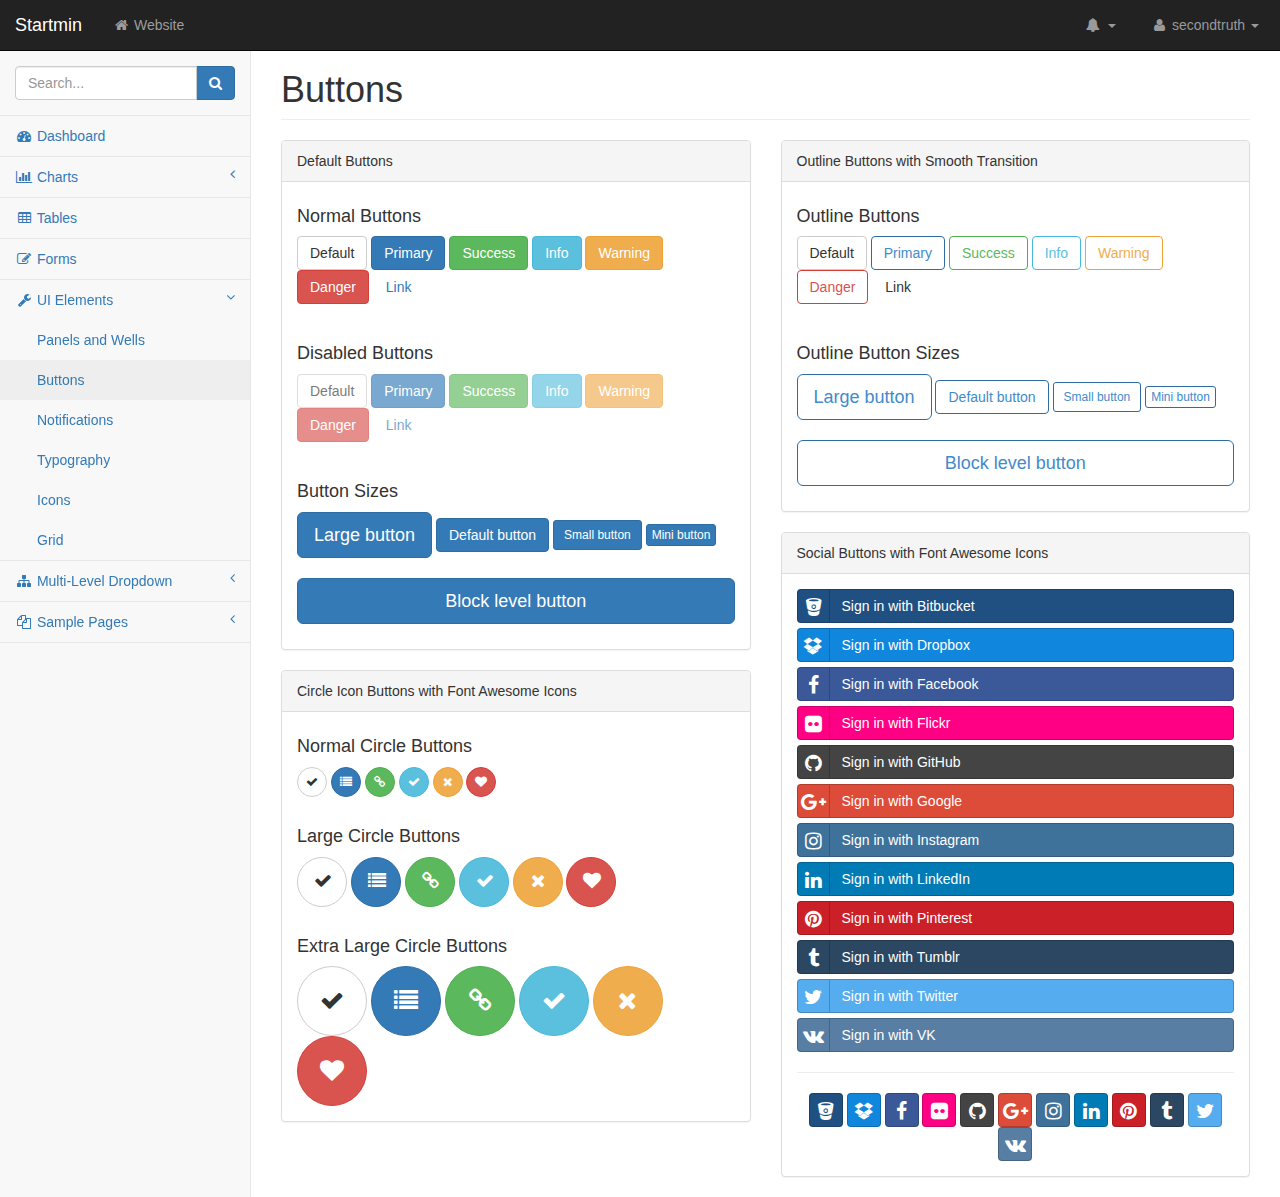
<file: amministrazione/pages/buttons.html>
<!DOCTYPE html>
<html lang="en">
    <head>
        <meta charset="utf-8">
        <meta http-equiv="X-UA-Compatible" content="IE=edge">
        <meta name="viewport" content="width=device-width, initial-scale=1">
        <meta name="description" content="">
        <meta name="author" content="">

        <title>Startmin - Bootstrap Admin Theme</title>

        <!-- Bootstrap Core CSS -->
        <link href="../css/bootstrap.min.css" rel="stylesheet">

        <!-- MetisMenu CSS -->
        <link href="../css/metisMenu.min.css" rel="stylesheet">

        <!-- Social Buttons CSS -->
        <link href="../css/bootstrap-social.css" rel="stylesheet">

        <!-- Custom CSS -->
        <link href="../css/startmin.css" rel="stylesheet">

        <!-- Custom Fonts -->
        <link href="../css/font-awesome.min.css" rel="stylesheet" type="text/css">

        <!-- HTML5 Shim and Respond.js IE8 support of HTML5 elements and media queries -->
        <!-- WARNING: Respond.js doesn't work if you view the page via file:// -->
        <!--[if lt IE 9]>
        <script src="https://oss.maxcdn.com/libs/html5shiv/3.7.0/html5shiv.js"></script>
        <script src="https://oss.maxcdn.com/libs/respond.js/1.4.2/respond.min.js"></script>
        <![endif]-->
    </head>
    <body>

        <div id="wrapper">

            <!-- Navigation -->
            <nav class="navbar navbar-inverse navbar-fixed-top" role="navigation">
                <div class="navbar-header">
                    <a class="navbar-brand" href="index.html">Startmin</a>
                </div>

                <button type="button" class="navbar-toggle" data-toggle="collapse" data-target=".navbar-collapse">
                    <span class="sr-only">Toggle navigation</span>
                    <span class="icon-bar"></span>
                    <span class="icon-bar"></span>
                    <span class="icon-bar"></span>
                </button>

                <ul class="nav navbar-nav navbar-left navbar-top-links">
                    <li><a href="#"><i class="fa fa-home fa-fw"></i> Website</a></li>
                </ul>

                <ul class="nav navbar-right navbar-top-links">
                    <li class="dropdown navbar-inverse">
                        <a class="dropdown-toggle" data-toggle="dropdown" href="#">
                            <i class="fa fa-bell fa-fw"></i> <b class="caret"></b>
                        </a>
                        <ul class="dropdown-menu dropdown-alerts">
                            <li>
                                <a href="#">
                                    <div>
                                        <i class="fa fa-comment fa-fw"></i> New Comment
                                        <span class="pull-right text-muted small">4 minutes ago</span>
                                    </div>
                                </a>
                            </li>
                            <li>
                                <a href="#">
                                    <div>
                                        <i class="fa fa-twitter fa-fw"></i> 3 New Followers
                                        <span class="pull-right text-muted small">12 minutes ago</span>
                                    </div>
                                </a>
                            </li>
                            <li>
                                <a href="#">
                                    <div>
                                        <i class="fa fa-envelope fa-fw"></i> Message Sent
                                        <span class="pull-right text-muted small">4 minutes ago</span>
                                    </div>
                                </a>
                            </li>
                            <li>
                                <a href="#">
                                    <div>
                                        <i class="fa fa-tasks fa-fw"></i> New Task
                                        <span class="pull-right text-muted small">4 minutes ago</span>
                                    </div>
                                </a>
                            </li>
                            <li>
                                <a href="#">
                                    <div>
                                        <i class="fa fa-upload fa-fw"></i> Server Rebooted
                                        <span class="pull-right text-muted small">4 minutes ago</span>
                                    </div>
                                </a>
                            </li>
                            <li class="divider"></li>
                            <li>
                                <a class="text-center" href="#">
                                    <strong>See All Alerts</strong>
                                    <i class="fa fa-angle-right"></i>
                                </a>
                            </li>
                        </ul>
                    </li>
                    <li class="dropdown">
                        <a class="dropdown-toggle" data-toggle="dropdown" href="#">
                            <i class="fa fa-user fa-fw"></i> secondtruth <b class="caret"></b>
                        </a>
                        <ul class="dropdown-menu dropdown-user">
                            <li><a href="#"><i class="fa fa-user fa-fw"></i> User Profile</a>
                            </li>
                            <li><a href="#"><i class="fa fa-gear fa-fw"></i> Settings</a>
                            </li>
                            <li class="divider"></li>
                            <li><a href="login.html"><i class="fa fa-sign-out fa-fw"></i> Logout</a>
                            </li>
                        </ul>
                    </li>
                </ul>
                <!-- /.navbar-top-links -->

                <div class="navbar-default sidebar" role="navigation">
                    <div class="sidebar-nav navbar-collapse">
                        <ul class="nav" id="side-menu">
                            <li class="sidebar-search">
                                <div class="input-group custom-search-form">
                                    <input type="text" class="form-control" placeholder="Search...">
                                    <span class="input-group-btn">
                                        <button class="btn btn-primary" type="button">
                                            <i class="fa fa-search"></i>
                                        </button>
                                </span>
                                </div>
                                <!-- /input-group -->
                            </li>
                            <li>
                                <a href="index.html"><i class="fa fa-dashboard fa-fw"></i> Dashboard</a>
                            </li>
                            <li>
                                <a href="#"><i class="fa fa-bar-chart-o fa-fw"></i> Charts<span class="fa arrow"></span></a>
                                <ul class="nav nav-second-level">
                                    <li>
                                        <a href="flot.html">Flot Charts</a>
                                    </li>
                                    <li>
                                        <a href="morris.html">Morris.js Charts</a>
                                    </li>
                                </ul>
                                <!-- /.nav-second-level -->
                            </li>
                            <li>
                                <a href="tables.html"><i class="fa fa-table fa-fw"></i> Tables</a>
                            </li>
                            <li>
                                <a href="forms.html"><i class="fa fa-edit fa-fw"></i> Forms</a>
                            </li>
                            <li>
                                <a href="#"><i class="fa fa-wrench fa-fw"></i> UI Elements<span class="fa arrow"></span></a>
                                <ul class="nav nav-second-level">
                                    <li>
                                        <a href="panels-wells.html">Panels and Wells</a>
                                    </li>
                                    <li>
                                        <a href="buttons.html">Buttons</a>
                                    </li>
                                    <li>
                                        <a href="notifications.html">Notifications</a>
                                    </li>
                                    <li>
                                        <a href="typography.html">Typography</a>
                                    </li>
                                    <li>
                                        <a href="icons.html"> Icons</a>
                                    </li>
                                    <li>
                                        <a href="grid.html">Grid</a>
                                    </li>
                                </ul>
                                <!-- /.nav-second-level -->
                            </li>
                            <li>
                                <a href="#"><i class="fa fa-sitemap fa-fw"></i> Multi-Level Dropdown<span class="fa arrow"></span></a>
                                <ul class="nav nav-second-level">
                                    <li>
                                        <a href="#">Second Level Item</a>
                                    </li>
                                    <li>
                                        <a href="#">Second Level Item</a>
                                    </li>
                                    <li>
                                        <a href="#">Third Level <span class="fa arrow"></span></a>
                                        <ul class="nav nav-third-level">
                                            <li>
                                                <a href="#">Third Level Item</a>
                                            </li>
                                            <li>
                                                <a href="#">Third Level Item</a>
                                            </li>
                                            <li>
                                                <a href="#">Third Level Item</a>
                                            </li>
                                            <li>
                                                <a href="#">Third Level Item</a>
                                            </li>
                                        </ul>
                                        <!-- /.nav-third-level -->
                                    </li>
                                </ul>
                                <!-- /.nav-second-level -->
                            </li>
                            <li>
                                <a href="#"><i class="fa fa-files-o fa-fw"></i> Sample Pages<span class="fa arrow"></span></a>
                                <ul class="nav nav-second-level">
                                    <li>
                                        <a href="blank.html">Blank Page</a>
                                    </li>
                                    <li>
                                        <a href="login.html">Login Page</a>
                                    </li>
                                </ul>
                                <!-- /.nav-second-level -->
                            </li>
                        </ul>
                    </div>
                    <!-- /.sidebar-collapse -->
                </div>
                <!-- /.navbar-static-side -->
            </nav>

            <!-- Page Content -->
            <div id="page-wrapper">
                <div class="row">
                    <div class="col-lg-12">
                        <h1 class="page-header">Buttons</h1>
                    </div>
                    <!-- /.col-lg-12 -->
                </div>
                <!-- /.row -->
                <div class="row">
                    <div class="col-lg-6">
                        <div class="panel panel-default">
                            <div class="panel-heading">
                                Default Buttons
                            </div>
                            <!-- /.panel-heading -->
                            <div class="panel-body">
                                <h4>Normal Buttons</h4>
                                <p>
                                    <button type="button" class="btn btn-default">Default</button>
                                    <button type="button" class="btn btn-primary">Primary</button>
                                    <button type="button" class="btn btn-success">Success</button>
                                    <button type="button" class="btn btn-info">Info</button>
                                    <button type="button" class="btn btn-warning">Warning</button>
                                    <button type="button" class="btn btn-danger">Danger</button>
                                    <button type="button" class="btn btn-link">Link</button>
                                </p>
                                <br>
                                <h4>Disabled Buttons</h4>
                                <p>
                                    <button type="button" class="btn btn-default disabled">Default</button>
                                    <button type="button" class="btn btn-primary disabled">Primary</button>
                                    <button type="button" class="btn btn-success disabled">Success</button>
                                    <button type="button" class="btn btn-info disabled">Info</button>
                                    <button type="button" class="btn btn-warning disabled">Warning</button>
                                    <button type="button" class="btn btn-danger disabled">Danger</button>
                                    <button type="button" class="btn btn-link disabled">Link</button>
                                </p>
                                <br>
                                <h4>Button Sizes</h4>
                                <p>
                                    <button type="button" class="btn btn-primary btn-lg">Large button</button>
                                    <button type="button" class="btn btn-primary">Default button</button>
                                    <button type="button" class="btn btn-primary btn-sm">Small button</button>
                                    <button type="button" class="btn btn-primary btn-xs">Mini button</button>
                                    <br>
                                    <br>
                                    <button type="button" class="btn btn-primary btn-lg btn-block">Block level button</button>
                                </p>
                            </div>
                            <!-- /.panel-body -->
                        </div>
                        <!-- /.panel -->
                        <div class="panel panel-default">
                            <div class="panel-heading">
                                Circle Icon Buttons with Font Awesome Icons
                            </div>
                            <!-- /.panel-heading -->
                            <div class="panel-body">
                                <h4>Normal Circle Buttons</h4>
                                <button type="button" class="btn btn-default btn-circle"><i class="fa fa-check"></i></button>
                                <button type="button" class="btn btn-primary btn-circle"><i class="fa fa-list"></i></button>
                                <button type="button" class="btn btn-success btn-circle"><i class="fa fa-link"></i></button>
                                <button type="button" class="btn btn-info btn-circle"><i class="fa fa-check"></i></button>
                                <button type="button" class="btn btn-warning btn-circle"><i class="fa fa-times"></i></button>
                                <button type="button" class="btn btn-danger btn-circle"><i class="fa fa-heart"></i></button>
                                <br><br>
                                <h4>Large Circle Buttons</h4>
                                <button type="button" class="btn btn-default btn-circle btn-lg"><i class="fa fa-check"></i></button>
                                <button type="button" class="btn btn-primary btn-circle btn-lg"><i class="fa fa-list"></i></button>
                                <button type="button" class="btn btn-success btn-circle btn-lg"><i class="fa fa-link"></i></button>
                                <button type="button" class="btn btn-info btn-circle btn-lg"><i class="fa fa-check"></i></button>
                                <button type="button" class="btn btn-warning btn-circle btn-lg"><i class="fa fa-times"></i></button>
                                <button type="button" class="btn btn-danger btn-circle btn-lg"><i class="fa fa-heart"></i></button>
                                <br><br>
                                <h4>Extra Large Circle Buttons</h4>
                                <button type="button" class="btn btn-default btn-circle btn-xl"><i class="fa fa-check"></i></button>
                                <button type="button" class="btn btn-primary btn-circle btn-xl"><i class="fa fa-list"></i></button>
                                <button type="button" class="btn btn-success btn-circle btn-xl"><i class="fa fa-link"></i></button>
                                <button type="button" class="btn btn-info btn-circle btn-xl"><i class="fa fa-check"></i></button>
                                <button type="button" class="btn btn-warning btn-circle btn-xl"><i class="fa fa-times"></i></button>
                                <button type="button" class="btn btn-danger btn-circle btn-xl"><i class="fa fa-heart"></i></button>
                            </div>
                            <!-- /.panel-body -->
                        </div>
                        <!-- /.panel -->
                    </div>
                    <!-- /.col-lg-6 -->
                    <div class="col-lg-6">
                        <div class="panel panel-default">
                            <div class="panel-heading">
                                Outline Buttons with Smooth Transition
                            </div>
                            <!-- /.panel-heading -->
                            <div class="panel-body">
                                <h4>Outline Buttons</h4>
                                <p>
                                    <button type="button" class="btn btn-outline btn-default">Default</button>
                                    <button type="button" class="btn btn-outline btn-primary">Primary</button>
                                    <button type="button" class="btn btn-outline btn-success">Success</button>
                                    <button type="button" class="btn btn-outline btn-info">Info</button>
                                    <button type="button" class="btn btn-outline btn-warning">Warning</button>
                                    <button type="button" class="btn btn-outline btn-danger">Danger</button>
                                    <button type="button" class="btn btn-outline btn-link">Link</button>
                                </p>
                                <br>
                                <h4>Outline Button Sizes</h4>
                                <p>
                                    <button type="button" class="btn btn-outline btn-primary btn-lg">Large button</button>
                                    <button type="button" class="btn btn-outline btn-primary">Default button</button>
                                    <button type="button" class="btn btn-outline btn-primary btn-sm">Small button</button>
                                    <button type="button" class="btn btn-outline btn-primary btn-xs">Mini button</button>
                                    <br>
                                    <br>
                                    <button type="button" class="btn btn-outline btn-primary btn-lg btn-block">Block level button</button>
                                </p>
                            </div>
                            <!-- /.panel-body -->
                        </div>
                        <!-- /.panel -->
                        <div class="panel panel-default">
                            <div class="panel-heading">
                                Social Buttons with Font Awesome Icons
                            </div>
                            <!-- /.panel-heading -->
                            <div class="panel-body">
                                <a class="btn btn-block btn-social btn-bitbucket">
                                    <i class="fa fa-bitbucket"></i> Sign in with Bitbucket
                                </a>
                                <a class="btn btn-block btn-social btn-dropbox">
                                    <i class="fa fa-dropbox"></i> Sign in with Dropbox
                                </a>
                                <a class="btn btn-block btn-social btn-facebook">
                                    <i class="fa fa-facebook"></i> Sign in with Facebook
                                </a>
                                <a class="btn btn-block btn-social btn-flickr">
                                    <i class="fa fa-flickr"></i> Sign in with Flickr
                                </a>
                                <a class="btn btn-block btn-social btn-github">
                                    <i class="fa fa-github"></i> Sign in with GitHub
                                </a>
                                <a class="btn btn-block btn-social btn-google-plus">
                                    <i class="fa fa-google-plus"></i> Sign in with Google
                                </a>
                                <a class="btn btn-block btn-social btn-instagram">
                                    <i class="fa fa-instagram"></i> Sign in with Instagram
                                </a>
                                <a class="btn btn-block btn-social btn-linkedin">
                                    <i class="fa fa-linkedin"></i> Sign in with LinkedIn
                                </a>
                                <a class="btn btn-block btn-social btn-pinterest">
                                    <i class="fa fa-pinterest"></i> Sign in with Pinterest
                                </a>
                                <a class="btn btn-block btn-social btn-tumblr">
                                    <i class="fa fa-tumblr"></i> Sign in with Tumblr
                                </a>
                                <a class="btn btn-block btn-social btn-twitter">
                                    <i class="fa fa-twitter"></i> Sign in with Twitter
                                </a>
                                <a class="btn btn-block btn-social btn-vk">
                                    <i class="fa fa-vk"></i> Sign in with VK
                                </a>

                                <hr>

                                <div class="text-center">
                                    <a class="btn btn-social-icon btn-bitbucket"><i class="fa fa-bitbucket"></i></a>
                                    <a class="btn btn-social-icon btn-dropbox"><i class="fa fa-dropbox"></i></a>
                                    <a class="btn btn-social-icon btn-facebook"><i class="fa fa-facebook"></i></a>
                                    <a class="btn btn-social-icon btn-flickr"><i class="fa fa-flickr"></i></a>
                                    <a class="btn btn-social-icon btn-github"><i class="fa fa-github"></i></a>
                                    <a class="btn btn-social-icon btn-google-plus"><i class="fa fa-google-plus"></i></a>
                                    <a class="btn btn-social-icon btn-instagram"><i class="fa fa-instagram"></i></a>
                                    <a class="btn btn-social-icon btn-linkedin"><i class="fa fa-linkedin"></i></a>
                                    <a class="btn btn-social-icon btn-pinterest"><i class="fa fa-pinterest"></i></a>
                                    <a class="btn btn-social-icon btn-tumblr"><i class="fa fa-tumblr"></i></a>
                                    <a class="btn btn-social-icon btn-twitter"><i class="fa fa-twitter"></i></a>
                                    <a class="btn btn-social-icon btn-vk"><i class="fa fa-vk"></i></a>
                                </div>
                            </div>
                            <!-- /.panel-body -->
                        </div>
                        <!-- /.panel -->
                    </div>
                    <!-- /.col-lg-6 -->
                </div>
                <!-- /.row -->
            </div>
            <!-- /#page-wrapper -->

        </div>
        <!-- /#wrapper -->

        <!-- jQuery -->
        <script src="../js/jquery.min.js"></script>

        <!-- Bootstrap Core JavaScript -->
        <script src="../js/bootstrap.min.js"></script>

        <!-- Metis Menu Plugin JavaScript -->
        <script src="../js/metisMenu.min.js"></script>

        <!-- Custom Theme JavaScript -->
        <script src="../js/startmin.js"></script>

    </body>
</html>
</file>
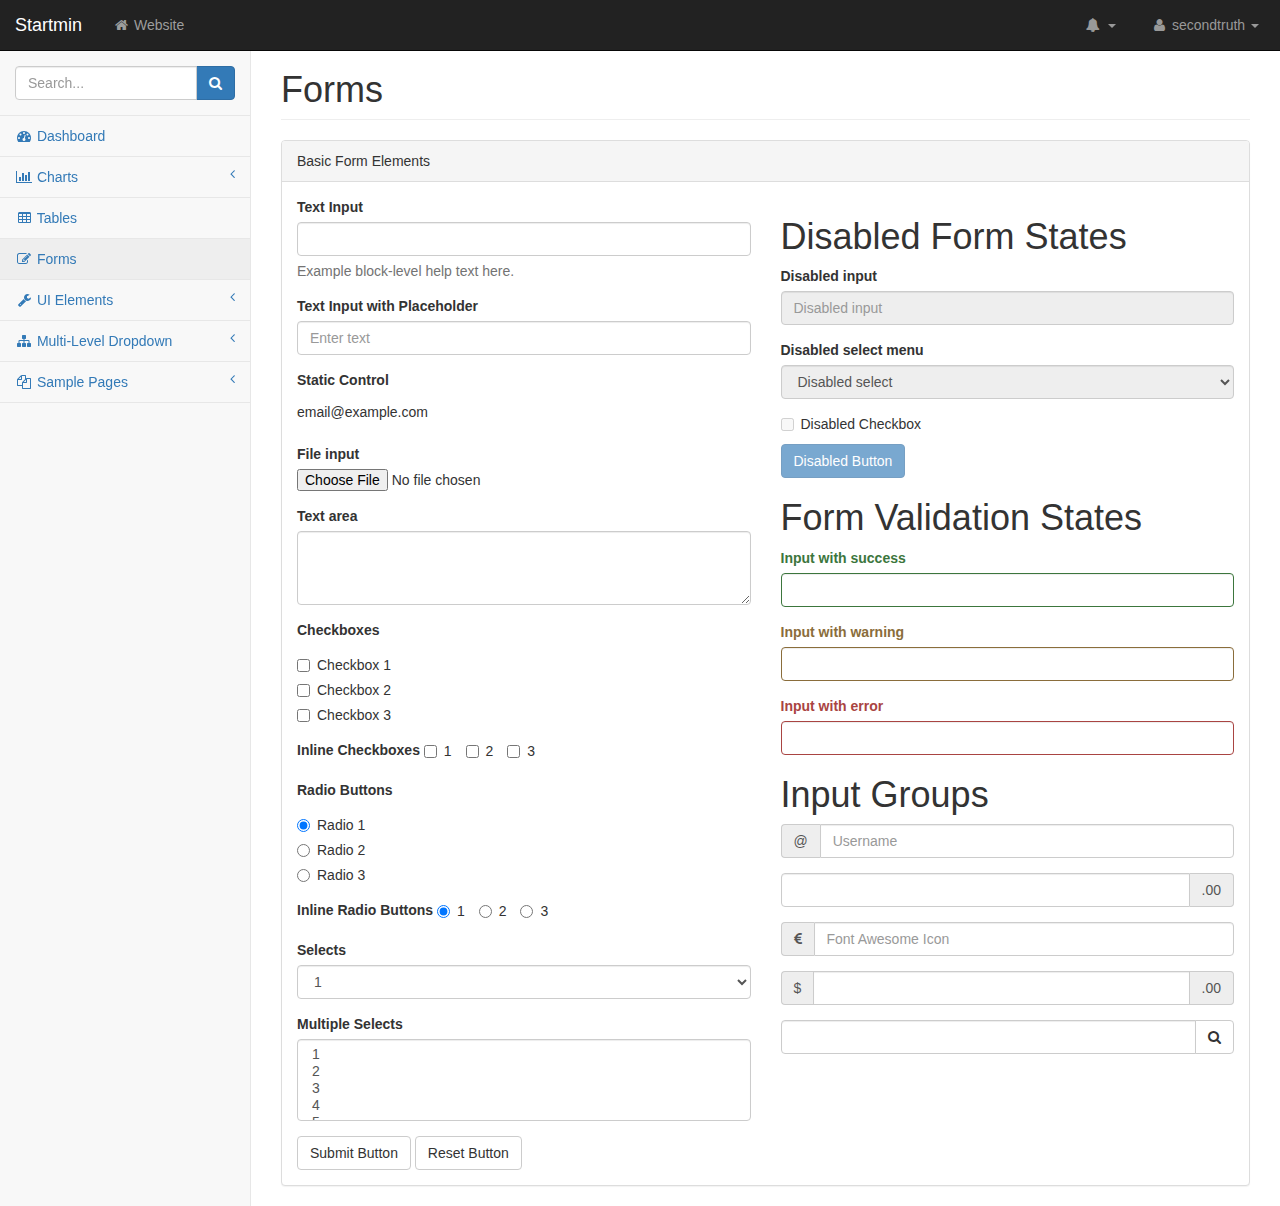
<file: amministrazione/pages/forms.html>
<!DOCTYPE html>
<html lang="en">
    <head>
        <meta charset="utf-8">
        <meta http-equiv="X-UA-Compatible" content="IE=edge">
        <meta name="viewport" content="width=device-width, initial-scale=1">
        <meta name="description" content="">
        <meta name="author" content="">

        <title>Startmin - Bootstrap Admin Theme</title>

        <!-- Bootstrap Core CSS -->
        <link href="../css/bootstrap.min.css" rel="stylesheet">

        <!-- MetisMenu CSS -->
        <link href="../css/metisMenu.min.css" rel="stylesheet">

        <!-- Custom CSS -->
        <link href="../css/startmin.css" rel="stylesheet">

        <!-- Custom Fonts -->
        <link href="../css/font-awesome.min.css" rel="stylesheet" type="text/css">

        <!-- HTML5 Shim and Respond.js IE8 support of HTML5 elements and media queries -->
        <!-- WARNING: Respond.js doesn't work if you view the page via file:// -->
        <!--[if lt IE 9]>
        <script src="https://oss.maxcdn.com/libs/html5shiv/3.7.0/html5shiv.js"></script>
        <script src="https://oss.maxcdn.com/libs/respond.js/1.4.2/respond.min.js"></script>
        <![endif]-->
    </head>
    <body>

        <div id="wrapper">

            <!-- Navigation -->
            <nav class="navbar navbar-inverse navbar-fixed-top" role="navigation">
                <div class="navbar-header">
                    <a class="navbar-brand" href="index.html">Startmin</a>
                </div>

                <button type="button" class="navbar-toggle" data-toggle="collapse" data-target=".navbar-collapse">
                    <span class="sr-only">Toggle navigation</span>
                    <span class="icon-bar"></span>
                    <span class="icon-bar"></span>
                    <span class="icon-bar"></span>
                </button>

                <ul class="nav navbar-nav navbar-left navbar-top-links">
                    <li><a href="#"><i class="fa fa-home fa-fw"></i> Website</a></li>
                </ul>

                <ul class="nav navbar-right navbar-top-links">
                    <li class="dropdown navbar-inverse">
                        <a class="dropdown-toggle" data-toggle="dropdown" href="#">
                            <i class="fa fa-bell fa-fw"></i> <b class="caret"></b>
                        </a>
                        <ul class="dropdown-menu dropdown-alerts">
                            <li>
                                <a href="#">
                                    <div>
                                        <i class="fa fa-comment fa-fw"></i> New Comment
                                        <span class="pull-right text-muted small">4 minutes ago</span>
                                    </div>
                                </a>
                            </li>
                            <li>
                                <a href="#">
                                    <div>
                                        <i class="fa fa-twitter fa-fw"></i> 3 New Followers
                                        <span class="pull-right text-muted small">12 minutes ago</span>
                                    </div>
                                </a>
                            </li>
                            <li>
                                <a href="#">
                                    <div>
                                        <i class="fa fa-envelope fa-fw"></i> Message Sent
                                        <span class="pull-right text-muted small">4 minutes ago</span>
                                    </div>
                                </a>
                            </li>
                            <li>
                                <a href="#">
                                    <div>
                                        <i class="fa fa-tasks fa-fw"></i> New Task
                                        <span class="pull-right text-muted small">4 minutes ago</span>
                                    </div>
                                </a>
                            </li>
                            <li>
                                <a href="#">
                                    <div>
                                        <i class="fa fa-upload fa-fw"></i> Server Rebooted
                                        <span class="pull-right text-muted small">4 minutes ago</span>
                                    </div>
                                </a>
                            </li>
                            <li class="divider"></li>
                            <li>
                                <a class="text-center" href="#">
                                    <strong>See All Alerts</strong>
                                    <i class="fa fa-angle-right"></i>
                                </a>
                            </li>
                        </ul>
                    </li>
                    <li class="dropdown">
                        <a class="dropdown-toggle" data-toggle="dropdown" href="#">
                            <i class="fa fa-user fa-fw"></i> secondtruth <b class="caret"></b>
                        </a>
                        <ul class="dropdown-menu dropdown-user">
                            <li><a href="#"><i class="fa fa-user fa-fw"></i> User Profile</a>
                            </li>
                            <li><a href="#"><i class="fa fa-gear fa-fw"></i> Settings</a>
                            </li>
                            <li class="divider"></li>
                            <li><a href="login.html"><i class="fa fa-sign-out fa-fw"></i> Logout</a>
                            </li>
                        </ul>
                    </li>
                </ul>
                <!-- /.navbar-top-links -->

                <div class="navbar-default sidebar" role="navigation">
                    <div class="sidebar-nav navbar-collapse">
                        <ul class="nav" id="side-menu">
                            <li class="sidebar-search">
                                <div class="input-group custom-search-form">
                                    <input type="text" class="form-control" placeholder="Search...">
                                    <span class="input-group-btn">
                                        <button class="btn btn-primary" type="button">
                                            <i class="fa fa-search"></i>
                                        </button>
                                </span>
                                </div>
                                <!-- /input-group -->
                            </li>
                            <li>
                                <a href="index.html"><i class="fa fa-dashboard fa-fw"></i> Dashboard</a>
                            </li>
                            <li>
                                <a href="#"><i class="fa fa-bar-chart-o fa-fw"></i> Charts<span class="fa arrow"></span></a>
                                <ul class="nav nav-second-level">
                                    <li>
                                        <a href="flot.html">Flot Charts</a>
                                    </li>
                                    <li>
                                        <a href="morris.html">Morris.js Charts</a>
                                    </li>
                                </ul>
                                <!-- /.nav-second-level -->
                            </li>
                            <li>
                                <a href="tables.html"><i class="fa fa-table fa-fw"></i> Tables</a>
                            </li>
                            <li>
                                <a href="forms.html"><i class="fa fa-edit fa-fw"></i> Forms</a>
                            </li>
                            <li>
                                <a href="#"><i class="fa fa-wrench fa-fw"></i> UI Elements<span class="fa arrow"></span></a>
                                <ul class="nav nav-second-level">
                                    <li>
                                        <a href="panels-wells.html">Panels and Wells</a>
                                    </li>
                                    <li>
                                        <a href="buttons.html">Buttons</a>
                                    </li>
                                    <li>
                                        <a href="notifications.html">Notifications</a>
                                    </li>
                                    <li>
                                        <a href="typography.html">Typography</a>
                                    </li>
                                    <li>
                                        <a href="icons.html"> Icons</a>
                                    </li>
                                    <li>
                                        <a href="grid.html">Grid</a>
                                    </li>
                                </ul>
                                <!-- /.nav-second-level -->
                            </li>
                            <li>
                                <a href="#"><i class="fa fa-sitemap fa-fw"></i> Multi-Level Dropdown<span class="fa arrow"></span></a>
                                <ul class="nav nav-second-level">
                                    <li>
                                        <a href="#">Second Level Item</a>
                                    </li>
                                    <li>
                                        <a href="#">Second Level Item</a>
                                    </li>
                                    <li>
                                        <a href="#">Third Level <span class="fa arrow"></span></a>
                                        <ul class="nav nav-third-level">
                                            <li>
                                                <a href="#">Third Level Item</a>
                                            </li>
                                            <li>
                                                <a href="#">Third Level Item</a>
                                            </li>
                                            <li>
                                                <a href="#">Third Level Item</a>
                                            </li>
                                            <li>
                                                <a href="#">Third Level Item</a>
                                            </li>
                                        </ul>
                                        <!-- /.nav-third-level -->
                                    </li>
                                </ul>
                                <!-- /.nav-second-level -->
                            </li>
                            <li>
                                <a href="#"><i class="fa fa-files-o fa-fw"></i> Sample Pages<span class="fa arrow"></span></a>
                                <ul class="nav nav-second-level">
                                    <li>
                                        <a href="blank.html">Blank Page</a>
                                    </li>
                                    <li>
                                        <a href="login.html">Login Page</a>
                                    </li>
                                </ul>
                                <!-- /.nav-second-level -->
                            </li>
                        </ul>
                    </div>
                    <!-- /.sidebar-collapse -->
                </div>
                <!-- /.navbar-static-side -->
            </nav>

            <div id="page-wrapper">
                <div class="row">
                    <div class="col-lg-12">
                        <h1 class="page-header">Forms</h1>
                    </div>
                    <!-- /.col-lg-12 -->
                </div>
                <!-- /.row -->
                <div class="row">
                    <div class="col-lg-12">
                        <div class="panel panel-default">
                            <div class="panel-heading">
                                Basic Form Elements
                            </div>
                            <div class="panel-body">
                                <div class="row">
                                    <div class="col-lg-6">
                                        <form role="form">
                                            <div class="form-group">
                                                <label>Text Input</label>
                                                <input class="form-control">
                                                <p class="help-block">Example block-level help text here.</p>
                                            </div>
                                            <div class="form-group">
                                                <label>Text Input with Placeholder</label>
                                                <input class="form-control" placeholder="Enter text">
                                            </div>
                                            <div class="form-group">
                                                <label>Static Control</label>
                                                <p class="form-control-static">email@example.com</p>
                                            </div>
                                            <div class="form-group">
                                                <label>File input</label>
                                                <input type="file">
                                            </div>
                                            <div class="form-group">
                                                <label>Text area</label>
                                                <textarea class="form-control" rows="3"></textarea>
                                            </div>
                                            <div class="form-group">
                                                <label>Checkboxes</label>
                                                <div class="checkbox">
                                                    <label>
                                                        <input type="checkbox" value="">Checkbox 1
                                                    </label>
                                                </div>
                                                <div class="checkbox">
                                                    <label>
                                                        <input type="checkbox" value="">Checkbox 2
                                                    </label>
                                                </div>
                                                <div class="checkbox">
                                                    <label>
                                                        <input type="checkbox" value="">Checkbox 3
                                                    </label>
                                                </div>
                                            </div>
                                            <div class="form-group">
                                                <label>Inline Checkboxes</label>
                                                <label class="checkbox-inline">
                                                    <input type="checkbox">1
                                                </label>
                                                <label class="checkbox-inline">
                                                    <input type="checkbox">2
                                                </label>
                                                <label class="checkbox-inline">
                                                    <input type="checkbox">3
                                                </label>
                                            </div>
                                            <div class="form-group">
                                                <label>Radio Buttons</label>
                                                <div class="radio">
                                                    <label>
                                                        <input type="radio" name="optionsRadios" id="optionsRadios1" value="option1" checked>Radio 1
                                                    </label>
                                                </div>
                                                <div class="radio">
                                                    <label>
                                                        <input type="radio" name="optionsRadios" id="optionsRadios2" value="option2">Radio 2
                                                    </label>
                                                </div>
                                                <div class="radio">
                                                    <label>
                                                        <input type="radio" name="optionsRadios" id="optionsRadios3" value="option3">Radio 3
                                                    </label>
                                                </div>
                                            </div>
                                            <div class="form-group">
                                                <label>Inline Radio Buttons</label>
                                                <label class="radio-inline">
                                                    <input type="radio" name="optionsRadiosInline" id="optionsRadiosInline1" value="option1" checked>1
                                                </label>
                                                <label class="radio-inline">
                                                    <input type="radio" name="optionsRadiosInline" id="optionsRadiosInline2" value="option2">2
                                                </label>
                                                <label class="radio-inline">
                                                    <input type="radio" name="optionsRadiosInline" id="optionsRadiosInline3" value="option3">3
                                                </label>
                                            </div>
                                            <div class="form-group">
                                                <label>Selects</label>
                                                <select class="form-control">
                                                    <option>1</option>
                                                    <option>2</option>
                                                    <option>3</option>
                                                    <option>4</option>
                                                    <option>5</option>
                                                </select>
                                            </div>
                                            <div class="form-group">
                                                <label>Multiple Selects</label>
                                                <select multiple class="form-control">
                                                    <option>1</option>
                                                    <option>2</option>
                                                    <option>3</option>
                                                    <option>4</option>
                                                    <option>5</option>
                                                </select>
                                            </div>
                                            <button type="submit" class="btn btn-default">Submit Button</button>
                                            <button type="reset" class="btn btn-default">Reset Button</button>
                                        </form>
                                    </div>
                                    <!-- /.col-lg-6 (nested) -->
                                    <div class="col-lg-6">
                                        <h1>Disabled Form States</h1>
                                        <form role="form">
                                            <fieldset disabled>
                                                <div class="form-group">
                                                    <label for="disabledSelect">Disabled input</label>
                                                    <input class="form-control" id="disabledInput" type="text" placeholder="Disabled input" disabled>
                                                </div>
                                                <div class="form-group">
                                                    <label for="disabledSelect">Disabled select menu</label>
                                                    <select id="disabledSelect" class="form-control">
                                                        <option>Disabled select</option>
                                                    </select>
                                                </div>
                                                <div class="checkbox">
                                                    <label>
                                                        <input type="checkbox">Disabled Checkbox
                                                    </label>
                                                </div>
                                                <button type="submit" class="btn btn-primary">Disabled Button</button>
                                            </fieldset>
                                        </form>
                                        <h1>Form Validation States</h1>
                                        <form role="form">
                                            <div class="form-group has-success">
                                                <label class="control-label" for="inputSuccess">Input with success</label>
                                                <input type="text" class="form-control" id="inputSuccess">
                                            </div>
                                            <div class="form-group has-warning">
                                                <label class="control-label" for="inputWarning">Input with warning</label>
                                                <input type="text" class="form-control" id="inputWarning">
                                            </div>
                                            <div class="form-group has-error">
                                                <label class="control-label" for="inputError">Input with error</label>
                                                <input type="text" class="form-control" id="inputError">
                                            </div>
                                        </form>
                                        <h1>Input Groups</h1>
                                        <form role="form">
                                            <div class="form-group input-group">
                                                <span class="input-group-addon">@</span>
                                                <input type="text" class="form-control" placeholder="Username">
                                            </div>
                                            <div class="form-group input-group">
                                                <input type="text" class="form-control">
                                                <span class="input-group-addon">.00</span>
                                            </div>
                                            <div class="form-group input-group">
                                                <span class="input-group-addon"><i class="fa fa-eur"></i>
                                                </span>
                                                <input type="text" class="form-control" placeholder="Font Awesome Icon">
                                            </div>
                                            <div class="form-group input-group">
                                                <span class="input-group-addon">$</span>
                                                <input type="text" class="form-control">
                                                <span class="input-group-addon">.00</span>
                                            </div>
                                            <div class="form-group input-group">
                                                <input type="text" class="form-control">
                                                <span class="input-group-btn">
                                                    <button class="btn btn-default" type="button"><i class="fa fa-search"></i>
                                                    </button>
                                                </span>
                                            </div>
                                        </form>
                                    </div>
                                    <!-- /.col-lg-6 (nested) -->
                                </div>
                                <!-- /.row (nested) -->
                            </div>
                            <!-- /.panel-body -->
                        </div>
                        <!-- /.panel -->
                    </div>
                    <!-- /.col-lg-12 -->
                </div>
                <!-- /.row -->
            </div>
            <!-- /#page-wrapper -->

        </div>
        <!-- /#wrapper -->

        <!-- jQuery -->
        <script src="../js/jquery.min.js"></script>

        <!-- Bootstrap Core JavaScript -->
        <script src="../js/bootstrap.min.js"></script>

        <!-- Metis Menu Plugin JavaScript -->
        <script src="../js/metisMenu.min.js"></script>

        <!-- Custom Theme JavaScript -->
        <script src="../js/startmin.js"></script>

    </body>
</html>
</file>
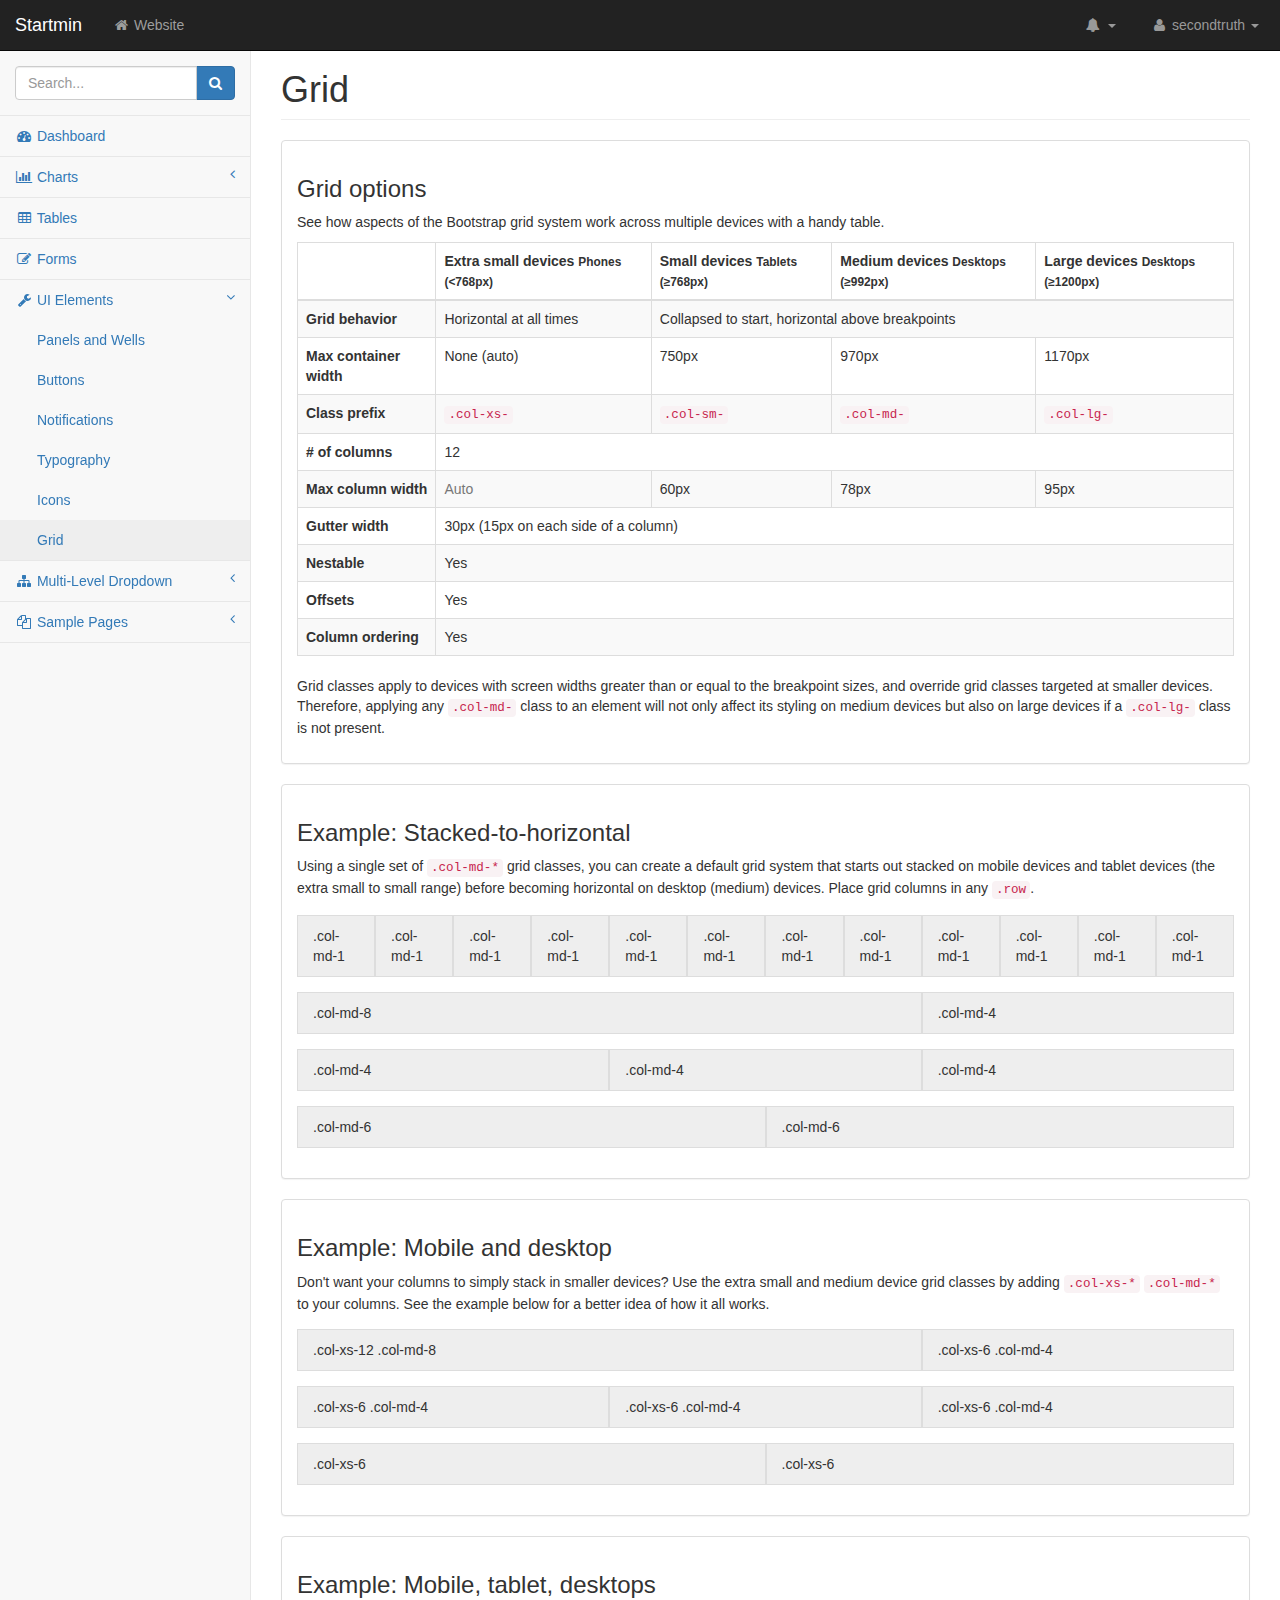
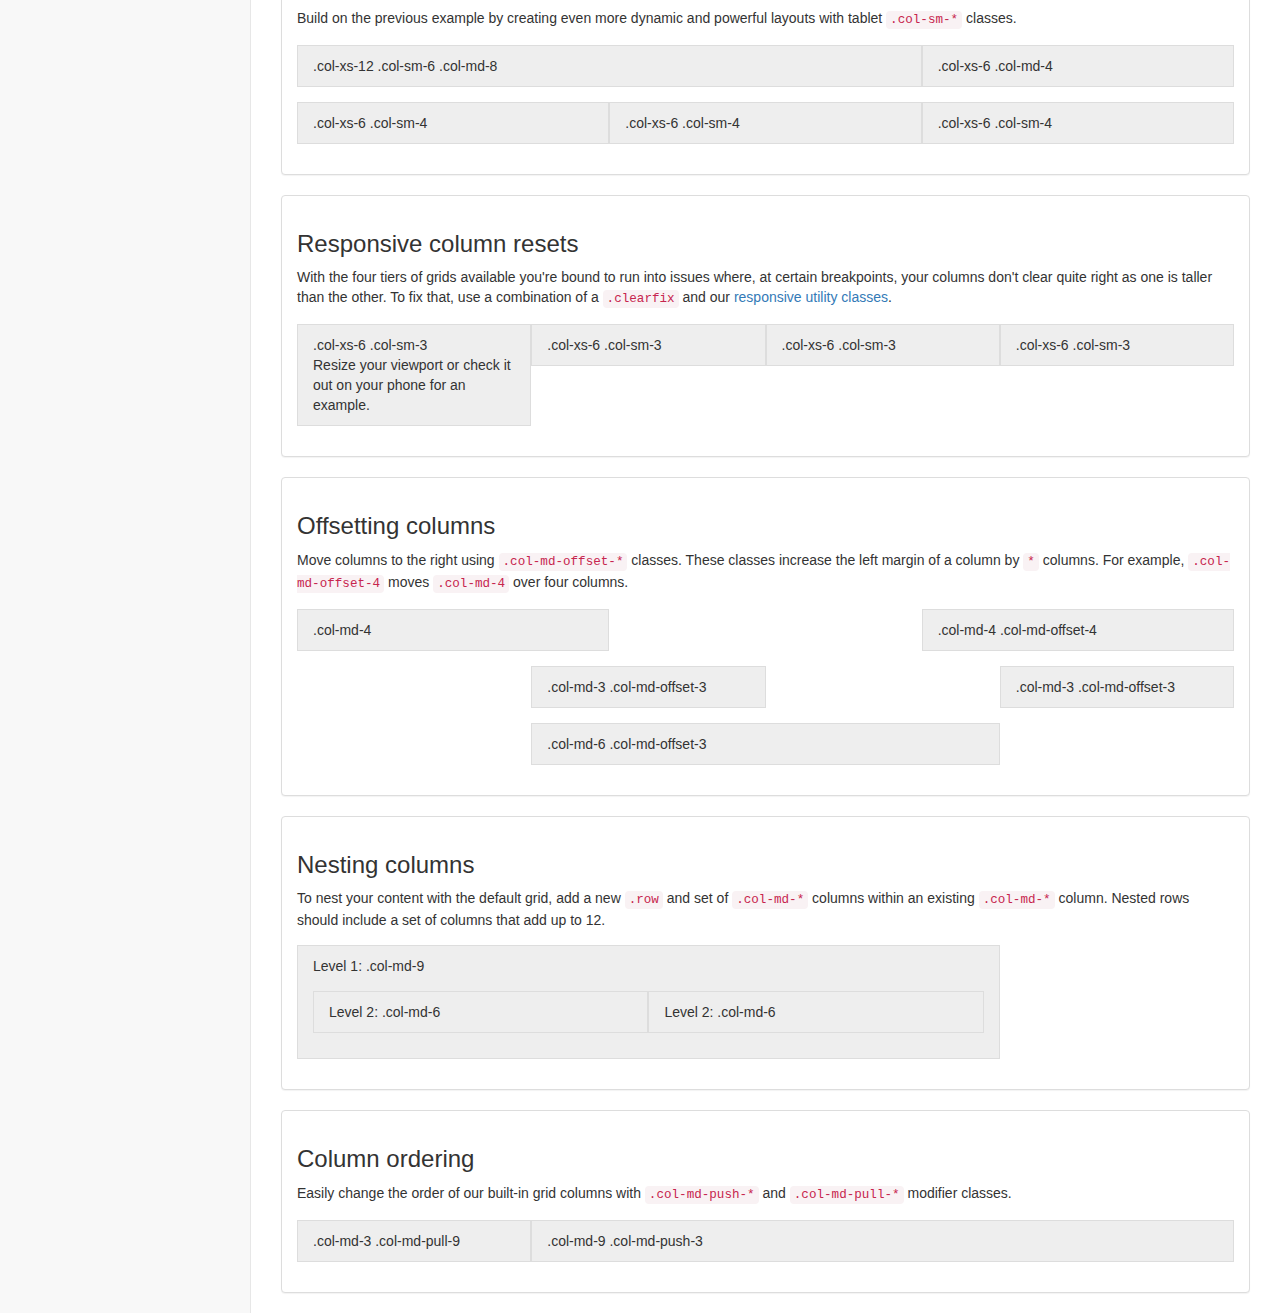
<file: amministrazione/pages/grid.html>
<!DOCTYPE html>
<html lang="en">
    <head>
        <meta charset="utf-8">
        <meta http-equiv="X-UA-Compatible" content="IE=edge">
        <meta name="viewport" content="width=device-width, initial-scale=1">
        <meta name="description" content="">
        <meta name="author" content="">

        <title>Startmin - Bootstrap Admin Theme</title>

        <!-- Bootstrap Core CSS -->
        <link href="../css/bootstrap.min.css" rel="stylesheet">

        <!-- MetisMenu CSS -->
        <link href="../css/metisMenu.min.css" rel="stylesheet">

        <!-- Custom CSS -->
        <link href="../css/startmin.css" rel="stylesheet">

        <!-- Custom Fonts -->
        <link href="../css/font-awesome.min.css" rel="stylesheet" type="text/css">

        <!-- HTML5 Shim and Respond.js IE8 support of HTML5 elements and media queries -->
        <!-- WARNING: Respond.js doesn't work if you view the page via file:// -->
        <!--[if lt IE 9]>
        <script src="https://oss.maxcdn.com/libs/html5shiv/3.7.0/html5shiv.js"></script>
        <script src="https://oss.maxcdn.com/libs/respond.js/1.4.2/respond.min.js"></script>
        <![endif]-->
    </head>
    <body>

        <div id="wrapper">

            <!-- Navigation -->
            <nav class="navbar navbar-inverse navbar-fixed-top" role="navigation">
                <div class="navbar-header">
                    <a class="navbar-brand" href="index.html">Startmin</a>
                </div>

                <button type="button" class="navbar-toggle" data-toggle="collapse" data-target=".navbar-collapse">
                    <span class="sr-only">Toggle navigation</span>
                    <span class="icon-bar"></span>
                    <span class="icon-bar"></span>
                    <span class="icon-bar"></span>
                </button>

                <ul class="nav navbar-nav navbar-left navbar-top-links">
                    <li><a href="#"><i class="fa fa-home fa-fw"></i> Website</a></li>
                </ul>

                <ul class="nav navbar-right navbar-top-links">
                    <li class="dropdown navbar-inverse">
                        <a class="dropdown-toggle" data-toggle="dropdown" href="#">
                            <i class="fa fa-bell fa-fw"></i> <b class="caret"></b>
                        </a>
                        <ul class="dropdown-menu dropdown-alerts">
                            <li>
                                <a href="#">
                                    <div>
                                        <i class="fa fa-comment fa-fw"></i> New Comment
                                        <span class="pull-right text-muted small">4 minutes ago</span>
                                    </div>
                                </a>
                            </li>
                            <li>
                                <a href="#">
                                    <div>
                                        <i class="fa fa-twitter fa-fw"></i> 3 New Followers
                                        <span class="pull-right text-muted small">12 minutes ago</span>
                                    </div>
                                </a>
                            </li>
                            <li>
                                <a href="#">
                                    <div>
                                        <i class="fa fa-envelope fa-fw"></i> Message Sent
                                        <span class="pull-right text-muted small">4 minutes ago</span>
                                    </div>
                                </a>
                            </li>
                            <li>
                                <a href="#">
                                    <div>
                                        <i class="fa fa-tasks fa-fw"></i> New Task
                                        <span class="pull-right text-muted small">4 minutes ago</span>
                                    </div>
                                </a>
                            </li>
                            <li>
                                <a href="#">
                                    <div>
                                        <i class="fa fa-upload fa-fw"></i> Server Rebooted
                                        <span class="pull-right text-muted small">4 minutes ago</span>
                                    </div>
                                </a>
                            </li>
                            <li class="divider"></li>
                            <li>
                                <a class="text-center" href="#">
                                    <strong>See All Alerts</strong>
                                    <i class="fa fa-angle-right"></i>
                                </a>
                            </li>
                        </ul>
                    </li>
                    <li class="dropdown">
                        <a class="dropdown-toggle" data-toggle="dropdown" href="#">
                            <i class="fa fa-user fa-fw"></i> secondtruth <b class="caret"></b>
                        </a>
                        <ul class="dropdown-menu dropdown-user">
                            <li><a href="#"><i class="fa fa-user fa-fw"></i> User Profile</a>
                            </li>
                            <li><a href="#"><i class="fa fa-gear fa-fw"></i> Settings</a>
                            </li>
                            <li class="divider"></li>
                            <li><a href="login.html"><i class="fa fa-sign-out fa-fw"></i> Logout</a>
                            </li>
                        </ul>
                    </li>
                </ul>
                <!-- /.navbar-top-links -->

                <div class="navbar-default sidebar" role="navigation">
                    <div class="sidebar-nav navbar-collapse">
                        <ul class="nav" id="side-menu">
                            <li class="sidebar-search">
                                <div class="input-group custom-search-form">
                                    <input type="text" class="form-control" placeholder="Search...">
                                    <span class="input-group-btn">
                                        <button class="btn btn-primary" type="button">
                                            <i class="fa fa-search"></i>
                                        </button>
                                </span>
                                </div>
                                <!-- /input-group -->
                            </li>
                            <li>
                                <a href="index.html"><i class="fa fa-dashboard fa-fw"></i> Dashboard</a>
                            </li>
                            <li>
                                <a href="#"><i class="fa fa-bar-chart-o fa-fw"></i> Charts<span class="fa arrow"></span></a>
                                <ul class="nav nav-second-level">
                                    <li>
                                        <a href="flot.html">Flot Charts</a>
                                    </li>
                                    <li>
                                        <a href="morris.html">Morris.js Charts</a>
                                    </li>
                                </ul>
                                <!-- /.nav-second-level -->
                            </li>
                            <li>
                                <a href="tables.html"><i class="fa fa-table fa-fw"></i> Tables</a>
                            </li>
                            <li>
                                <a href="forms.html"><i class="fa fa-edit fa-fw"></i> Forms</a>
                            </li>
                            <li class="active">
                                <a href="#"><i class="fa fa-wrench fa-fw"></i> UI Elements<span class="fa arrow"></span></a>
                                <ul class="nav nav-second-level">
                                    <li>
                                        <a href="panels-wells.html">Panels and Wells</a>
                                    </li>
                                    <li>
                                        <a href="buttons.html">Buttons</a>
                                    </li>
                                    <li>
                                        <a href="notifications.html">Notifications</a>
                                    </li>
                                    <li>
                                        <a href="typography.html">Typography</a>
                                    </li>
                                    <li>
                                        <a href="icons.html"> Icons</a>
                                    </li>
                                    <li>
                                        <a href="grid.html" class="active">Grid</a>
                                    </li>
                                </ul>
                                <!-- /.nav-second-level -->
                            </li>
                            <li>
                                <a href="#"><i class="fa fa-sitemap fa-fw"></i> Multi-Level Dropdown<span class="fa arrow"></span></a>
                                <ul class="nav nav-second-level">
                                    <li>
                                        <a href="#">Second Level Item</a>
                                    </li>
                                    <li>
                                        <a href="#">Second Level Item</a>
                                    </li>
                                    <li>
                                        <a href="#">Third Level <span class="fa arrow"></span></a>
                                        <ul class="nav nav-third-level">
                                            <li>
                                                <a href="#">Third Level Item</a>
                                            </li>
                                            <li>
                                                <a href="#">Third Level Item</a>
                                            </li>
                                            <li>
                                                <a href="#">Third Level Item</a>
                                            </li>
                                            <li>
                                                <a href="#">Third Level Item</a>
                                            </li>
                                        </ul>
                                        <!-- /.nav-third-level -->
                                    </li>
                                </ul>
                                <!-- /.nav-second-level -->
                            </li>
                            <li>
                                <a href="#"><i class="fa fa-files-o fa-fw"></i> Sample Pages<span class="fa arrow"></span></a>
                                <ul class="nav nav-second-level">
                                    <li>
                                        <a href="blank.html">Blank Page</a>
                                    </li>
                                    <li>
                                        <a href="login.html">Login Page</a>
                                    </li>
                                </ul>
                                <!-- /.nav-second-level -->
                            </li>
                        </ul>
                    </div>
                    <!-- /.sidebar-collapse -->
                </div>
                <!-- /.navbar-static-side -->
            </nav>

            <div id="page-wrapper">
                <div class="row">
                    <div class="col-lg-12">
                        <h1 class="page-header">Grid</h1>
                    </div>
                    <!-- /.col-lg-12 -->
                </div>
                <!-- /.row -->
                <div class="row">
                    <div class="col-lg-12">
                        <div class="panel panel-default">
                            <div class="panel-body">
                                <h3>Grid options</h3>
                                <p>See how aspects of the Bootstrap grid system work across multiple devices with a handy table.</p>
                                <div class="table-responsive">
                                    <table class="table table-bordered table-striped">
                                        <thead>
                                            <tr>
                                                <th></th>
                                                <th>
                                                    Extra small devices
                                                    <small>Phones (&lt;768px)</small>
                                                </th>
                                                <th>
                                                    Small devices
                                                    <small>Tablets (&ge;768px)</small>
                                                </th>
                                                <th>
                                                    Medium devices
                                                    <small>Desktops (&ge;992px)</small>
                                                </th>
                                                <th>
                                                    Large devices
                                                    <small>Desktops (&ge;1200px)</small>
                                                </th>
                                            </tr>
                                        </thead>
                                        <tbody>
                                            <tr>
                                                <th>Grid behavior</th>
                                                <td>Horizontal at all times</td>
                                                <td colspan="3">Collapsed to start, horizontal above breakpoints</td>
                                            </tr>
                                            <tr>
                                                <th>Max container width</th>
                                                <td>None (auto)</td>
                                                <td>750px</td>
                                                <td>970px</td>
                                                <td>1170px</td>
                                            </tr>
                                            <tr>
                                                <th>Class prefix</th>
                                                <td>
                                                    <code>.col-xs-</code>
                                                </td>
                                                <td>
                                                    <code>.col-sm-</code>
                                                </td>
                                                <td>
                                                    <code>.col-md-</code>
                                                </td>
                                                <td>
                                                    <code>.col-lg-</code>
                                                </td>
                                            </tr>
                                            <tr>
                                                <th># of columns</th>
                                                <td colspan="4">12</td>
                                            </tr>
                                            <tr>
                                                <th>Max column width</th>
                                                <td class="text-muted">Auto</td>
                                                <td>60px</td>
                                                <td>78px</td>
                                                <td>95px</td>
                                            </tr>
                                            <tr>
                                                <th>Gutter width</th>
                                                <td colspan="4">30px (15px on each side of a column)</td>
                                            </tr>
                                            <tr>
                                                <th>Nestable</th>
                                                <td colspan="4">Yes</td>
                                            </tr>
                                            <tr>
                                                <th>Offsets</th>
                                                <td colspan="4">Yes</td>
                                            </tr>
                                            <tr>
                                                <th>Column ordering</th>
                                                <td colspan="4">Yes</td>
                                            </tr>
                                        </tbody>
                                    </table>
                                </div>
                                <p>Grid classes apply to devices with screen widths greater than or equal to the breakpoint sizes, and override grid classes targeted at smaller devices. Therefore, applying any
                                    <code>.col-md-</code> class to an element will not only affect its styling on medium devices but also on large devices if a
                                    <code>.col-lg-</code> class is not present.</p>
                            </div>
                        </div>
                    </div>
                    <!-- /.col-lg-12 -->
                </div>
                <!-- /.row -->

                <div class="row">
                    <div class="col-lg-12">
                        <div class="panel panel-default">
                            <div class="panel-body">
                                <h3>Example: Stacked-to-horizontal</h3>
                                <p>Using a single set of
                                    <code>.col-md-*</code> grid classes, you can create a default grid system that starts out stacked on mobile devices and tablet devices (the extra small to small range) before becoming horizontal on desktop (medium) devices. Place grid columns in any
                                    <code>.row</code>.</p>
                                <div class="row show-grid">
                                    <div class="col-md-1">.col-md-1</div>
                                    <div class="col-md-1">.col-md-1</div>
                                    <div class="col-md-1">.col-md-1</div>
                                    <div class="col-md-1">.col-md-1</div>
                                    <div class="col-md-1">.col-md-1</div>
                                    <div class="col-md-1">.col-md-1</div>
                                    <div class="col-md-1">.col-md-1</div>
                                    <div class="col-md-1">.col-md-1</div>
                                    <div class="col-md-1">.col-md-1</div>
                                    <div class="col-md-1">.col-md-1</div>
                                    <div class="col-md-1">.col-md-1</div>
                                    <div class="col-md-1">.col-md-1</div>
                                </div>
                                <div class="row show-grid">
                                    <div class="col-md-8">.col-md-8</div>
                                    <div class="col-md-4">.col-md-4</div>
                                </div>
                                <div class="row show-grid">
                                    <div class="col-md-4">.col-md-4</div>
                                    <div class="col-md-4">.col-md-4</div>
                                    <div class="col-md-4">.col-md-4</div>
                                </div>
                                <div class="row show-grid">
                                    <div class="col-md-6">.col-md-6</div>
                                    <div class="col-md-6">.col-md-6</div>
                                </div>
                            </div>
                        </div>
                    </div>
                    <!-- /.col-lg-12 -->
                </div>
                <!-- /.row -->

                <div class="row">
                    <div class="col-lg-12">
                        <div class="panel panel-default">
                            <div class="panel-body">
                                <h3>Example: Mobile and desktop</h3>
                                <p>Don't want your columns to simply stack in smaller devices? Use the extra small and medium device grid classes by adding
                                    <code>.col-xs-*</code>
                                    <code>.col-md-*</code> to your columns. See the example below for a better idea of how it all works.</p>
                                <div class="row show-grid">
                                    <div class="col-xs-12 col-md-8">.col-xs-12 .col-md-8</div>
                                    <div class="col-xs-6 col-md-4">.col-xs-6 .col-md-4</div>
                                </div>
                                <div class="row show-grid">
                                    <div class="col-xs-6 col-md-4">.col-xs-6 .col-md-4</div>
                                    <div class="col-xs-6 col-md-4">.col-xs-6 .col-md-4</div>
                                    <div class="col-xs-6 col-md-4">.col-xs-6 .col-md-4</div>
                                </div>
                                <div class="row show-grid">
                                    <div class="col-xs-6">.col-xs-6</div>
                                    <div class="col-xs-6">.col-xs-6</div>
                                </div>
                            </div>
                        </div>
                    </div>
                    <!-- /.col-lg-12 -->
                </div>
                <!-- /.row -->

                <div class="row">
                    <div class="col-lg-12">
                        <div class="panel panel-default">
                            <div class="panel-body">
                                <h3>Example: Mobile, tablet, desktops</h3>
                                <p>Build on the previous example by creating even more dynamic and powerful layouts with tablet
                                    <code>.col-sm-*</code> classes.</p>
                                <div class="row show-grid">
                                    <div class="col-xs-12 col-sm-6 col-md-8">.col-xs-12 .col-sm-6 .col-md-8</div>
                                    <div class="col-xs-6 col-md-4">.col-xs-6 .col-md-4</div>
                                </div>
                                <div class="row show-grid">
                                    <div class="col-xs-6 col-sm-4">.col-xs-6 .col-sm-4</div>
                                    <div class="col-xs-6 col-sm-4">.col-xs-6 .col-sm-4</div>
                                    <!-- Optional: clear the XS cols if their content doesn't match in height -->
                                    <div class="clearfix visible-xs"></div>
                                    <div class="col-xs-6 col-sm-4">.col-xs-6 .col-sm-4</div>
                                </div>
                            </div>
                        </div>
                    </div>
                    <!-- /.col-lg-12 -->
                </div>
                <!-- /.row -->

                <div class="row">
                    <div class="col-lg-12">
                        <div class="panel panel-default">
                            <div class="panel-body">
                                <h3 id="grid-responsive-resets">Responsive column resets</h3>
                                <p>With the four tiers of grids available you're bound to run into issues where, at certain breakpoints, your columns don't clear quite right as one is taller than the other. To fix that, use a combination of a
                                    <code>.clearfix</code> and our <a href="#responsive-utilities">responsive utility classes</a>.</p>
                                <div class="row show-grid">
                                    <div class="col-xs-6 col-sm-3">
                                        .col-xs-6 .col-sm-3
                                        <br>Resize your viewport or check it out on your phone for an example.
                                    </div>
                                    <div class="col-xs-6 col-sm-3">.col-xs-6 .col-sm-3</div>

                                    <!-- Add the extra clearfix for only the required viewport -->
                                    <div class="clearfix visible-xs"></div>

                                    <div class="col-xs-6 col-sm-3">.col-xs-6 .col-sm-3</div>
                                    <div class="col-xs-6 col-sm-3">.col-xs-6 .col-sm-3</div>
                                </div>
                            </div>
                        </div>
                    </div>
                    <!-- /.col-lg-12 -->
                </div>
                <!-- /.row -->

                <div class="row">
                    <div class="col-lg-12">
                        <div class="panel panel-default">
                            <div class="panel-body">
                                <h3 id="grid-offsetting">Offsetting columns</h3>
                                <p>Move columns to the right using
                                    <code>.col-md-offset-*</code> classes. These classes increase the left margin of a column by
                                    <code>*</code> columns. For example,
                                    <code>.col-md-offset-4</code> moves
                                    <code>.col-md-4</code> over four columns.</p>
                                <div class="row show-grid">
                                    <div class="col-md-4">.col-md-4</div>
                                    <div class="col-md-4 col-md-offset-4">.col-md-4 .col-md-offset-4</div>
                                </div>
                                <div class="row show-grid">
                                    <div class="col-md-3 col-md-offset-3">.col-md-3 .col-md-offset-3</div>
                                    <div class="col-md-3 col-md-offset-3">.col-md-3 .col-md-offset-3</div>
                                </div>
                                <div class="row show-grid">
                                    <div class="col-md-6 col-md-offset-3">.col-md-6 .col-md-offset-3</div>
                                </div>
                            </div>
                        </div>
                    </div>
                    <!-- /.col-lg-12 -->
                </div>
                <!-- /.row -->

                <div class="row">
                    <div class="col-lg-12">
                        <div class="panel panel-default">
                            <div class="panel-body">
                                <h3 id="grid-nesting">Nesting columns</h3>
                                <p>To nest your content with the default grid, add a new
                                    <code>.row</code> and set of
                                    <code>.col-md-*</code> columns within an existing
                                    <code>.col-md-*</code> column. Nested rows should include a set of columns that add up to 12.</p>
                                <div class="row show-grid">
                                    <div class="col-md-9">
                                        Level 1: .col-md-9
                                        <div class="row show-grid">
                                            <div class="col-md-6">
                                                Level 2: .col-md-6
                                            </div>
                                            <div class="col-md-6">
                                                Level 2: .col-md-6
                                            </div>
                                        </div>
                                    </div>
                                </div>
                            </div>
                        </div>
                    </div>
                    <!-- /.col-lg-12 -->
                </div>
                <!-- /.row -->

                <div class="row">
                    <div class="col-lg-12">
                        <div class="panel panel-default">
                            <div class="panel-body">
                                <h3 id="grid-column-ordering">Column ordering</h3>
                                <p>Easily change the order of our built-in grid columns with
                                    <code>.col-md-push-*</code> and
                                    <code>.col-md-pull-*</code> modifier classes.</p>
                                <div class="row show-grid">
                                    <div class="col-md-9 col-md-push-3">.col-md-9 .col-md-push-3</div>
                                    <div class="col-md-3 col-md-pull-9">.col-md-3 .col-md-pull-9</div>
                                </div>
                            </div>
                        </div>
                    </div>
                    <!-- /.col-lg-12 -->
                </div>
                <!-- /.row -->

            </div>
            <!-- /#page-wrapper -->

        </div>
        <!-- /#wrapper -->

        <!-- jQuery -->
        <script src="../js/jquery.min.js"></script>

        <!-- Bootstrap Core JavaScript -->
        <script src="../js/bootstrap.min.js"></script>

        <!-- Metis Menu Plugin JavaScript -->
        <script src="../js/metisMenu.min.js"></script>

        <!-- Custom Theme JavaScript -->
        <script src="../js/startmin.js"></script>

    </body>

</html>
</file>
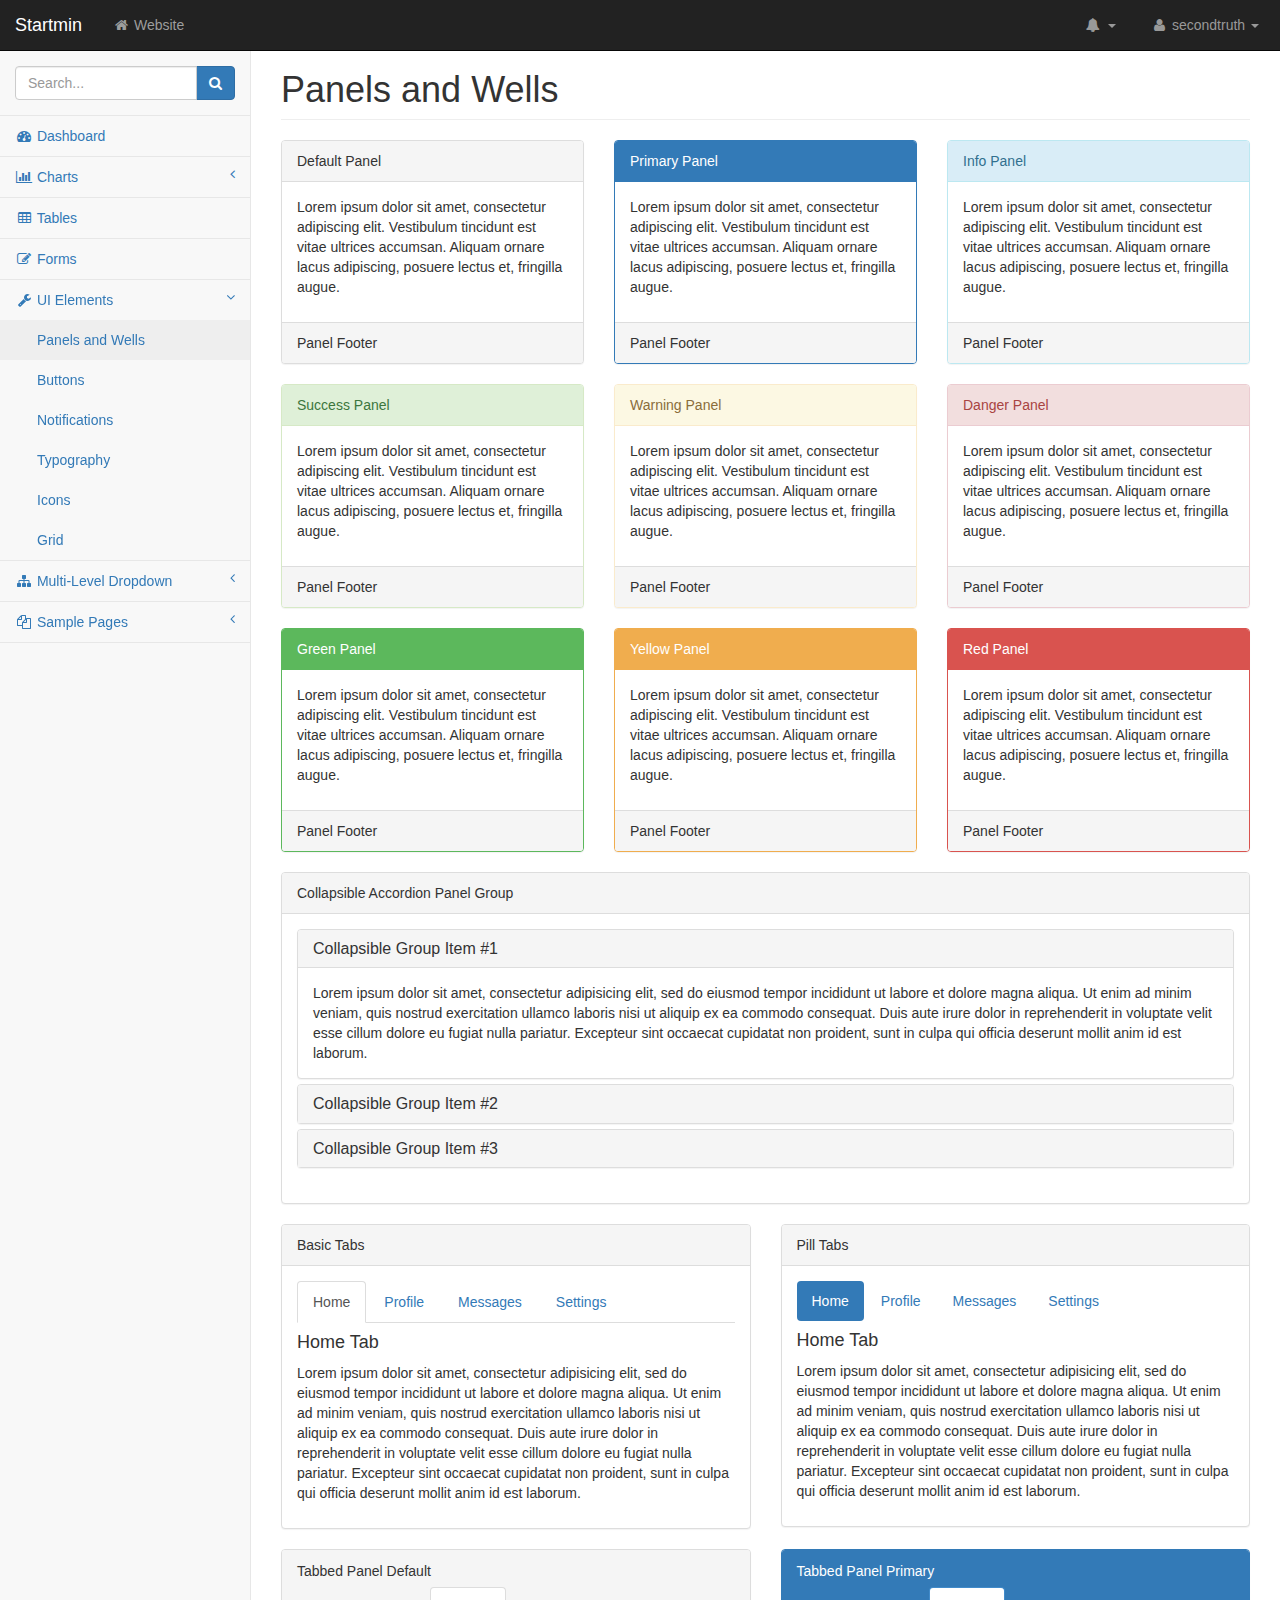
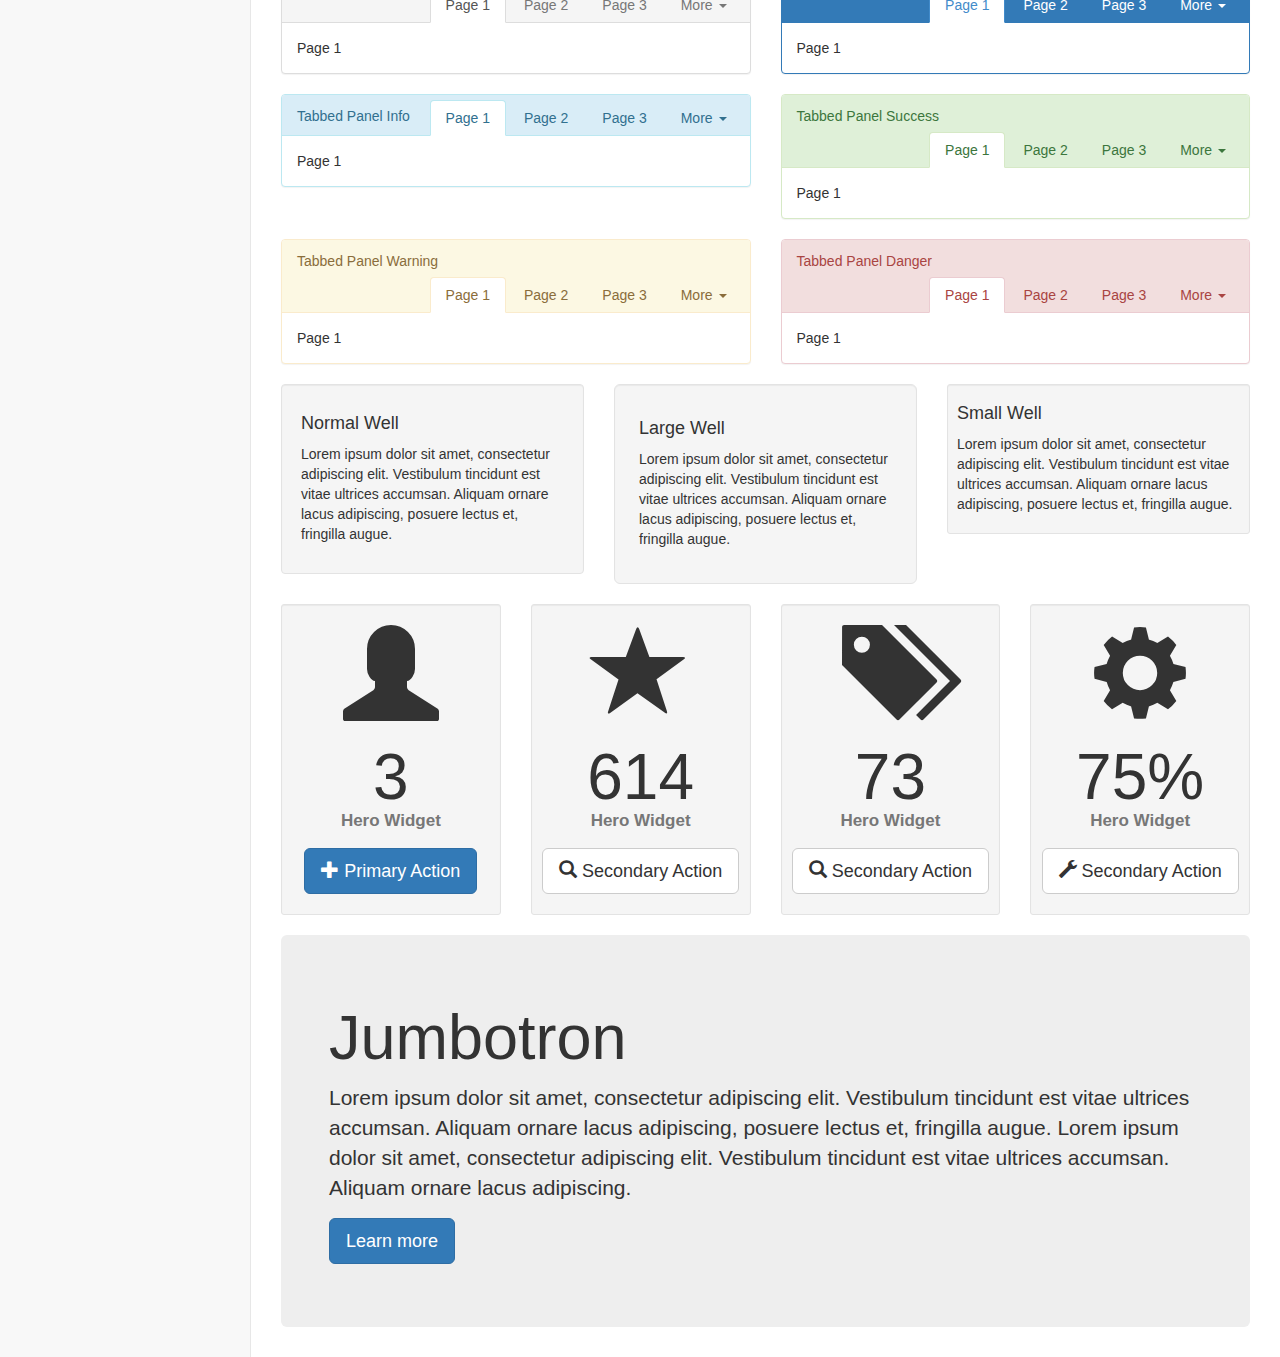
<file: amministrazione/pages/panels-wells.html>
<!DOCTYPE html>
<html lang="en">
    <head>
        <meta charset="utf-8">
        <meta http-equiv="X-UA-Compatible" content="IE=edge">
        <meta name="viewport" content="width=device-width, initial-scale=1">
        <meta name="description" content="">
        <meta name="author" content="">

        <title>Startmin - Bootstrap Admin Theme</title>

        <!-- Bootstrap Core CSS -->
        <link href="../css/bootstrap.min.css" rel="stylesheet">

        <!-- MetisMenu CSS -->
        <link href="../css/metisMenu.min.css" rel="stylesheet">

        <!-- Custom CSS -->
        <link href="../css/startmin.css" rel="stylesheet">

        <!-- Custom Fonts -->
        <link href="../css/font-awesome.min.css" rel="stylesheet" type="text/css">

        <!-- HTML5 Shim and Respond.js IE8 support of HTML5 elements and media queries -->
        <!-- WARNING: Respond.js doesn't work if you view the page via file:// -->
        <!--[if lt IE 9]>
        <script src="https://oss.maxcdn.com/libs/html5shiv/3.7.0/html5shiv.js"></script>
        <script src="https://oss.maxcdn.com/libs/respond.js/1.4.2/respond.min.js"></script>
        <![endif]-->
    </head>
    <body>

        <div id="wrapper">

            <!-- Navigation -->
            <nav class="navbar navbar-inverse navbar-fixed-top" role="navigation">
                <div class="navbar-header">
                    <a class="navbar-brand" href="index.html">Startmin</a>
                </div>

                <button type="button" class="navbar-toggle" data-toggle="collapse" data-target=".navbar-collapse">
                    <span class="sr-only">Toggle navigation</span>
                    <span class="icon-bar"></span>
                    <span class="icon-bar"></span>
                    <span class="icon-bar"></span>
                </button>

                <ul class="nav navbar-nav navbar-left navbar-top-links">
                    <li><a href="#"><i class="fa fa-home fa-fw"></i> Website</a></li>
                </ul>

                <ul class="nav navbar-right navbar-top-links">
                    <li class="dropdown navbar-inverse">
                        <a class="dropdown-toggle" data-toggle="dropdown" href="#">
                            <i class="fa fa-bell fa-fw"></i> <b class="caret"></b>
                        </a>
                        <ul class="dropdown-menu dropdown-alerts">
                            <li>
                                <a href="#">
                                    <div>
                                        <i class="fa fa-comment fa-fw"></i> New Comment
                                        <span class="pull-right text-muted small">4 minutes ago</span>
                                    </div>
                                </a>
                            </li>
                            <li>
                                <a href="#">
                                    <div>
                                        <i class="fa fa-twitter fa-fw"></i> 3 New Followers
                                        <span class="pull-right text-muted small">12 minutes ago</span>
                                    </div>
                                </a>
                            </li>
                            <li>
                                <a href="#">
                                    <div>
                                        <i class="fa fa-envelope fa-fw"></i> Message Sent
                                        <span class="pull-right text-muted small">4 minutes ago</span>
                                    </div>
                                </a>
                            </li>
                            <li>
                                <a href="#">
                                    <div>
                                        <i class="fa fa-tasks fa-fw"></i> New Task
                                        <span class="pull-right text-muted small">4 minutes ago</span>
                                    </div>
                                </a>
                            </li>
                            <li>
                                <a href="#">
                                    <div>
                                        <i class="fa fa-upload fa-fw"></i> Server Rebooted
                                        <span class="pull-right text-muted small">4 minutes ago</span>
                                    </div>
                                </a>
                            </li>
                            <li class="divider"></li>
                            <li>
                                <a class="text-center" href="#">
                                    <strong>See All Alerts</strong>
                                    <i class="fa fa-angle-right"></i>
                                </a>
                            </li>
                        </ul>
                    </li>
                    <li class="dropdown">
                        <a class="dropdown-toggle" data-toggle="dropdown" href="#">
                            <i class="fa fa-user fa-fw"></i> secondtruth <b class="caret"></b>
                        </a>
                        <ul class="dropdown-menu dropdown-user">
                            <li><a href="#"><i class="fa fa-user fa-fw"></i> User Profile</a>
                            </li>
                            <li><a href="#"><i class="fa fa-gear fa-fw"></i> Settings</a>
                            </li>
                            <li class="divider"></li>
                            <li><a href="login.html"><i class="fa fa-sign-out fa-fw"></i> Logout</a>
                            </li>
                        </ul>
                    </li>
                </ul>
                <!-- /.navbar-top-links -->

                <div class="navbar-default sidebar" role="navigation">
                    <div class="sidebar-nav navbar-collapse">
                        <ul class="nav" id="side-menu">
                            <li class="sidebar-search">
                                <div class="input-group custom-search-form">
                                    <input type="text" class="form-control" placeholder="Search...">
                                    <span class="input-group-btn">
                                        <button class="btn btn-primary" type="button">
                                            <i class="fa fa-search"></i>
                                        </button>
                                </span>
                                </div>
                                <!-- /input-group -->
                            </li>
                            <li>
                                <a href="index.html"><i class="fa fa-dashboard fa-fw"></i> Dashboard</a>
                            </li>
                            <li>
                                <a href="#"><i class="fa fa-bar-chart-o fa-fw"></i> Charts<span class="fa arrow"></span></a>
                                <ul class="nav nav-second-level">
                                    <li>
                                        <a href="flot.html">Flot Charts</a>
                                    </li>
                                    <li>
                                        <a href="morris.html">Morris.js Charts</a>
                                    </li>
                                </ul>
                                <!-- /.nav-second-level -->
                            </li>
                            <li>
                                <a href="tables.html"><i class="fa fa-table fa-fw"></i> Tables</a>
                            </li>
                            <li>
                                <a href="forms.html"><i class="fa fa-edit fa-fw"></i> Forms</a>
                            </li>
                            <li>
                                <a href="#"><i class="fa fa-wrench fa-fw"></i> UI Elements<span class="fa arrow"></span></a>
                                <ul class="nav nav-second-level">
                                    <li>
                                        <a href="panels-wells.html">Panels and Wells</a>
                                    </li>
                                    <li>
                                        <a href="buttons.html">Buttons</a>
                                    </li>
                                    <li>
                                        <a href="notifications.html">Notifications</a>
                                    </li>
                                    <li>
                                        <a href="typography.html">Typography</a>
                                    </li>
                                    <li>
                                        <a href="icons.html"> Icons</a>
                                    </li>
                                    <li>
                                        <a href="grid.html">Grid</a>
                                    </li>
                                </ul>
                                <!-- /.nav-second-level -->
                            </li>
                            <li>
                                <a href="#"><i class="fa fa-sitemap fa-fw"></i> Multi-Level Dropdown<span class="fa arrow"></span></a>
                                <ul class="nav nav-second-level">
                                    <li>
                                        <a href="#">Second Level Item</a>
                                    </li>
                                    <li>
                                        <a href="#">Second Level Item</a>
                                    </li>
                                    <li>
                                        <a href="#">Third Level <span class="fa arrow"></span></a>
                                        <ul class="nav nav-third-level">
                                            <li>
                                                <a href="#">Third Level Item</a>
                                            </li>
                                            <li>
                                                <a href="#">Third Level Item</a>
                                            </li>
                                            <li>
                                                <a href="#">Third Level Item</a>
                                            </li>
                                            <li>
                                                <a href="#">Third Level Item</a>
                                            </li>
                                        </ul>
                                        <!-- /.nav-third-level -->
                                    </li>
                                </ul>
                                <!-- /.nav-second-level -->
                            </li>
                            <li>
                                <a href="#"><i class="fa fa-files-o fa-fw"></i> Sample Pages<span class="fa arrow"></span></a>
                                <ul class="nav nav-second-level">
                                    <li>
                                        <a href="blank.html">Blank Page</a>
                                    </li>
                                    <li>
                                        <a href="login.html">Login Page</a>
                                    </li>
                                </ul>
                                <!-- /.nav-second-level -->
                            </li>
                        </ul>
                    </div>
                    <!-- /.sidebar-collapse -->
                </div>
                <!-- /.navbar-static-side -->
            </nav>

            <div id="page-wrapper">
                <div class="row">
                    <div class="col-lg-12">
                        <h1 class="page-header">Panels and Wells</h1>
                    </div>
                    <!-- /.col-lg-12 -->
                </div>
                <!-- /.row -->
                <div class="row">
                    <div class="col-lg-4">
                        <div class="panel panel-default">
                            <div class="panel-heading">
                                Default Panel
                            </div>
                            <div class="panel-body">
                                <p>Lorem ipsum dolor sit amet, consectetur adipiscing elit. Vestibulum tincidunt est vitae ultrices accumsan. Aliquam ornare lacus adipiscing, posuere lectus et, fringilla augue.</p>
                            </div>
                            <div class="panel-footer">
                                Panel Footer
                            </div>
                        </div>
                    </div>
                    <!-- /.col-lg-4 -->
                    <div class="col-lg-4">
                        <div class="panel panel-primary">
                            <div class="panel-heading">
                                Primary Panel
                            </div>
                            <div class="panel-body">
                                <p>Lorem ipsum dolor sit amet, consectetur adipiscing elit. Vestibulum tincidunt est vitae ultrices accumsan. Aliquam ornare lacus adipiscing, posuere lectus et, fringilla augue.</p>
                            </div>
                            <div class="panel-footer">
                                Panel Footer
                            </div>
                        </div>
                    </div>
                    <!-- /.col-lg-4 -->
                    <div class="col-lg-4">
                        <div class="panel panel-info">
                            <div class="panel-heading">
                                Info Panel
                            </div>
                            <div class="panel-body">
                                <p>Lorem ipsum dolor sit amet, consectetur adipiscing elit. Vestibulum tincidunt est vitae ultrices accumsan. Aliquam ornare lacus adipiscing, posuere lectus et, fringilla augue.</p>
                            </div>
                            <div class="panel-footer">
                                Panel Footer
                            </div>
                        </div>
                    </div>
                    <!-- /.col-lg-4 -->
                </div>
                <!-- /.row -->
                <div class="row">
                    <div class="col-lg-4">
                        <div class="panel panel-success">
                            <div class="panel-heading">
                                Success Panel
                            </div>
                            <div class="panel-body">
                                <p>Lorem ipsum dolor sit amet, consectetur adipiscing elit. Vestibulum tincidunt est vitae ultrices accumsan. Aliquam ornare lacus adipiscing, posuere lectus et, fringilla augue.</p>
                            </div>
                            <div class="panel-footer">
                                Panel Footer
                            </div>
                        </div>
                    </div>
                    <!-- /.col-lg-4 -->
                    <div class="col-lg-4">
                        <div class="panel panel-warning">
                            <div class="panel-heading">
                                Warning Panel
                            </div>
                            <div class="panel-body">
                                <p>Lorem ipsum dolor sit amet, consectetur adipiscing elit. Vestibulum tincidunt est vitae ultrices accumsan. Aliquam ornare lacus adipiscing, posuere lectus et, fringilla augue.</p>
                            </div>
                            <div class="panel-footer">
                                Panel Footer
                            </div>
                        </div>
                    </div>
                    <!-- /.col-lg-4 -->
                    <div class="col-lg-4">
                        <div class="panel panel-danger">
                            <div class="panel-heading">
                                Danger Panel
                            </div>
                            <div class="panel-body">
                                <p>Lorem ipsum dolor sit amet, consectetur adipiscing elit. Vestibulum tincidunt est vitae ultrices accumsan. Aliquam ornare lacus adipiscing, posuere lectus et, fringilla augue.</p>
                            </div>
                            <div class="panel-footer">
                                Panel Footer
                            </div>
                        </div>
                    </div>
                    <!-- /.col-lg-4 -->
                </div>
                <!-- /.row -->
                <div class="row">
                    <div class="col-lg-4">
                        <div class="panel panel-green">
                            <div class="panel-heading">
                                Green Panel
                            </div>
                            <div class="panel-body">
                                <p>Lorem ipsum dolor sit amet, consectetur adipiscing elit. Vestibulum tincidunt est vitae ultrices accumsan. Aliquam ornare lacus adipiscing, posuere lectus et, fringilla augue.</p>
                            </div>
                            <div class="panel-footer">
                                Panel Footer
                            </div>
                        </div>
                        <!-- /.col-lg-4 -->
                    </div>
                    <div class="col-lg-4">
                        <div class="panel panel-yellow">
                            <div class="panel-heading">
                                Yellow Panel
                            </div>
                            <div class="panel-body">
                                <p>Lorem ipsum dolor sit amet, consectetur adipiscing elit. Vestibulum tincidunt est vitae ultrices accumsan. Aliquam ornare lacus adipiscing, posuere lectus et, fringilla augue.</p>
                            </div>
                            <div class="panel-footer">
                                Panel Footer
                            </div>
                        </div>
                        <!-- /.col-lg-4 -->
                    </div>
                    <div class="col-lg-4">
                        <div class="panel panel-red">
                            <div class="panel-heading">
                                Red Panel
                            </div>
                            <div class="panel-body">
                                <p>Lorem ipsum dolor sit amet, consectetur adipiscing elit. Vestibulum tincidunt est vitae ultrices accumsan. Aliquam ornare lacus adipiscing, posuere lectus et, fringilla augue.</p>
                            </div>
                            <div class="panel-footer">
                                Panel Footer
                            </div>
                        </div>
                        <!-- /.col-lg-4 -->
                    </div>
                </div>
                <!-- /.row -->
                <div class="row">
                    <div class="col-lg-12">
                        <div class="panel panel-default">
                            <div class="panel-heading">
                                Collapsible Accordion Panel Group
                            </div>
                            <!-- .panel-heading -->
                            <div class="panel-body">
                                <div class="panel-group" id="accordion">
                                    <div class="panel panel-default">
                                        <div class="panel-heading">
                                            <h4 class="panel-title">
                                                <a data-toggle="collapse" data-parent="#accordion" href="#collapseOne">Collapsible Group Item #1</a>
                                            </h4>
                                        </div>
                                        <div id="collapseOne" class="panel-collapse collapse in">
                                            <div class="panel-body">
                                                Lorem ipsum dolor sit amet, consectetur adipisicing elit, sed do eiusmod tempor incididunt ut labore et dolore magna aliqua. Ut enim ad minim veniam, quis nostrud exercitation ullamco laboris nisi ut aliquip ex ea commodo consequat. Duis aute irure dolor in reprehenderit in voluptate velit esse cillum dolore eu fugiat nulla pariatur. Excepteur sint occaecat cupidatat non proident, sunt in culpa qui officia deserunt mollit anim id est laborum.
                                            </div>
                                        </div>
                                    </div>
                                    <div class="panel panel-default">
                                        <div class="panel-heading">
                                            <h4 class="panel-title">
                                                <a data-toggle="collapse" data-parent="#accordion" href="#collapseTwo">Collapsible Group Item #2</a>
                                            </h4>
                                        </div>
                                        <div id="collapseTwo" class="panel-collapse collapse">
                                            <div class="panel-body">
                                                Lorem ipsum dolor sit amet, consectetur adipisicing elit, sed do eiusmod tempor incididunt ut labore et dolore magna aliqua. Ut enim ad minim veniam, quis nostrud exercitation ullamco laboris nisi ut aliquip ex ea commodo consequat. Duis aute irure dolor in reprehenderit in voluptate velit esse cillum dolore eu fugiat nulla pariatur. Excepteur sint occaecat cupidatat non proident, sunt in culpa qui officia deserunt mollit anim id est laborum.
                                            </div>
                                        </div>
                                    </div>
                                    <div class="panel panel-default">
                                        <div class="panel-heading">
                                            <h4 class="panel-title">
                                                <a data-toggle="collapse" data-parent="#accordion" href="#collapseThree">Collapsible Group Item #3</a>
                                            </h4>
                                        </div>
                                        <div id="collapseThree" class="panel-collapse collapse">
                                            <div class="panel-body">
                                                Lorem ipsum dolor sit amet, consectetur adipisicing elit, sed do eiusmod tempor incididunt ut labore et dolore magna aliqua. Ut enim ad minim veniam, quis nostrud exercitation ullamco laboris nisi ut aliquip ex ea commodo consequat. Duis aute irure dolor in reprehenderit in voluptate velit esse cillum dolore eu fugiat nulla pariatur. Excepteur sint occaecat cupidatat non proident, sunt in culpa qui officia deserunt mollit anim id est laborum.
                                            </div>
                                        </div>
                                    </div>
                                </div>
                            </div>
                            <!-- .panel-body -->
                        </div>
                        <!-- /.panel -->
                    </div>
                    <!-- /.col-lg-12 -->
                </div>
                <!-- /.row -->
                <div class="row">
                    <div class="col-lg-6">
                        <div class="panel panel-default">
                            <div class="panel-heading">
                                Basic Tabs
                            </div>
                            <!-- /.panel-heading -->
                            <div class="panel-body">
                                <!-- Nav tabs -->
                                <ul class="nav nav-tabs">
                                    <li class="active"><a href="#home" data-toggle="tab">Home</a>
                                    </li>
                                    <li><a href="#profile" data-toggle="tab">Profile</a>
                                    </li>
                                    <li><a href="#messages" data-toggle="tab">Messages</a>
                                    </li>
                                    <li><a href="#settings" data-toggle="tab">Settings</a>
                                    </li>
                                </ul>

                                <!-- Tab panes -->
                                <div class="tab-content">
                                    <div class="tab-pane fade in active" id="home">
                                        <h4>Home Tab</h4>
                                        <p>Lorem ipsum dolor sit amet, consectetur adipisicing elit, sed do eiusmod tempor incididunt ut labore et dolore magna aliqua. Ut enim ad minim veniam, quis nostrud exercitation ullamco laboris nisi ut aliquip ex ea commodo consequat. Duis aute irure dolor in reprehenderit in voluptate velit esse cillum dolore eu fugiat nulla pariatur. Excepteur sint occaecat cupidatat non proident, sunt in culpa qui officia deserunt mollit anim id est laborum.</p>
                                    </div>
                                    <div class="tab-pane fade" id="profile">
                                        <h4>Profile Tab</h4>
                                        <p>Lorem ipsum dolor sit amet, consectetur adipisicing elit, sed do eiusmod tempor incididunt ut labore et dolore magna aliqua. Ut enim ad minim veniam, quis nostrud exercitation ullamco laboris nisi ut aliquip ex ea commodo consequat. Duis aute irure dolor in reprehenderit in voluptate velit esse cillum dolore eu fugiat nulla pariatur. Excepteur sint occaecat cupidatat non proident, sunt in culpa qui officia deserunt mollit anim id est laborum.</p>
                                    </div>
                                    <div class="tab-pane fade" id="messages">
                                        <h4>Messages Tab</h4>
                                        <p>Lorem ipsum dolor sit amet, consectetur adipisicing elit, sed do eiusmod tempor incididunt ut labore et dolore magna aliqua. Ut enim ad minim veniam, quis nostrud exercitation ullamco laboris nisi ut aliquip ex ea commodo consequat. Duis aute irure dolor in reprehenderit in voluptate velit esse cillum dolore eu fugiat nulla pariatur. Excepteur sint occaecat cupidatat non proident, sunt in culpa qui officia deserunt mollit anim id est laborum.</p>
                                    </div>
                                    <div class="tab-pane fade" id="settings">
                                        <h4>Settings Tab</h4>
                                        <p>Lorem ipsum dolor sit amet, consectetur adipisicing elit, sed do eiusmod tempor incididunt ut labore et dolore magna aliqua. Ut enim ad minim veniam, quis nostrud exercitation ullamco laboris nisi ut aliquip ex ea commodo consequat. Duis aute irure dolor in reprehenderit in voluptate velit esse cillum dolore eu fugiat nulla pariatur. Excepteur sint occaecat cupidatat non proident, sunt in culpa qui officia deserunt mollit anim id est laborum.</p>
                                    </div>
                                </div>
                            </div>
                            <!-- /.panel-body -->
                        </div>
                        <!-- /.panel -->
                    </div>
                    <!-- /.col-lg-6 -->
                    <div class="col-lg-6">
                        <div class="panel panel-default">
                            <div class="panel-heading">
                                Pill Tabs
                            </div>
                            <!-- /.panel-heading -->
                            <div class="panel-body">
                                <!-- Nav tabs -->
                                <ul class="nav nav-pills">
                                    <li class="active"><a href="#home-pills" data-toggle="tab">Home</a>
                                    </li>
                                    <li><a href="#profile-pills" data-toggle="tab">Profile</a>
                                    </li>
                                    <li><a href="#messages-pills" data-toggle="tab">Messages</a>
                                    </li>
                                    <li><a href="#settings-pills" data-toggle="tab">Settings</a>
                                    </li>
                                </ul>

                                <!-- Tab panes -->
                                <div class="tab-content">
                                    <div class="tab-pane fade in active" id="home-pills">
                                        <h4>Home Tab</h4>
                                        <p>Lorem ipsum dolor sit amet, consectetur adipisicing elit, sed do eiusmod tempor incididunt ut labore et dolore magna aliqua. Ut enim ad minim veniam, quis nostrud exercitation ullamco laboris nisi ut aliquip ex ea commodo consequat. Duis aute irure dolor in reprehenderit in voluptate velit esse cillum dolore eu fugiat nulla pariatur. Excepteur sint occaecat cupidatat non proident, sunt in culpa qui officia deserunt mollit anim id est laborum.</p>
                                    </div>
                                    <div class="tab-pane fade" id="profile-pills">
                                        <h4>Profile Tab</h4>
                                        <p>Lorem ipsum dolor sit amet, consectetur adipisicing elit, sed do eiusmod tempor incididunt ut labore et dolore magna aliqua. Ut enim ad minim veniam, quis nostrud exercitation ullamco laboris nisi ut aliquip ex ea commodo consequat. Duis aute irure dolor in reprehenderit in voluptate velit esse cillum dolore eu fugiat nulla pariatur. Excepteur sint occaecat cupidatat non proident, sunt in culpa qui officia deserunt mollit anim id est laborum.</p>
                                    </div>
                                    <div class="tab-pane fade" id="messages-pills">
                                        <h4>Messages Tab</h4>
                                        <p>Lorem ipsum dolor sit amet, consectetur adipisicing elit, sed do eiusmod tempor incididunt ut labore et dolore magna aliqua. Ut enim ad minim veniam, quis nostrud exercitation ullamco laboris nisi ut aliquip ex ea commodo consequat. Duis aute irure dolor in reprehenderit in voluptate velit esse cillum dolore eu fugiat nulla pariatur. Excepteur sint occaecat cupidatat non proident, sunt in culpa qui officia deserunt mollit anim id est laborum.</p>
                                    </div>
                                    <div class="tab-pane fade" id="settings-pills">
                                        <h4>Settings Tab</h4>
                                        <p>Lorem ipsum dolor sit amet, consectetur adipisicing elit, sed do eiusmod tempor incididunt ut labore et dolore magna aliqua. Ut enim ad minim veniam, quis nostrud exercitation ullamco laboris nisi ut aliquip ex ea commodo consequat. Duis aute irure dolor in reprehenderit in voluptate velit esse cillum dolore eu fugiat nulla pariatur. Excepteur sint occaecat cupidatat non proident, sunt in culpa qui officia deserunt mollit anim id est laborum.</p>
                                    </div>
                                </div>
                            </div>
                            <!-- /.panel-body -->
                        </div>
                        <!-- /.panel -->
                    </div>
                    <!-- /.col-lg-6 -->
                </div>
                <!-- /.row -->
                <div class="row">
                    <div class="col-lg-6">
                        <div class="panel tabbed-panel panel-default">
                            <div class="panel-heading clearfix">
                                <div class="panel-title pull-left">Tabbed Panel Default</div>
                                <div class="pull-right">
                                    <ul class="nav nav-tabs">
                                        <li class="active"><a href="#tab-default-1" data-toggle="tab">Page 1</a></li>
                                        <li><a href="#tab-default-2" data-toggle="tab">Page 2</a></li>
                                        <li><a href="#tab-default-3" data-toggle="tab">Page 3</a></li>
                                        <li class="dropdown">
                                            <a href="#" data-toggle="dropdown">More <span class="caret"></span></a>
                                            <ul class="dropdown-menu" role="menu">
                                                <li><a href="#tab-default-4" data-toggle="tab">Page 4</a></li>
                                                <li><a href="#tab-default-5" data-toggle="tab">Page 5</a></li>
                                            </ul>
                                        </li>
                                    </ul>
                                </div>
                            </div>
                            <div class="panel-body">
                                <div class="tab-content">
                                    <div class="tab-pane fade in active" id="tab-default-1">Page 1</div>
                                    <div class="tab-pane fade" id="tab-default-2">Page 2</div>
                                    <div class="tab-pane fade" id="tab-default-3">Page 3</div>
                                    <div class="tab-pane fade" id="tab-default-4">Page 4</div>
                                    <div class="tab-pane fade" id="tab-default-5">Page 5</div>
                                </div>
                            </div>
                        </div>
                        <!-- /.panel -->
                    </div>
                    <!-- /.col-lg-6 -->
                    <div class="col-lg-6">
                        <div class="panel tabbed-panel panel-primary">
                            <div class="panel-heading clearfix">
                                <div class="panel-title pull-left">Tabbed Panel Primary</div>
                                <div class="pull-right">
                                    <ul class="nav nav-tabs">
                                        <li class="active"><a href="#tab-primary-1" data-toggle="tab">Page 1</a></li>
                                        <li><a href="#tab-primary-2" data-toggle="tab">Page 2</a></li>
                                        <li><a href="#tab-primary-3" data-toggle="tab">Page 3</a></li>
                                        <li class="dropdown">
                                            <a href="#" data-toggle="dropdown">More <span class="caret"></span></a>
                                            <ul class="dropdown-menu" role="menu">
                                                <li><a href="#tab-primary-4" data-toggle="tab">Page 4</a></li>
                                                <li><a href="#tab-primary-5" data-toggle="tab">Page 5</a></li>
                                            </ul>
                                        </li>
                                    </ul>
                                </div>
                            </div>
                            <div class="panel-body">
                                <div class="tab-content">
                                    <div class="tab-pane fade in active" id="tab-primary-1">Page 1</div>
                                    <div class="tab-pane fade" id="tab-primary-2">Page 2</div>
                                    <div class="tab-pane fade" id="tab-primary-3">Page 3</div>
                                    <div class="tab-pane fade" id="tab-primary-4">Page 4</div>
                                    <div class="tab-pane fade" id="tab-primary-5">Page 5</div>
                                </div>
                            </div>
                        </div>
                        <!-- /.panel -->
                    </div>
                    <!-- /.col-lg-6 -->
                </div>
                <!-- /.row -->
                <div class="row">
                    <div class="col-lg-6">
                        <div class="panel tabbed-panel panel-info">
                            <div class="panel-heading clearfix">
                                <div class="panel-title pull-left">Tabbed Panel Info</div>
                                <div class="pull-right">
                                    <ul class="nav nav-tabs">
                                        <li class="active"><a href="#tab-info-1" data-toggle="tab">Page 1</a></li>
                                        <li><a href="#tab-info-2" data-toggle="tab">Page 2</a></li>
                                        <li><a href="#tab-info-3" data-toggle="tab">Page 3</a></li>
                                        <li class="dropdown">
                                            <a href="#" data-toggle="dropdown">More <span class="caret"></span></a>
                                            <ul class="dropdown-menu" role="menu">
                                                <li><a href="#tab-info-4" data-toggle="tab">Page 4</a></li>
                                                <li><a href="#tab-info-5" data-toggle="tab">Page 5</a></li>
                                            </ul>
                                        </li>
                                    </ul>
                                </div>
                            </div>
                            <div class="panel-body">
                                <div class="tab-content">
                                    <div class="tab-pane fade in active" id="tab-info-1">Page 1</div>
                                    <div class="tab-pane fade" id="tab-info-2">Page 2</div>
                                    <div class="tab-pane fade" id="tab-info-3">Page 3</div>
                                    <div class="tab-pane fade" id="tab-info-4">Page 4</div>
                                    <div class="tab-pane fade" id="tab-info-5">Page 5</div>
                                </div>
                            </div>
                        </div>
                        <!-- /.panel -->
                    </div>
                    <!-- /.col-lg-6 -->
                    <div class="col-lg-6">
                        <div class="panel tabbed-panel panel-success">
                            <div class="panel-heading clearfix">
                                <div class="panel-title pull-left">Tabbed Panel Success</div>
                                <div class="pull-right">
                                    <ul class="nav nav-tabs">
                                        <li class="active"><a href="#tab-success-1" data-toggle="tab">Page 1</a></li>
                                        <li><a href="#tab-success-2" data-toggle="tab">Page 2</a></li>
                                        <li><a href="#tab-success-3" data-toggle="tab">Page 3</a></li>
                                        <li class="dropdown">
                                            <a href="#" data-toggle="dropdown">More <span class="caret"></span></a>
                                            <ul class="dropdown-menu" role="menu">
                                                <li><a href="#tab-success-4" data-toggle="tab">Page 4</a></li>
                                                <li><a href="#tab-success-5" data-toggle="tab">Page 5</a></li>
                                            </ul>
                                        </li>
                                    </ul>
                                </div>
                            </div>
                            <div class="panel-body">
                                <div class="tab-content">
                                    <div class="tab-pane fade in active" id="tab-success-1">Page 1</div>
                                    <div class="tab-pane fade" id="tab-success-2">Page 2</div>
                                    <div class="tab-pane fade" id="tab-success-3">Page 3</div>
                                    <div class="tab-pane fade" id="tab-success-4">Page 4</div>
                                    <div class="tab-pane fade" id="tab-success-5">Page 5</div>
                                </div>
                            </div>
                        </div>
                        <!-- /.panel -->
                    </div>
                    <!-- /.col-lg-6 -->
                </div>
                <!-- /.row -->
                <div class="row">
                    <div class="col-lg-6">
                        <div class="panel tabbed-panel panel-warning">
                            <div class="panel-heading clearfix">
                                <div class="panel-title pull-left">Tabbed Panel Warning</div>
                                <div class="pull-right">
                                    <ul class="nav nav-tabs">
                                        <li class="active"><a href="#tab-warning-1" data-toggle="tab">Page 1</a></li>
                                        <li><a href="#tab-warning-2" data-toggle="tab">Page 2</a></li>
                                        <li><a href="#tab-warning-3" data-toggle="tab">Page 3</a></li>
                                        <li class="dropdown">
                                            <a href="#" data-toggle="dropdown">More <span class="caret"></span></a>
                                            <ul class="dropdown-menu" role="menu">
                                                <li><a href="#tab-warning-4" data-toggle="tab">Page 4</a></li>
                                                <li><a href="#tab-warning-5" data-toggle="tab">Page 5</a></li>
                                            </ul>
                                        </li>
                                    </ul>
                                </div>
                            </div>
                            <div class="panel-body">
                                <div class="tab-content">
                                    <div class="tab-pane fade in active" id="tab-warning-1">Page 1</div>
                                    <div class="tab-pane fade" id="tab-warning-2">Page 2</div>
                                    <div class="tab-pane fade" id="tab-warning-3">Page 3</div>
                                    <div class="tab-pane fade" id="tab-warning-4">Page 4</div>
                                    <div class="tab-pane fade" id="tab-warning-5">Page 5</div>
                                </div>
                            </div>
                        </div>
                        <!-- /.panel -->
                    </div>
                    <!-- /.col-lg-6 -->
                    <div class="col-lg-6">
                        <div class="panel tabbed-panel panel-danger">
                            <div class="panel-heading clearfix">
                                <div class="panel-title pull-left">Tabbed Panel Danger</div>
                                <div class="pull-right">
                                    <ul class="nav nav-tabs">
                                        <li class="active"><a href="#tab-danger-1" data-toggle="tab">Page 1</a></li>
                                        <li><a href="#tab-danger-2" data-toggle="tab">Page 2</a></li>
                                        <li><a href="#tab-danger-3" data-toggle="tab">Page 3</a></li>
                                        <li class="dropdown">
                                            <a href="#" data-toggle="dropdown">More <span class="caret"></span></a>
                                            <ul class="dropdown-menu" role="menu">
                                                <li><a href="#tab-danger-4" data-toggle="tab">Page 4</a></li>
                                                <li><a href="#tab-danger-5" data-toggle="tab">Page 5</a></li>
                                            </ul>
                                        </li>
                                    </ul>
                                </div>
                            </div>
                            <div class="panel-body">
                                <div class="tab-content">
                                    <div class="tab-pane fade in active" id="tab-danger-1">Page 1</div>
                                    <div class="tab-pane fade" id="tab-danger-2">Page 2</div>
                                    <div class="tab-pane fade" id="tab-danger-3">Page 3</div>
                                    <div class="tab-pane fade" id="tab-danger-4">Page 4</div>
                                    <div class="tab-pane fade" id="tab-danger-5">Page 5</div>
                                </div>
                            </div>
                        </div>
                        <!-- /.panel -->
                    </div>
                    <!-- /.col-lg-6 -->
                </div>
                <!-- /.row -->
                <div class="row">
                    <div class="col-lg-4">
                        <div class="well">
                            <h4>Normal Well</h4>
                            <p>Lorem ipsum dolor sit amet, consectetur adipiscing elit. Vestibulum tincidunt est vitae ultrices accumsan. Aliquam ornare lacus adipiscing, posuere lectus et, fringilla augue.</p>
                        </div>
                    </div>
                    <!-- /.col-lg-4 -->
                    <div class="col-lg-4">
                        <div class="well well-lg">
                            <h4>Large Well</h4>
                            <p>Lorem ipsum dolor sit amet, consectetur adipiscing elit. Vestibulum tincidunt est vitae ultrices accumsan. Aliquam ornare lacus adipiscing, posuere lectus et, fringilla augue.</p>
                        </div>
                    </div>
                    <!-- /.col-lg-4 -->
                    <div class="col-lg-4">
                        <div class="well well-sm">
                            <h4>Small Well</h4>
                            <p>Lorem ipsum dolor sit amet, consectetur adipiscing elit. Vestibulum tincidunt est vitae ultrices accumsan. Aliquam ornare lacus adipiscing, posuere lectus et, fringilla augue.</p>
                        </div>
                    </div>
                    <!-- /.col-lg-4 -->
                </div>
                <!-- /.row -->
                <div class="row">
                    <div class="col-sm-3">
                        <div class="hero-widget well well-sm">
                            <div class="icon">
                                <i class="glyphicon glyphicon-user"></i>
                            </div>
                            <div class="text">
                                <span class="value">3</span>
                                <label class="text-muted">Hero Widget</label>
                            </div>
                            <div class="options">
                                <a href="javascript:;" class="btn btn-primary btn-lg"><i class="glyphicon glyphicon-plus"></i> Primary Action</a>
                            </div>
                        </div>
                    </div>
                    <div class="col-sm-3">
                        <div class="hero-widget well well-sm">
                            <div class="icon">
                                <i class="glyphicon glyphicon-star"></i>
                            </div>
                            <div class="text">
                                <span class="value">614</span>
                                <label class="text-muted">Hero Widget</label>
                            </div>
                            <div class="options">
                                <a href="javascript:;" class="btn btn-default btn-lg"><i class="glyphicon glyphicon-search"></i> Secondary Action</a>
                            </div>
                        </div>
                    </div>
                    <div class="col-sm-3">
                        <div class="hero-widget well well-sm">
                            <div class="icon">
                                <i class="glyphicon glyphicon-tags"></i>
                            </div>
                            <div class="text">
                                <span class="value">73</span>
                                <label class="text-muted">Hero Widget</label>
                            </div>
                            <div class="options">
                                <a href="javascript:;" class="btn btn-default btn-lg"><i class="glyphicon glyphicon-search"></i> Secondary Action</a>
                            </div>
                        </div>
                    </div>
                    <div class="col-sm-3">
                        <div class="hero-widget well well-sm">
                            <div class="icon">
                                <i class="glyphicon glyphicon-cog"></i>
                            </div>
                            <div class="text">
                                <span class="value">75%</span>
                                <label class="text-muted">Hero Widget</label>
                            </div>
                            <div class="options">
                                <a href="javascript:;" class="btn btn-default btn-lg"><i class="glyphicon glyphicon-wrench"></i> Secondary Action</a>
                            </div>
                        </div>
                    </div>
                </div>
                <!-- /.row -->
                <div class="row">
                    <div class="col-lg-12">
                        <div class="jumbotron">
                            <h1>Jumbotron</h1>
                            <p>Lorem ipsum dolor sit amet, consectetur adipiscing elit. Vestibulum tincidunt est vitae ultrices accumsan. Aliquam ornare lacus adipiscing, posuere lectus et, fringilla augue. Lorem ipsum dolor sit amet, consectetur adipiscing elit. Vestibulum tincidunt est vitae ultrices accumsan. Aliquam ornare lacus adipiscing.</p>
                            <p><a class="btn btn-primary btn-lg" role="button">Learn more</a>
                            </p>
                        </div>
                    </div>
                    <!-- /.col-lg-12 -->
                </div>
                <!-- /.row -->
            </div>
            <!-- /#page-wrapper -->

        </div>
        <!-- /#wrapper -->

        <!-- jQuery -->
        <script src="../js/jquery.min.js"></script>

        <!-- Bootstrap Core JavaScript -->
        <script src="../js/bootstrap.min.js"></script>

        <!-- Metis Menu Plugin JavaScript -->
        <script src="../js/metisMenu.min.js"></script>

        <!-- Custom Theme JavaScript -->
        <script src="../js/startmin.js"></script>

    </body>
</html>
</file>
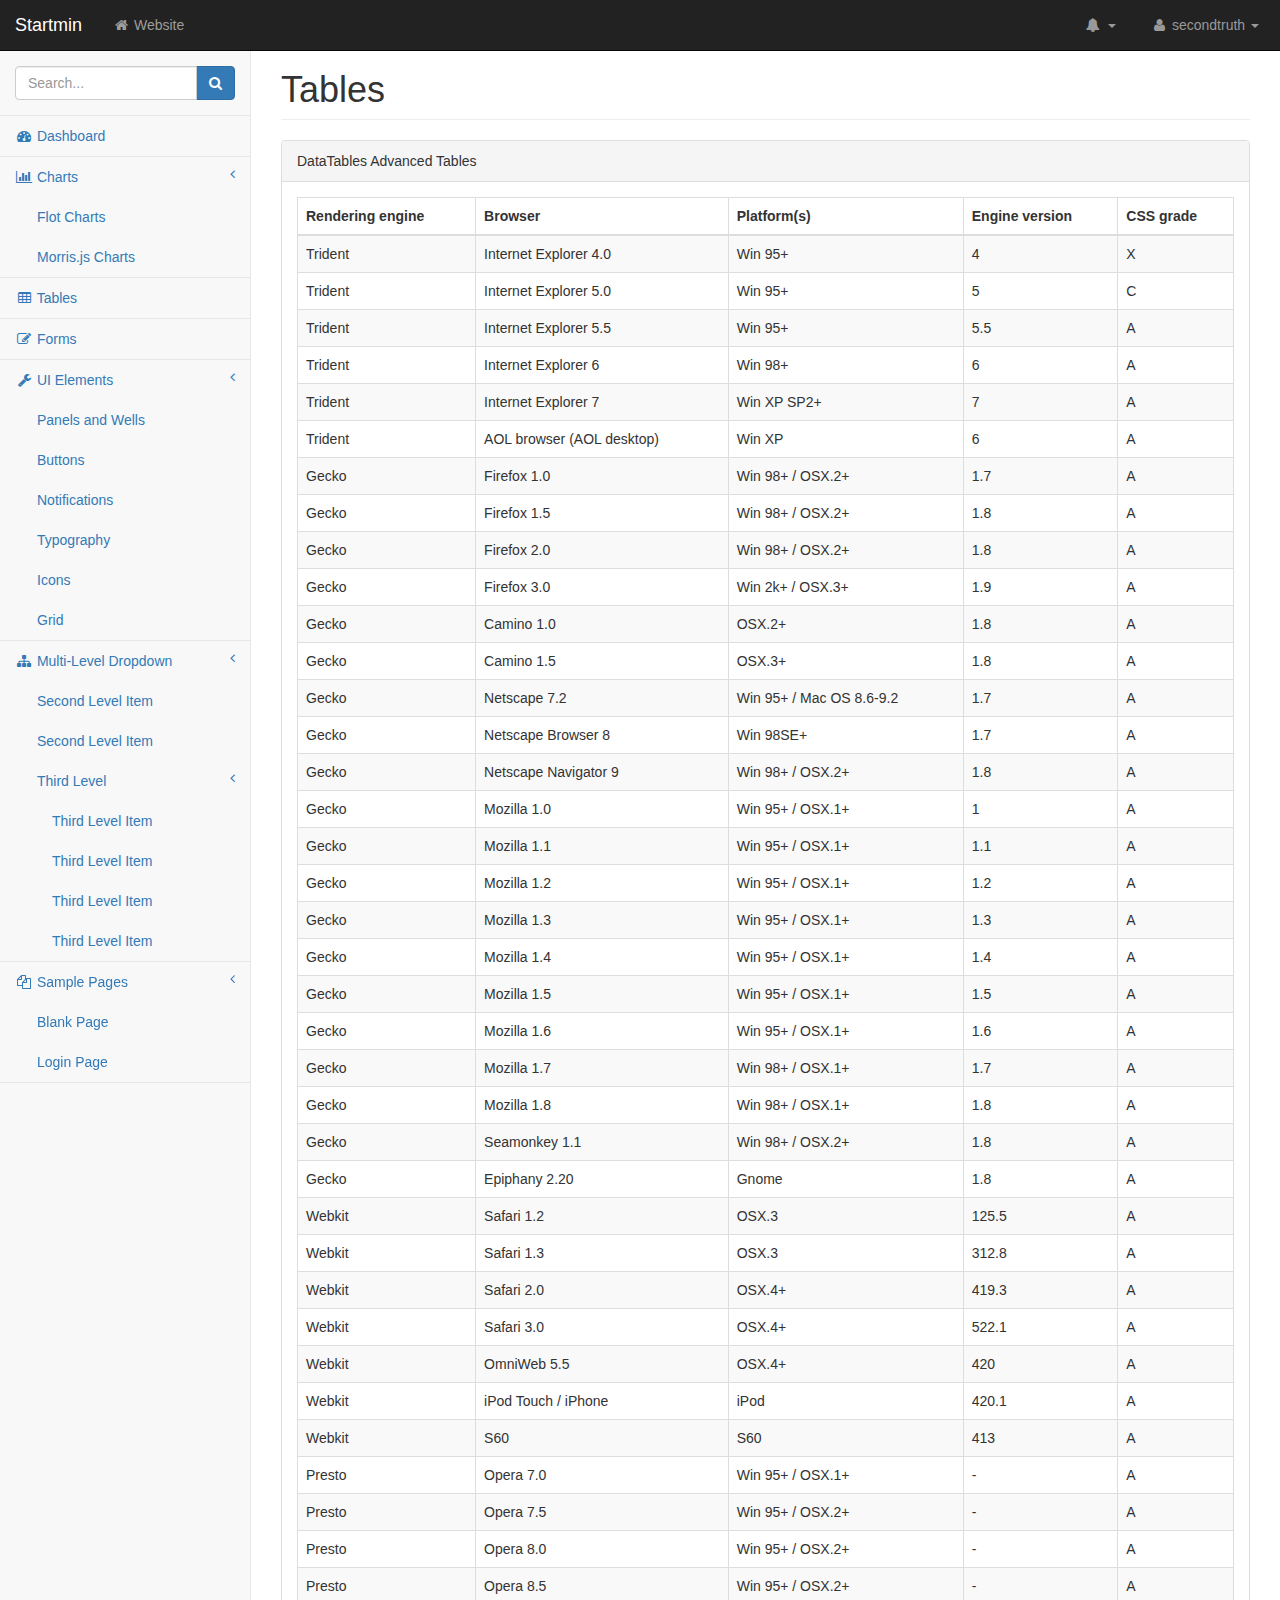
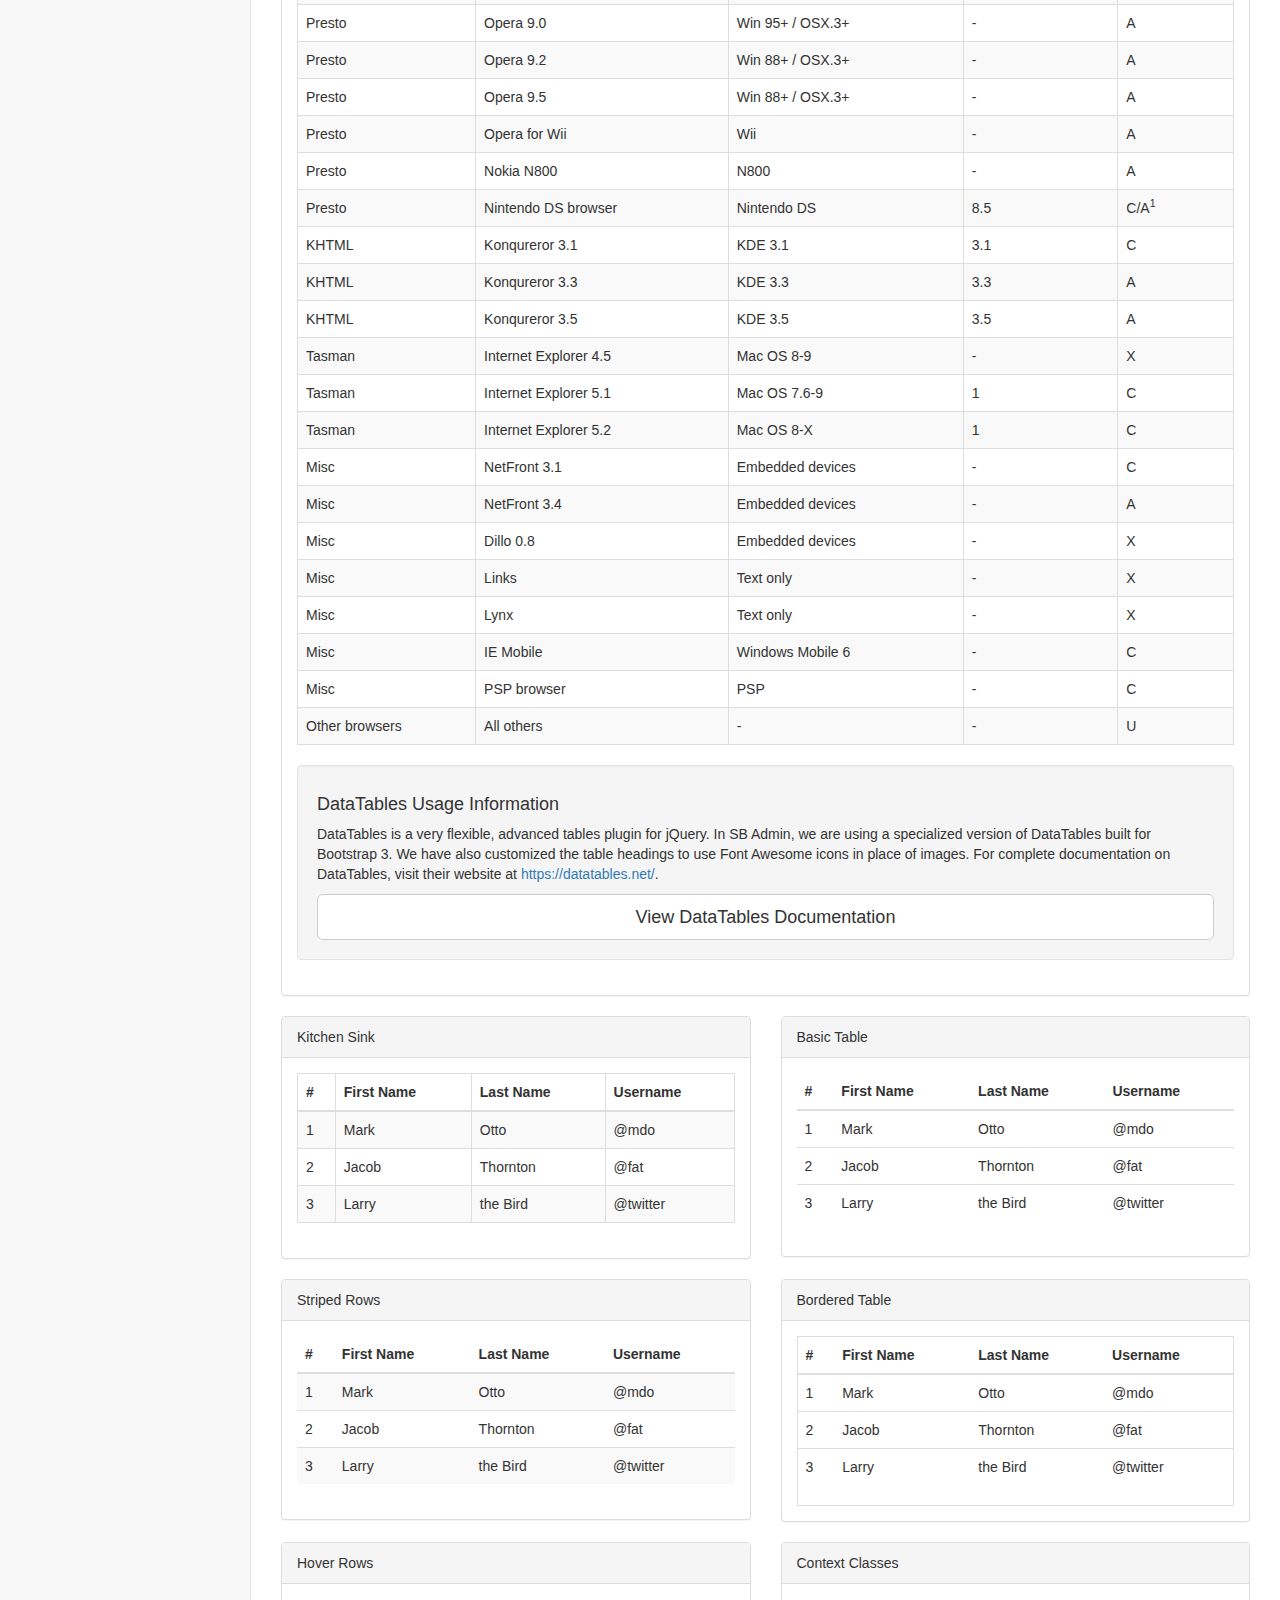
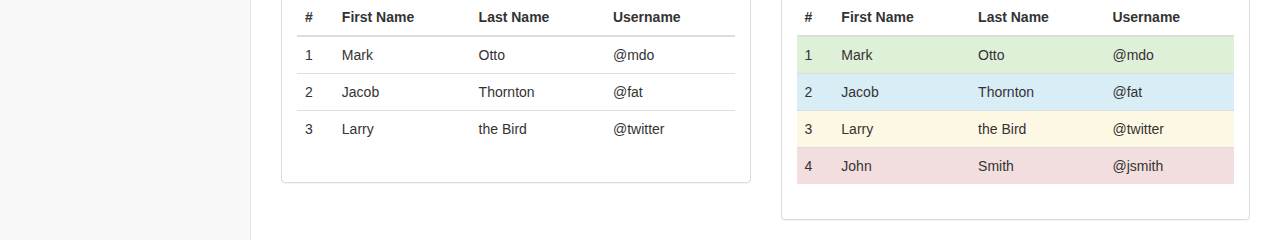
<file: amministrazione/pages/tables.html>
<!DOCTYPE html>
<html lang="en">
    <head>
        <meta charset="utf-8">
        <meta http-equiv="X-UA-Compatible" content="IE=edge">
        <meta name="viewport" content="width=device-width, initial-scale=1">
        <meta name="description" content="">
        <meta name="author" content="">

        <title>Startmin - Bootstrap Admin Theme</title>

        <!-- Bootstrap Core CSS -->
        <link href="../css/bootstrap.min.css" rel="stylesheet">

        <!-- MetisMenu CSS -->
        <link href="../css/metisMenu.min.css" rel="stylesheet">

        <!-- DataTables CSS -->
        <link href="../css/dataTables/dataTables.bootstrap.css" rel="stylesheet">

        <!-- DataTables Responsive CSS -->
        <link href="../css/dataTables/dataTables.responsive.css" rel="stylesheet">

        <!-- Custom CSS -->
        <link href="../css/startmin.css" rel="stylesheet">

        <!-- Custom Fonts -->
        <link href="../css/font-awesome.min.css" rel="stylesheet" type="text/css">

        <!-- HTML5 Shim and Respond.js IE8 support of HTML5 elements and media queries -->
        <!-- WARNING: Respond.js doesn't work if you view the page via file:// -->
        <!--[if lt IE 9]>
        <script src="https://oss.maxcdn.com/libs/html5shiv/3.7.0/html5shiv.js"></script>
        <script src="https://oss.maxcdn.com/libs/respond.js/1.4.2/respond.min.js"></script>
        <![endif]-->
    </head>
    <body>

        <div id="wrapper">

            <!-- Navigation -->
            <nav class="navbar navbar-inverse navbar-fixed-top" role="navigation">
                <div class="navbar-header">
                    <a class="navbar-brand" href="index.html">Startmin</a>
                </div>

                <button type="button" class="navbar-toggle" data-toggle="collapse" data-target=".navbar-collapse">
                    <span class="sr-only">Toggle navigation</span>
                    <span class="icon-bar"></span>
                    <span class="icon-bar"></span>
                    <span class="icon-bar"></span>
                </button>

                <ul class="nav navbar-nav navbar-left navbar-top-links">
                    <li><a href="#"><i class="fa fa-home fa-fw"></i> Website</a></li>
                </ul>

                <ul class="nav navbar-right navbar-top-links">
                    <li class="dropdown navbar-inverse">
                        <a class="dropdown-toggle" data-toggle="dropdown" href="#">
                            <i class="fa fa-bell fa-fw"></i> <b class="caret"></b>
                        </a>
                        <ul class="dropdown-menu dropdown-alerts">
                            <li>
                                <a href="#">
                                    <div>
                                        <i class="fa fa-comment fa-fw"></i> New Comment
                                        <span class="pull-right text-muted small">4 minutes ago</span>
                                    </div>
                                </a>
                            </li>
                            <li>
                                <a href="#">
                                    <div>
                                        <i class="fa fa-twitter fa-fw"></i> 3 New Followers
                                        <span class="pull-right text-muted small">12 minutes ago</span>
                                    </div>
                                </a>
                            </li>
                            <li>
                                <a href="#">
                                    <div>
                                        <i class="fa fa-envelope fa-fw"></i> Message Sent
                                        <span class="pull-right text-muted small">4 minutes ago</span>
                                    </div>
                                </a>
                            </li>
                            <li>
                                <a href="#">
                                    <div>
                                        <i class="fa fa-tasks fa-fw"></i> New Task
                                        <span class="pull-right text-muted small">4 minutes ago</span>
                                    </div>
                                </a>
                            </li>
                            <li>
                                <a href="#">
                                    <div>
                                        <i class="fa fa-upload fa-fw"></i> Server Rebooted
                                        <span class="pull-right text-muted small">4 minutes ago</span>
                                    </div>
                                </a>
                            </li>
                            <li class="divider"></li>
                            <li>
                                <a class="text-center" href="#">
                                    <strong>See All Alerts</strong>
                                    <i class="fa fa-angle-right"></i>
                                </a>
                            </li>
                        </ul>
                    </li>
                    <li class="dropdown">
                        <a class="dropdown-toggle" data-toggle="dropdown" href="#">
                            <i class="fa fa-user fa-fw"></i> secondtruth <b class="caret"></b>
                        </a>
                        <ul class="dropdown-menu dropdown-user">
                            <li><a href="#"><i class="fa fa-user fa-fw"></i> User Profile</a>
                            </li>
                            <li><a href="#"><i class="fa fa-gear fa-fw"></i> Settings</a>
                            </li>
                            <li class="divider"></li>
                            <li><a href="login.html"><i class="fa fa-sign-out fa-fw"></i> Logout</a>
                            </li>
                        </ul>
                    </li>
                </ul>
                <!-- /.navbar-top-links -->

                <div class="navbar-default sidebar" role="navigation">
                    <div class="sidebar-nav navbar-collapse">
                        <ul class="nav" id="side-menu">
                            <li class="sidebar-search">
                                <div class="input-group custom-search-form">
                                    <input type="text" class="form-control" placeholder="Search...">
                                    <span class="input-group-btn">
                                        <button class="btn btn-primary" type="button">
                                            <i class="fa fa-search"></i>
                                        </button>
                                </span>
                                </div>
                                <!-- /input-group -->
                            </li>
                            <li>
                                <a href="index.html"><i class="fa fa-dashboard fa-fw"></i> Dashboard</a>
                            </li>
                            <li>
                                <a href="#"><i class="fa fa-bar-chart-o fa-fw"></i> Charts<span class="fa arrow"></span></a>
                                <ul class="nav nav-second-level">
                                    <li>
                                        <a href="flot.html">Flot Charts</a>
                                    </li>
                                    <li>
                                        <a href="morris.html">Morris.js Charts</a>
                                    </li>
                                </ul>
                                <!-- /.nav-second-level -->
                            </li>
                            <li>
                                <a href="tables.html"><i class="fa fa-table fa-fw"></i> Tables</a>
                            </li>
                            <li>
                                <a href="forms.html"><i class="fa fa-edit fa-fw"></i> Forms</a>
                            </li>
                            <li>
                                <a href="#"><i class="fa fa-wrench fa-fw"></i> UI Elements<span class="fa arrow"></span></a>
                                <ul class="nav nav-second-level">
                                    <li>
                                        <a href="panels-wells.html">Panels and Wells</a>
                                    </li>
                                    <li>
                                        <a href="buttons.html">Buttons</a>
                                    </li>
                                    <li>
                                        <a href="notifications.html">Notifications</a>
                                    </li>
                                    <li>
                                        <a href="typography.html">Typography</a>
                                    </li>
                                    <li>
                                        <a href="icons.html"> Icons</a>
                                    </li>
                                    <li>
                                        <a href="grid.html">Grid</a>
                                    </li>
                                </ul>
                                <!-- /.nav-second-level -->
                            </li>
                            <li>
                                <a href="#"><i class="fa fa-sitemap fa-fw"></i> Multi-Level Dropdown<span class="fa arrow"></span></a>
                                <ul class="nav nav-second-level">
                                    <li>
                                        <a href="#">Second Level Item</a>
                                    </li>
                                    <li>
                                        <a href="#">Second Level Item</a>
                                    </li>
                                    <li>
                                        <a href="#">Third Level <span class="fa arrow"></span></a>
                                        <ul class="nav nav-third-level">
                                            <li>
                                                <a href="#">Third Level Item</a>
                                            </li>
                                            <li>
                                                <a href="#">Third Level Item</a>
                                            </li>
                                            <li>
                                                <a href="#">Third Level Item</a>
                                            </li>
                                            <li>
                                                <a href="#">Third Level Item</a>
                                            </li>
                                        </ul>
                                        <!-- /.nav-third-level -->
                                    </li>
                                </ul>
                                <!-- /.nav-second-level -->
                            </li>
                            <li>
                                <a href="#"><i class="fa fa-files-o fa-fw"></i> Sample Pages<span class="fa arrow"></span></a>
                                <ul class="nav nav-second-level">
                                    <li>
                                        <a href="blank.html">Blank Page</a>
                                    </li>
                                    <li>
                                        <a href="login.html">Login Page</a>
                                    </li>
                                </ul>
                                <!-- /.nav-second-level -->
                            </li>
                        </ul>
                    </div>
                    <!-- /.sidebar-collapse -->
                </div>
                <!-- /.navbar-static-side -->
            </nav>

            <div id="page-wrapper">
                <div class="row">
                    <div class="col-lg-12">
                        <h1 class="page-header">Tables</h1>
                    </div>
                    <!-- /.col-lg-12 -->
                </div>
                <!-- /.row -->
                <div class="row">
                    <div class="col-lg-12">
                        <div class="panel panel-default">
                            <div class="panel-heading">
                                DataTables Advanced Tables
                            </div>
                            <!-- /.panel-heading -->
                            <div class="panel-body">
                                <div class="dataTable_wrapper">
                                    <table class="table table-striped table-bordered table-hover" id="dataTables-example">
                                        <thead>
                                            <tr>
                                                <th>Rendering engine</th>
                                                <th>Browser</th>
                                                <th>Platform(s)</th>
                                                <th>Engine version</th>
                                                <th>CSS grade</th>
                                            </tr>
                                        </thead>
                                        <tbody>
                                            <tr class="odd gradeX">
                                                <td>Trident</td>
                                                <td>Internet Explorer 4.0</td>
                                                <td>Win 95+</td>
                                                <td class="center">4</td>
                                                <td class="center">X</td>
                                            </tr>
                                            <tr class="even gradeC">
                                                <td>Trident</td>
                                                <td>Internet Explorer 5.0</td>
                                                <td>Win 95+</td>
                                                <td class="center">5</td>
                                                <td class="center">C</td>
                                            </tr>
                                            <tr class="odd gradeA">
                                                <td>Trident</td>
                                                <td>Internet Explorer 5.5</td>
                                                <td>Win 95+</td>
                                                <td class="center">5.5</td>
                                                <td class="center">A</td>
                                            </tr>
                                            <tr class="even gradeA">
                                                <td>Trident</td>
                                                <td>Internet Explorer 6</td>
                                                <td>Win 98+</td>
                                                <td class="center">6</td>
                                                <td class="center">A</td>
                                            </tr>
                                            <tr class="odd gradeA">
                                                <td>Trident</td>
                                                <td>Internet Explorer 7</td>
                                                <td>Win XP SP2+</td>
                                                <td class="center">7</td>
                                                <td class="center">A</td>
                                            </tr>
                                            <tr class="even gradeA">
                                                <td>Trident</td>
                                                <td>AOL browser (AOL desktop)</td>
                                                <td>Win XP</td>
                                                <td class="center">6</td>
                                                <td class="center">A</td>
                                            </tr>
                                            <tr class="gradeA">
                                                <td>Gecko</td>
                                                <td>Firefox 1.0</td>
                                                <td>Win 98+ / OSX.2+</td>
                                                <td class="center">1.7</td>
                                                <td class="center">A</td>
                                            </tr>
                                            <tr class="gradeA">
                                                <td>Gecko</td>
                                                <td>Firefox 1.5</td>
                                                <td>Win 98+ / OSX.2+</td>
                                                <td class="center">1.8</td>
                                                <td class="center">A</td>
                                            </tr>
                                            <tr class="gradeA">
                                                <td>Gecko</td>
                                                <td>Firefox 2.0</td>
                                                <td>Win 98+ / OSX.2+</td>
                                                <td class="center">1.8</td>
                                                <td class="center">A</td>
                                            </tr>
                                            <tr class="gradeA">
                                                <td>Gecko</td>
                                                <td>Firefox 3.0</td>
                                                <td>Win 2k+ / OSX.3+</td>
                                                <td class="center">1.9</td>
                                                <td class="center">A</td>
                                            </tr>
                                            <tr class="gradeA">
                                                <td>Gecko</td>
                                                <td>Camino 1.0</td>
                                                <td>OSX.2+</td>
                                                <td class="center">1.8</td>
                                                <td class="center">A</td>
                                            </tr>
                                            <tr class="gradeA">
                                                <td>Gecko</td>
                                                <td>Camino 1.5</td>
                                                <td>OSX.3+</td>
                                                <td class="center">1.8</td>
                                                <td class="center">A</td>
                                            </tr>
                                            <tr class="gradeA">
                                                <td>Gecko</td>
                                                <td>Netscape 7.2</td>
                                                <td>Win 95+ / Mac OS 8.6-9.2</td>
                                                <td class="center">1.7</td>
                                                <td class="center">A</td>
                                            </tr>
                                            <tr class="gradeA">
                                                <td>Gecko</td>
                                                <td>Netscape Browser 8</td>
                                                <td>Win 98SE+</td>
                                                <td class="center">1.7</td>
                                                <td class="center">A</td>
                                            </tr>
                                            <tr class="gradeA">
                                                <td>Gecko</td>
                                                <td>Netscape Navigator 9</td>
                                                <td>Win 98+ / OSX.2+</td>
                                                <td class="center">1.8</td>
                                                <td class="center">A</td>
                                            </tr>
                                            <tr class="gradeA">
                                                <td>Gecko</td>
                                                <td>Mozilla 1.0</td>
                                                <td>Win 95+ / OSX.1+</td>
                                                <td class="center">1</td>
                                                <td class="center">A</td>
                                            </tr>
                                            <tr class="gradeA">
                                                <td>Gecko</td>
                                                <td>Mozilla 1.1</td>
                                                <td>Win 95+ / OSX.1+</td>
                                                <td class="center">1.1</td>
                                                <td class="center">A</td>
                                            </tr>
                                            <tr class="gradeA">
                                                <td>Gecko</td>
                                                <td>Mozilla 1.2</td>
                                                <td>Win 95+ / OSX.1+</td>
                                                <td class="center">1.2</td>
                                                <td class="center">A</td>
                                            </tr>
                                            <tr class="gradeA">
                                                <td>Gecko</td>
                                                <td>Mozilla 1.3</td>
                                                <td>Win 95+ / OSX.1+</td>
                                                <td class="center">1.3</td>
                                                <td class="center">A</td>
                                            </tr>
                                            <tr class="gradeA">
                                                <td>Gecko</td>
                                                <td>Mozilla 1.4</td>
                                                <td>Win 95+ / OSX.1+</td>
                                                <td class="center">1.4</td>
                                                <td class="center">A</td>
                                            </tr>
                                            <tr class="gradeA">
                                                <td>Gecko</td>
                                                <td>Mozilla 1.5</td>
                                                <td>Win 95+ / OSX.1+</td>
                                                <td class="center">1.5</td>
                                                <td class="center">A</td>
                                            </tr>
                                            <tr class="gradeA">
                                                <td>Gecko</td>
                                                <td>Mozilla 1.6</td>
                                                <td>Win 95+ / OSX.1+</td>
                                                <td class="center">1.6</td>
                                                <td class="center">A</td>
                                            </tr>
                                            <tr class="gradeA">
                                                <td>Gecko</td>
                                                <td>Mozilla 1.7</td>
                                                <td>Win 98+ / OSX.1+</td>
                                                <td class="center">1.7</td>
                                                <td class="center">A</td>
                                            </tr>
                                            <tr class="gradeA">
                                                <td>Gecko</td>
                                                <td>Mozilla 1.8</td>
                                                <td>Win 98+ / OSX.1+</td>
                                                <td class="center">1.8</td>
                                                <td class="center">A</td>
                                            </tr>
                                            <tr class="gradeA">
                                                <td>Gecko</td>
                                                <td>Seamonkey 1.1</td>
                                                <td>Win 98+ / OSX.2+</td>
                                                <td class="center">1.8</td>
                                                <td class="center">A</td>
                                            </tr>
                                            <tr class="gradeA">
                                                <td>Gecko</td>
                                                <td>Epiphany 2.20</td>
                                                <td>Gnome</td>
                                                <td class="center">1.8</td>
                                                <td class="center">A</td>
                                            </tr>
                                            <tr class="gradeA">
                                                <td>Webkit</td>
                                                <td>Safari 1.2</td>
                                                <td>OSX.3</td>
                                                <td class="center">125.5</td>
                                                <td class="center">A</td>
                                            </tr>
                                            <tr class="gradeA">
                                                <td>Webkit</td>
                                                <td>Safari 1.3</td>
                                                <td>OSX.3</td>
                                                <td class="center">312.8</td>
                                                <td class="center">A</td>
                                            </tr>
                                            <tr class="gradeA">
                                                <td>Webkit</td>
                                                <td>Safari 2.0</td>
                                                <td>OSX.4+</td>
                                                <td class="center">419.3</td>
                                                <td class="center">A</td>
                                            </tr>
                                            <tr class="gradeA">
                                                <td>Webkit</td>
                                                <td>Safari 3.0</td>
                                                <td>OSX.4+</td>
                                                <td class="center">522.1</td>
                                                <td class="center">A</td>
                                            </tr>
                                            <tr class="gradeA">
                                                <td>Webkit</td>
                                                <td>OmniWeb 5.5</td>
                                                <td>OSX.4+</td>
                                                <td class="center">420</td>
                                                <td class="center">A</td>
                                            </tr>
                                            <tr class="gradeA">
                                                <td>Webkit</td>
                                                <td>iPod Touch / iPhone</td>
                                                <td>iPod</td>
                                                <td class="center">420.1</td>
                                                <td class="center">A</td>
                                            </tr>
                                            <tr class="gradeA">
                                                <td>Webkit</td>
                                                <td>S60</td>
                                                <td>S60</td>
                                                <td class="center">413</td>
                                                <td class="center">A</td>
                                            </tr>
                                            <tr class="gradeA">
                                                <td>Presto</td>
                                                <td>Opera 7.0</td>
                                                <td>Win 95+ / OSX.1+</td>
                                                <td class="center">-</td>
                                                <td class="center">A</td>
                                            </tr>
                                            <tr class="gradeA">
                                                <td>Presto</td>
                                                <td>Opera 7.5</td>
                                                <td>Win 95+ / OSX.2+</td>
                                                <td class="center">-</td>
                                                <td class="center">A</td>
                                            </tr>
                                            <tr class="gradeA">
                                                <td>Presto</td>
                                                <td>Opera 8.0</td>
                                                <td>Win 95+ / OSX.2+</td>
                                                <td class="center">-</td>
                                                <td class="center">A</td>
                                            </tr>
                                            <tr class="gradeA">
                                                <td>Presto</td>
                                                <td>Opera 8.5</td>
                                                <td>Win 95+ / OSX.2+</td>
                                                <td class="center">-</td>
                                                <td class="center">A</td>
                                            </tr>
                                            <tr class="gradeA">
                                                <td>Presto</td>
                                                <td>Opera 9.0</td>
                                                <td>Win 95+ / OSX.3+</td>
                                                <td class="center">-</td>
                                                <td class="center">A</td>
                                            </tr>
                                            <tr class="gradeA">
                                                <td>Presto</td>
                                                <td>Opera 9.2</td>
                                                <td>Win 88+ / OSX.3+</td>
                                                <td class="center">-</td>
                                                <td class="center">A</td>
                                            </tr>
                                            <tr class="gradeA">
                                                <td>Presto</td>
                                                <td>Opera 9.5</td>
                                                <td>Win 88+ / OSX.3+</td>
                                                <td class="center">-</td>
                                                <td class="center">A</td>
                                            </tr>
                                            <tr class="gradeA">
                                                <td>Presto</td>
                                                <td>Opera for Wii</td>
                                                <td>Wii</td>
                                                <td class="center">-</td>
                                                <td class="center">A</td>
                                            </tr>
                                            <tr class="gradeA">
                                                <td>Presto</td>
                                                <td>Nokia N800</td>
                                                <td>N800</td>
                                                <td class="center">-</td>
                                                <td class="center">A</td>
                                            </tr>
                                            <tr class="gradeA">
                                                <td>Presto</td>
                                                <td>Nintendo DS browser</td>
                                                <td>Nintendo DS</td>
                                                <td class="center">8.5</td>
                                                <td class="center">C/A<sup>1</sup>
                                                </td>
                                            </tr>
                                            <tr class="gradeC">
                                                <td>KHTML</td>
                                                <td>Konqureror 3.1</td>
                                                <td>KDE 3.1</td>
                                                <td class="center">3.1</td>
                                                <td class="center">C</td>
                                            </tr>
                                            <tr class="gradeA">
                                                <td>KHTML</td>
                                                <td>Konqureror 3.3</td>
                                                <td>KDE 3.3</td>
                                                <td class="center">3.3</td>
                                                <td class="center">A</td>
                                            </tr>
                                            <tr class="gradeA">
                                                <td>KHTML</td>
                                                <td>Konqureror 3.5</td>
                                                <td>KDE 3.5</td>
                                                <td class="center">3.5</td>
                                                <td class="center">A</td>
                                            </tr>
                                            <tr class="gradeX">
                                                <td>Tasman</td>
                                                <td>Internet Explorer 4.5</td>
                                                <td>Mac OS 8-9</td>
                                                <td class="center">-</td>
                                                <td class="center">X</td>
                                            </tr>
                                            <tr class="gradeC">
                                                <td>Tasman</td>
                                                <td>Internet Explorer 5.1</td>
                                                <td>Mac OS 7.6-9</td>
                                                <td class="center">1</td>
                                                <td class="center">C</td>
                                            </tr>
                                            <tr class="gradeC">
                                                <td>Tasman</td>
                                                <td>Internet Explorer 5.2</td>
                                                <td>Mac OS 8-X</td>
                                                <td class="center">1</td>
                                                <td class="center">C</td>
                                            </tr>
                                            <tr class="gradeA">
                                                <td>Misc</td>
                                                <td>NetFront 3.1</td>
                                                <td>Embedded devices</td>
                                                <td class="center">-</td>
                                                <td class="center">C</td>
                                            </tr>
                                            <tr class="gradeA">
                                                <td>Misc</td>
                                                <td>NetFront 3.4</td>
                                                <td>Embedded devices</td>
                                                <td class="center">-</td>
                                                <td class="center">A</td>
                                            </tr>
                                            <tr class="gradeX">
                                                <td>Misc</td>
                                                <td>Dillo 0.8</td>
                                                <td>Embedded devices</td>
                                                <td class="center">-</td>
                                                <td class="center">X</td>
                                            </tr>
                                            <tr class="gradeX">
                                                <td>Misc</td>
                                                <td>Links</td>
                                                <td>Text only</td>
                                                <td class="center">-</td>
                                                <td class="center">X</td>
                                            </tr>
                                            <tr class="gradeX">
                                                <td>Misc</td>
                                                <td>Lynx</td>
                                                <td>Text only</td>
                                                <td class="center">-</td>
                                                <td class="center">X</td>
                                            </tr>
                                            <tr class="gradeC">
                                                <td>Misc</td>
                                                <td>IE Mobile</td>
                                                <td>Windows Mobile 6</td>
                                                <td class="center">-</td>
                                                <td class="center">C</td>
                                            </tr>
                                            <tr class="gradeC">
                                                <td>Misc</td>
                                                <td>PSP browser</td>
                                                <td>PSP</td>
                                                <td class="center">-</td>
                                                <td class="center">C</td>
                                            </tr>
                                            <tr class="gradeU">
                                                <td>Other browsers</td>
                                                <td>All others</td>
                                                <td>-</td>
                                                <td class="center">-</td>
                                                <td class="center">U</td>
                                            </tr>
                                        </tbody>
                                    </table>
                                </div>
                                <!-- /.table-responsive -->
                                <div class="well">
                                    <h4>DataTables Usage Information</h4>
                                    <p>DataTables is a very flexible, advanced tables plugin for jQuery. In SB Admin, we are using a specialized version of DataTables built for Bootstrap 3. We have also customized the table headings to use Font Awesome icons in place of images. For complete documentation on DataTables, visit their website at <a target="_blank" href="https://datatables.net/">https://datatables.net/</a>.</p>
                                    <a class="btn btn-default btn-lg btn-block" target="_blank" href="https://datatables.net/">View DataTables Documentation</a>
                                </div>
                            </div>
                            <!-- /.panel-body -->
                        </div>
                        <!-- /.panel -->
                    </div>
                    <!-- /.col-lg-12 -->
                </div>
                <!-- /.row -->
                <div class="row">
                    <div class="col-lg-6">
                        <div class="panel panel-default">
                            <div class="panel-heading">
                                Kitchen Sink
                            </div>
                            <!-- /.panel-heading -->
                            <div class="panel-body">
                                <div class="table-responsive">
                                    <table class="table table-striped table-bordered table-hover">
                                        <thead>
                                            <tr>
                                                <th>#</th>
                                                <th>First Name</th>
                                                <th>Last Name</th>
                                                <th>Username</th>
                                            </tr>
                                        </thead>
                                        <tbody>
                                            <tr>
                                                <td>1</td>
                                                <td>Mark</td>
                                                <td>Otto</td>
                                                <td>@mdo</td>
                                            </tr>
                                            <tr>
                                                <td>2</td>
                                                <td>Jacob</td>
                                                <td>Thornton</td>
                                                <td>@fat</td>
                                            </tr>
                                            <tr>
                                                <td>3</td>
                                                <td>Larry</td>
                                                <td>the Bird</td>
                                                <td>@twitter</td>
                                            </tr>
                                        </tbody>
                                    </table>
                                </div>
                                <!-- /.table-responsive -->
                            </div>
                            <!-- /.panel-body -->
                        </div>
                        <!-- /.panel -->
                    </div>
                    <!-- /.col-lg-6 -->
                    <div class="col-lg-6">
                        <div class="panel panel-default">
                            <div class="panel-heading">
                                Basic Table
                            </div>
                            <!-- /.panel-heading -->
                            <div class="panel-body">
                                <div class="table-responsive">
                                    <table class="table">
                                        <thead>
                                            <tr>
                                                <th>#</th>
                                                <th>First Name</th>
                                                <th>Last Name</th>
                                                <th>Username</th>
                                            </tr>
                                        </thead>
                                        <tbody>
                                            <tr>
                                                <td>1</td>
                                                <td>Mark</td>
                                                <td>Otto</td>
                                                <td>@mdo</td>
                                            </tr>
                                            <tr>
                                                <td>2</td>
                                                <td>Jacob</td>
                                                <td>Thornton</td>
                                                <td>@fat</td>
                                            </tr>
                                            <tr>
                                                <td>3</td>
                                                <td>Larry</td>
                                                <td>the Bird</td>
                                                <td>@twitter</td>
                                            </tr>
                                        </tbody>
                                    </table>
                                </div>
                                <!-- /.table-responsive -->
                            </div>
                            <!-- /.panel-body -->
                        </div>
                        <!-- /.panel -->
                    </div>
                    <!-- /.col-lg-6 -->
                </div>
                <!-- /.row -->
                <div class="row">
                    <div class="col-lg-6">
                        <div class="panel panel-default">
                            <div class="panel-heading">
                                Striped Rows
                            </div>
                            <!-- /.panel-heading -->
                            <div class="panel-body">
                                <div class="table-responsive">
                                    <table class="table table-striped">
                                        <thead>
                                            <tr>
                                                <th>#</th>
                                                <th>First Name</th>
                                                <th>Last Name</th>
                                                <th>Username</th>
                                            </tr>
                                        </thead>
                                        <tbody>
                                            <tr>
                                                <td>1</td>
                                                <td>Mark</td>
                                                <td>Otto</td>
                                                <td>@mdo</td>
                                            </tr>
                                            <tr>
                                                <td>2</td>
                                                <td>Jacob</td>
                                                <td>Thornton</td>
                                                <td>@fat</td>
                                            </tr>
                                            <tr>
                                                <td>3</td>
                                                <td>Larry</td>
                                                <td>the Bird</td>
                                                <td>@twitter</td>
                                            </tr>
                                        </tbody>
                                    </table>
                                </div>
                                <!-- /.table-responsive -->
                            </div>
                            <!-- /.panel-body -->
                        </div>
                        <!-- /.panel -->
                    </div>
                    <!-- /.col-lg-6 -->
                    <div class="col-lg-6">
                        <div class="panel panel-default">
                            <div class="panel-heading">
                                Bordered Table
                            </div>
                            <!-- /.panel-heading -->
                            <div class="panel-body">
                                <div class="table-responsive table-bordered">
                                    <table class="table">
                                        <thead>
                                            <tr>
                                                <th>#</th>
                                                <th>First Name</th>
                                                <th>Last Name</th>
                                                <th>Username</th>
                                            </tr>
                                        </thead>
                                        <tbody>
                                            <tr>
                                                <td>1</td>
                                                <td>Mark</td>
                                                <td>Otto</td>
                                                <td>@mdo</td>
                                            </tr>
                                            <tr>
                                                <td>2</td>
                                                <td>Jacob</td>
                                                <td>Thornton</td>
                                                <td>@fat</td>
                                            </tr>
                                            <tr>
                                                <td>3</td>
                                                <td>Larry</td>
                                                <td>the Bird</td>
                                                <td>@twitter</td>
                                            </tr>
                                        </tbody>
                                    </table>
                                </div>
                                <!-- /.table-responsive -->
                            </div>
                            <!-- /.panel-body -->
                        </div>
                        <!-- /.panel -->
                    </div>
                    <!-- /.col-lg-6 -->
                </div>
                <!-- /.row -->
                <div class="row">
                    <div class="col-lg-6">
                        <div class="panel panel-default">
                            <div class="panel-heading">
                                Hover Rows
                            </div>
                            <!-- /.panel-heading -->
                            <div class="panel-body">
                                <div class="table-responsive">
                                    <table class="table table-hover">
                                        <thead>
                                            <tr>
                                                <th>#</th>
                                                <th>First Name</th>
                                                <th>Last Name</th>
                                                <th>Username</th>
                                            </tr>
                                        </thead>
                                        <tbody>
                                            <tr>
                                                <td>1</td>
                                                <td>Mark</td>
                                                <td>Otto</td>
                                                <td>@mdo</td>
                                            </tr>
                                            <tr>
                                                <td>2</td>
                                                <td>Jacob</td>
                                                <td>Thornton</td>
                                                <td>@fat</td>
                                            </tr>
                                            <tr>
                                                <td>3</td>
                                                <td>Larry</td>
                                                <td>the Bird</td>
                                                <td>@twitter</td>
                                            </tr>
                                        </tbody>
                                    </table>
                                </div>
                                <!-- /.table-responsive -->
                            </div>
                            <!-- /.panel-body -->
                        </div>
                        <!-- /.panel -->
                    </div>
                    <!-- /.col-lg-6 -->
                    <div class="col-lg-6">
                        <div class="panel panel-default">
                            <div class="panel-heading">
                                Context Classes
                            </div>
                            <!-- /.panel-heading -->
                            <div class="panel-body">
                                <div class="table-responsive">
                                    <table class="table">
                                        <thead>
                                            <tr>
                                                <th>#</th>
                                                <th>First Name</th>
                                                <th>Last Name</th>
                                                <th>Username</th>
                                            </tr>
                                        </thead>
                                        <tbody>
                                            <tr class="success">
                                                <td>1</td>
                                                <td>Mark</td>
                                                <td>Otto</td>
                                                <td>@mdo</td>
                                            </tr>
                                            <tr class="info">
                                                <td>2</td>
                                                <td>Jacob</td>
                                                <td>Thornton</td>
                                                <td>@fat</td>
                                            </tr>
                                            <tr class="warning">
                                                <td>3</td>
                                                <td>Larry</td>
                                                <td>the Bird</td>
                                                <td>@twitter</td>
                                            </tr>
                                            <tr class="danger">
                                                <td>4</td>
                                                <td>John</td>
                                                <td>Smith</td>
                                                <td>@jsmith</td>
                                            </tr>
                                        </tbody>
                                    </table>
                                </div>
                                <!-- /.table-responsive -->
                            </div>
                            <!-- /.panel-body -->
                        </div>
                        <!-- /.panel -->
                    </div>
                    <!-- /.col-lg-6 -->
                </div>
                <!-- /.row -->
            </div>
            <!-- /#page-wrapper -->

        </div>
        <!-- /#wrapper -->



        <!-- Bootstrap Core JavaScript -->
        <script src="../js/bootstrap.min.js"></script>

        <!-- Metis Menu Plugin JavaScript -->
        <script src="../js/metisMenu.min.js"></script>

        <!-- DataTables JavaScript -->
        <script src="../js/dataTables/jquery.dataTables.min.js"></script>
        <script src="../js/dataTables/dataTables.bootstrap.min.js"></script>

        <!-- Custom Theme JavaScript -->
        <script src="../js/startmin.js"></script>

        <!-- Page-Level Demo Scripts - Tables - Use for reference -->
        <script>
            $(document).ready(function() {
                $('#dataTables-example').DataTable({
                        responsive: true
                });
            });
        </script>

    </body>
</html>
</file>
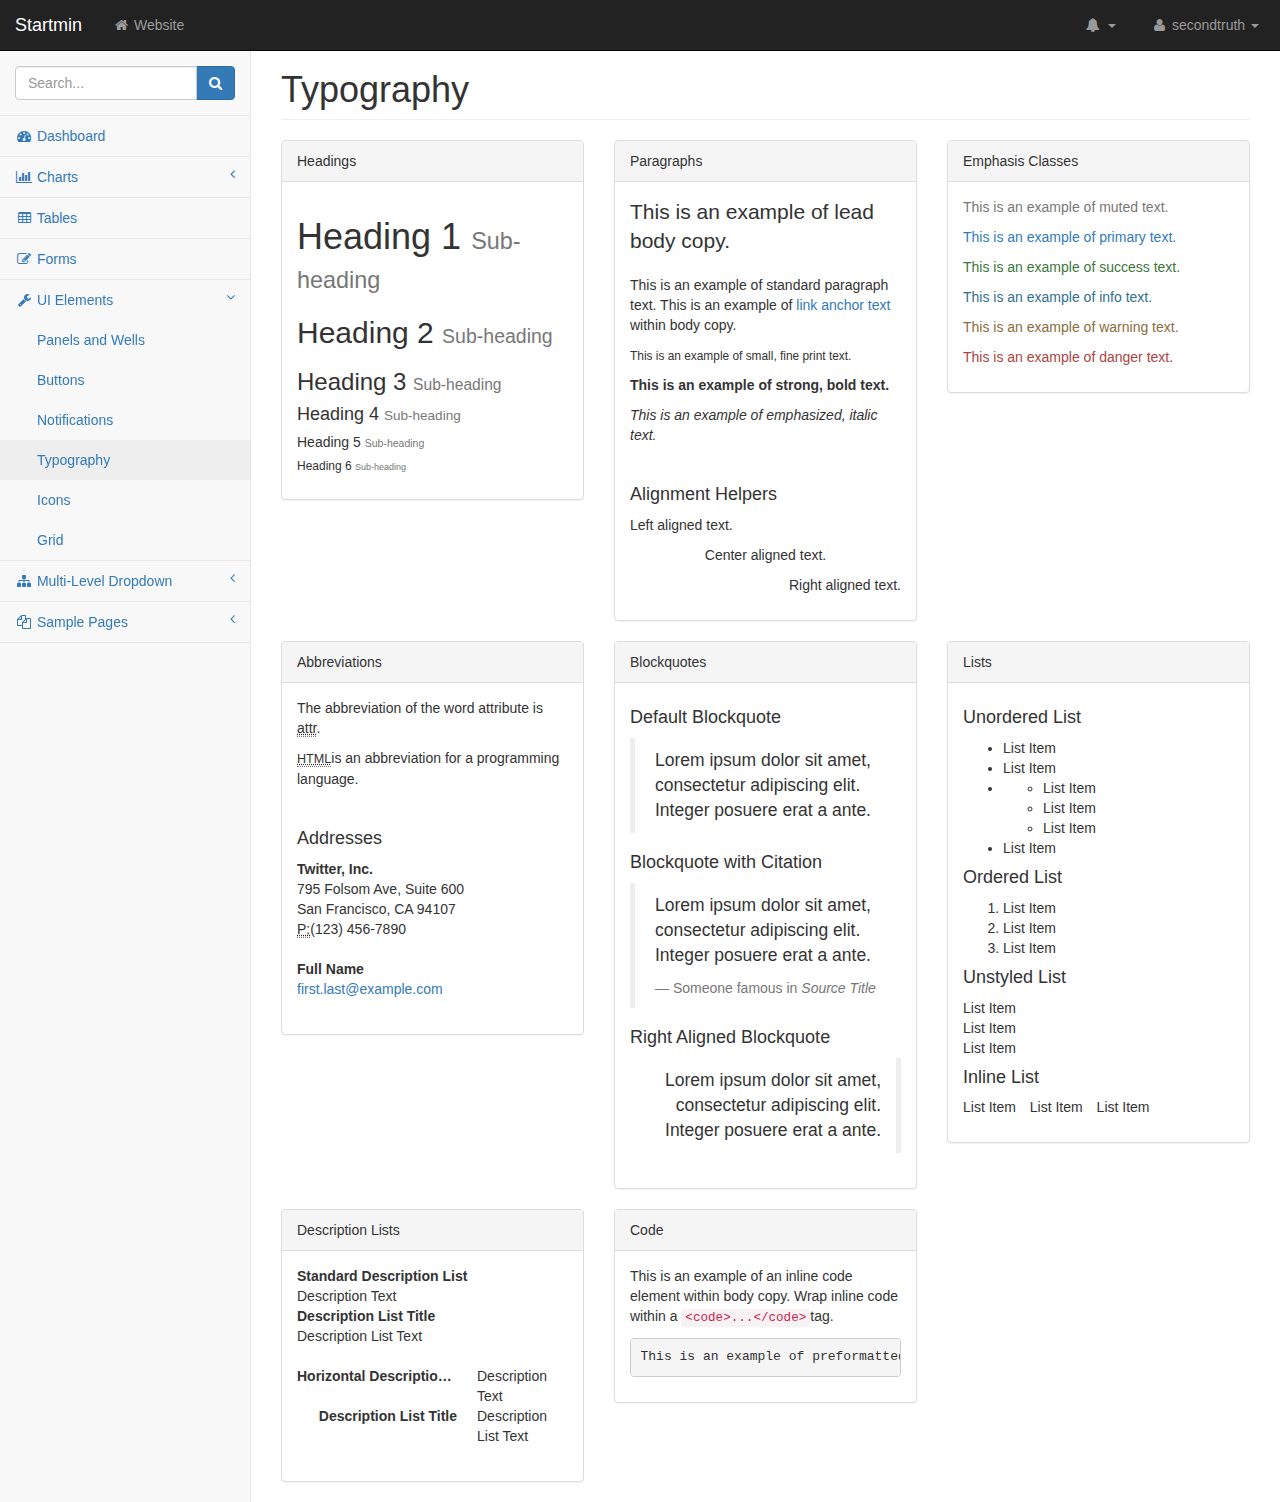
<file: amministrazione/pages/typography.html>
<!DOCTYPE html>
<html lang="en">
    <head>
        <meta charset="utf-8">
        <meta http-equiv="X-UA-Compatible" content="IE=edge">
        <meta name="viewport" content="width=device-width, initial-scale=1">
        <meta name="description" content="">
        <meta name="author" content="">

        <title>Startmin - Bootstrap Admin Theme</title>

        <!-- Bootstrap Core CSS -->
        <link href="../css/bootstrap.min.css" rel="stylesheet">

        <!-- MetisMenu CSS -->
        <link href="../css/metisMenu.min.css" rel="stylesheet">

        <!-- Custom CSS -->
        <link href="../css/startmin.css" rel="stylesheet">

        <!-- Custom Fonts -->
        <link href="../css/font-awesome.min.css" rel="stylesheet" type="text/css">

        <!-- HTML5 Shim and Respond.js IE8 support of HTML5 elements and media queries -->
        <!-- WARNING: Respond.js doesn't work if you view the page via file:// -->
        <!--[if lt IE 9]>
        <script src="https://oss.maxcdn.com/libs/html5shiv/3.7.0/html5shiv.js"></script>
        <script src="https://oss.maxcdn.com/libs/respond.js/1.4.2/respond.min.js"></script>
        <![endif]-->
    </head>
    <body>

        <div id="wrapper">

            <!-- Navigation -->
            <nav class="navbar navbar-inverse navbar-fixed-top" role="navigation">
                <div class="navbar-header">
                    <a class="navbar-brand" href="index.html">Startmin</a>
                </div>

                <button type="button" class="navbar-toggle" data-toggle="collapse" data-target=".navbar-collapse">
                    <span class="sr-only">Toggle navigation</span>
                    <span class="icon-bar"></span>
                    <span class="icon-bar"></span>
                    <span class="icon-bar"></span>
                </button>

                <ul class="nav navbar-nav navbar-left navbar-top-links">
                    <li><a href="#"><i class="fa fa-home fa-fw"></i> Website</a></li>
                </ul>

                <ul class="nav navbar-right navbar-top-links">
                    <li class="dropdown navbar-inverse">
                        <a class="dropdown-toggle" data-toggle="dropdown" href="#">
                            <i class="fa fa-bell fa-fw"></i> <b class="caret"></b>
                        </a>
                        <ul class="dropdown-menu dropdown-alerts">
                            <li>
                                <a href="#">
                                    <div>
                                        <i class="fa fa-comment fa-fw"></i> New Comment
                                        <span class="pull-right text-muted small">4 minutes ago</span>
                                    </div>
                                </a>
                            </li>
                            <li>
                                <a href="#">
                                    <div>
                                        <i class="fa fa-twitter fa-fw"></i> 3 New Followers
                                        <span class="pull-right text-muted small">12 minutes ago</span>
                                    </div>
                                </a>
                            </li>
                            <li>
                                <a href="#">
                                    <div>
                                        <i class="fa fa-envelope fa-fw"></i> Message Sent
                                        <span class="pull-right text-muted small">4 minutes ago</span>
                                    </div>
                                </a>
                            </li>
                            <li>
                                <a href="#">
                                    <div>
                                        <i class="fa fa-tasks fa-fw"></i> New Task
                                        <span class="pull-right text-muted small">4 minutes ago</span>
                                    </div>
                                </a>
                            </li>
                            <li>
                                <a href="#">
                                    <div>
                                        <i class="fa fa-upload fa-fw"></i> Server Rebooted
                                        <span class="pull-right text-muted small">4 minutes ago</span>
                                    </div>
                                </a>
                            </li>
                            <li class="divider"></li>
                            <li>
                                <a class="text-center" href="#">
                                    <strong>See All Alerts</strong>
                                    <i class="fa fa-angle-right"></i>
                                </a>
                            </li>
                        </ul>
                    </li>
                    <li class="dropdown">
                        <a class="dropdown-toggle" data-toggle="dropdown" href="#">
                            <i class="fa fa-user fa-fw"></i> secondtruth <b class="caret"></b>
                        </a>
                        <ul class="dropdown-menu dropdown-user">
                            <li><a href="#"><i class="fa fa-user fa-fw"></i> User Profile</a>
                            </li>
                            <li><a href="#"><i class="fa fa-gear fa-fw"></i> Settings</a>
                            </li>
                            <li class="divider"></li>
                            <li><a href="login.html"><i class="fa fa-sign-out fa-fw"></i> Logout</a>
                            </li>
                        </ul>
                    </li>
                </ul>
                <!-- /.navbar-top-links -->

                <div class="navbar-default sidebar" role="navigation">
                    <div class="sidebar-nav navbar-collapse">
                        <ul class="nav" id="side-menu">
                            <li class="sidebar-search">
                                <div class="input-group custom-search-form">
                                    <input type="text" class="form-control" placeholder="Search...">
                                    <span class="input-group-btn">
                                        <button class="btn btn-primary" type="button">
                                            <i class="fa fa-search"></i>
                                        </button>
                                </span>
                                </div>
                                <!-- /input-group -->
                            </li>
                            <li>
                                <a href="index.html"><i class="fa fa-dashboard fa-fw"></i> Dashboard</a>
                            </li>
                            <li>
                                <a href="#"><i class="fa fa-bar-chart-o fa-fw"></i> Charts<span class="fa arrow"></span></a>
                                <ul class="nav nav-second-level">
                                    <li>
                                        <a href="flot.html">Flot Charts</a>
                                    </li>
                                    <li>
                                        <a href="morris.html">Morris.js Charts</a>
                                    </li>
                                </ul>
                                <!-- /.nav-second-level -->
                            </li>
                            <li>
                                <a href="tables.html"><i class="fa fa-table fa-fw"></i> Tables</a>
                            </li>
                            <li>
                                <a href="forms.html"><i class="fa fa-edit fa-fw"></i> Forms</a>
                            </li>
                            <li>
                                <a href="#"><i class="fa fa-wrench fa-fw"></i> UI Elements<span class="fa arrow"></span></a>
                                <ul class="nav nav-second-level">
                                    <li>
                                        <a href="panels-wells.html">Panels and Wells</a>
                                    </li>
                                    <li>
                                        <a href="buttons.html">Buttons</a>
                                    </li>
                                    <li>
                                        <a href="notifications.html">Notifications</a>
                                    </li>
                                    <li>
                                        <a href="typography.html">Typography</a>
                                    </li>
                                    <li>
                                        <a href="icons.html"> Icons</a>
                                    </li>
                                    <li>
                                        <a href="grid.html">Grid</a>
                                    </li>
                                </ul>
                                <!-- /.nav-second-level -->
                            </li>
                            <li>
                                <a href="#"><i class="fa fa-sitemap fa-fw"></i> Multi-Level Dropdown<span class="fa arrow"></span></a>
                                <ul class="nav nav-second-level">
                                    <li>
                                        <a href="#">Second Level Item</a>
                                    </li>
                                    <li>
                                        <a href="#">Second Level Item</a>
                                    </li>
                                    <li>
                                        <a href="#">Third Level <span class="fa arrow"></span></a>
                                        <ul class="nav nav-third-level">
                                            <li>
                                                <a href="#">Third Level Item</a>
                                            </li>
                                            <li>
                                                <a href="#">Third Level Item</a>
                                            </li>
                                            <li>
                                                <a href="#">Third Level Item</a>
                                            </li>
                                            <li>
                                                <a href="#">Third Level Item</a>
                                            </li>
                                        </ul>
                                        <!-- /.nav-third-level -->
                                    </li>
                                </ul>
                                <!-- /.nav-second-level -->
                            </li>
                            <li>
                                <a href="#"><i class="fa fa-files-o fa-fw"></i> Sample Pages<span class="fa arrow"></span></a>
                                <ul class="nav nav-second-level">
                                    <li>
                                        <a href="blank.html">Blank Page</a>
                                    </li>
                                    <li>
                                        <a href="login.html">Login Page</a>
                                    </li>
                                </ul>
                                <!-- /.nav-second-level -->
                            </li>
                        </ul>
                    </div>
                    <!-- /.sidebar-collapse -->
                </div>
                <!-- /.navbar-static-side -->
            </nav>

            <div id="page-wrapper">
                <div class="row">
                    <div class="col-lg-12">
                        <h1 class="page-header">Typography</h1>
                    </div>
                    <!-- /.col-lg-12 -->
                </div>
                <!-- /.row -->
                <div class="row">
                    <div class="col-lg-4">
                        <div class="panel panel-default">
                            <div class="panel-heading">
                                Headings
                            </div>
                            <div class="panel-body">
                                <h1>Heading 1
                                    <small>Sub-heading</small>
                                </h1>
                                <h2>Heading 2
                                    <small>Sub-heading</small>
                                </h2>
                                <h3>Heading 3
                                    <small>Sub-heading</small>
                                </h3>
                                <h4>Heading 4
                                    <small>Sub-heading</small>
                                </h4>
                                <h5>Heading 5
                                    <small>Sub-heading</small>
                                </h5>
                                <h6>Heading 6
                                    <small>Sub-heading</small>
                                </h6>
                            </div>
                            <!-- /.panel-body -->
                        </div>
                        <!-- /.panel -->
                    </div>
                    <!-- /.col-lg-4 -->
                    <div class="col-lg-4">
                        <div class="panel panel-default">
                            <div class="panel-heading">
                                Paragraphs
                            </div>
                            <div class="panel-body">
                                <p class="lead">This is an example of lead body copy.</p>
                                <p>This is an example of standard paragraph text. This is an example of <a href="#">link anchor text</a> within body copy.</p>
                                <p>
                                    <small>This is an example of small, fine print text.</small>
                                </p>
                                <p>
                                    <strong>This is an example of strong, bold text.</strong>
                                </p>
                                <p>
                                    <em>This is an example of emphasized, italic text.</em>
                                </p>
                                <br>
                                <h4>Alignment Helpers</h4>
                                <p class="text-left">Left aligned text.</p>
                                <p class="text-center">Center aligned text.</p>
                                <p class="text-right">Right aligned text.</p>
                            </div>
                            <!-- /.panel-body -->
                        </div>
                        <!-- /.panel -->
                    </div>
                    <!-- /.col-lg-4 -->
                    <div class="col-lg-4">
                        <div class="panel panel-default">
                            <div class="panel-heading">
                                Emphasis Classes
                            </div>
                            <div class="panel-body">
                                <p class="text-muted">This is an example of muted text.</p>
                                <p class="text-primary">This is an example of primary text.</p>
                                <p class="text-success">This is an example of success text.</p>
                                <p class="text-info">This is an example of info text.</p>
                                <p class="text-warning">This is an example of warning text.</p>
                                <p class="text-danger">This is an example of danger text.</p>
                            </div>
                            <!-- /.panel-body -->
                        </div>
                        <!-- /.panel -->
                    </div>
                    <!-- /.col-lg-4 -->
                </div>
                <!-- /.row -->
                <div class="row">
                    <div class="col-lg-4">
                        <div class="panel panel-default">
                            <div class="panel-heading">
                                Abbreviations
                            </div>
                            <div class="panel-body">
                                <p>The abbreviation of the word attribute is
                                    <abbr title="attribute">attr</abbr>.</p>
                                <p>
                                    <abbr title="HyperText Markup Language" class="initialism">HTML</abbr>is an abbreviation for a programming language.</p>
                                <br>
                                <h4>Addresses</h4>
                                <address>
                                    <strong>Twitter, Inc.</strong>
                                    <br>795 Folsom Ave, Suite 600
                                    <br>San Francisco, CA 94107
                                    <br>
                                    <abbr title="Phone">P:</abbr>(123) 456-7890
                                </address>
                                <address>
                                    <strong>Full Name</strong>
                                    <br>
                                    <a href="mailto:#">first.last@example.com</a>
                                </address>
                            </div>
                            <!-- /.panel-body -->
                        </div>
                        <!-- /.panel -->
                    </div>
                    <!-- /.col-lg-4 -->
                    <div class="col-lg-4">
                        <div class="panel panel-default">
                            <div class="panel-heading">
                                Blockquotes
                            </div>
                            <div class="panel-body">
                                <h4>Default Blockquote</h4>
                                <blockquote>
                                    <p>Lorem ipsum dolor sit amet, consectetur adipiscing elit. Integer posuere erat a ante.</p>
                                </blockquote>
                                <h4>Blockquote with Citation</h4>
                                <blockquote>
                                    <p>Lorem ipsum dolor sit amet, consectetur adipiscing elit. Integer posuere erat a ante.</p>
                                    <small>Someone famous in
                                        <cite title="Source Title">Source Title</cite>
                                    </small>
                                </blockquote>
                                <h4>Right Aligned Blockquote</h4>
                                <blockquote class="pull-right">
                                    <p>Lorem ipsum dolor sit amet, consectetur adipiscing elit. Integer posuere erat a ante.</p>
                                </blockquote>
                            </div>
                            <!-- /.panel-body -->
                        </div>
                        <!-- /.panel -->
                    </div>
                    <!-- /.col-lg-4 -->
                    <div class="col-lg-4">
                        <div class="panel panel-default">
                            <div class="panel-heading">
                                Lists
                            </div>
                            <div class="panel-body">
                                <h4>Unordered List</h4>
                                <ul>
                                    <li>List Item</li>
                                    <li>List Item</li>
                                    <li>
                                        <ul>
                                            <li>List Item</li>
                                            <li>List Item</li>
                                            <li>List Item</li>
                                        </ul>
                                    </li>
                                    <li>List Item</li>
                                </ul>
                                <h4>Ordered List</h4>
                                <ol>
                                    <li>List Item</li>
                                    <li>List Item</li>
                                    <li>List Item</li>
                                </ol>
                                <h4>Unstyled List</h4>
                                <ul class="list-unstyled">
                                    <li>List Item</li>
                                    <li>List Item</li>
                                    <li>List Item</li>
                                </ul>
                                <h4>Inline List</h4>
                                <ul class="list-inline">
                                    <li>List Item</li>
                                    <li>List Item</li>
                                    <li>List Item</li>
                                </ul>
                            </div>
                            <!-- /.panel-body -->
                        </div>
                        <!-- /.panel -->
                    </div>
                    <!-- /.col-lg-4 -->
                </div>
                <!-- /.row -->
                <div class="row">
                    <div class="col-lg-4">
                        <div class="panel panel-default">
                            <div class="panel-heading">
                                Description Lists
                            </div>
                            <div class="panel-body">
                                <dl>
                                    <dt>Standard Description List</dt>
                                    <dd>Description Text</dd>
                                    <dt>Description List Title</dt>
                                    <dd>Description List Text</dd>
                                </dl>
                                <dl class="dl-horizontal">
                                    <dt>Horizontal Description List</dt>
                                    <dd>Description Text</dd>
                                    <dt>Description List Title</dt>
                                    <dd>Description List Text</dd>
                                </dl>
                            </div>
                            <!-- /.panel-body -->
                        </div>
                        <!-- /.panel -->
                    </div>
                    <!-- /.col-lg-4 -->
                    <div class="col-lg-4">
                        <div class="panel panel-default">
                            <div class="panel-heading">
                                Code
                            </div>
                            <div class="panel-body">
                                <p>This is an example of an inline code element within body copy. Wrap inline code within a
                                    <code>&lt;code&gt;...&lt;/code&gt;</code>tag.</p>
                                <pre>This is an example of preformatted text.</pre>
                            </div>
                            <!-- /.panel-body -->
                        </div>
                        <!-- /.panel -->
                    </div>
                    <!-- /.col-lg-4 -->
                </div>
                <!-- /.row -->
            </div>
            <!-- /#page-wrapper -->

        </div>
        <!-- /#wrapper -->

        <!-- jQuery -->
        <script src="../js/jquery.min.js"></script>

        <!-- Bootstrap Core JavaScript -->
        <script src="../js/bootstrap.min.js"></script>

        <!-- Metis Menu Plugin JavaScript -->
        <script src="../js/metisMenu.min.js"></script>

        <!-- Custom Theme JavaScript -->
        <script src="../js/startmin.js"></script>

    </body>
</html>
</file>
<file: amministrazione/css/dataTables/dataTables.responsive.css>
table.dataTable.dtr-inline.collapsed tbody td:first-child,
table.dataTable.dtr-inline.collapsed tbody th:first-child {
  position: relative;
  padding-left: 30px;
  cursor: pointer;
}
table.dataTable.dtr-inline.collapsed tbody td:first-child:before,
table.dataTable.dtr-inline.collapsed tbody th:first-child:before {
  top: 8px;
  left: 4px;
  height: 16px;
  width: 16px;
  display: block;
  position: absolute;
  color: white;
  border: 2px solid white;
  border-radius: 16px;
  text-align: center;
  line-height: 14px;
  box-shadow: 0 0 3px #444;
  box-sizing: content-box;
  content: '+';
  background-color: #31b131;
}
table.dataTable.dtr-inline.collapsed tbody td:first-child.dataTables_empty:before,
table.dataTable.dtr-inline.collapsed tbody th:first-child.dataTables_empty:before {
  display: none;
}
table.dataTable.dtr-inline.collapsed tbody tr.parent td:first-child:before,
table.dataTable.dtr-inline.collapsed tbody tr.parent th:first-child:before {
  content: '-';
  background-color: #d33333;
}
table.dataTable.dtr-inline.collapsed tbody tr.child td:before {
  display: none;
}
table.dataTable.dtr-column tbody td.control,
table.dataTable.dtr-column tbody th.control {
  position: relative;
  cursor: pointer;
}
table.dataTable.dtr-column tbody td.control:before,
table.dataTable.dtr-column tbody th.control:before {
  top: 50%;
  left: 50%;
  height: 16px;
  width: 16px;
  margin-top: -10px;
  margin-left: -10px;
  display: block;
  position: absolute;
  color: white;
  border: 2px solid white;
  border-radius: 16px;
  text-align: center;
  line-height: 14px;
  box-shadow: 0 0 3px #444;
  box-sizing: content-box;
  content: '+';
  background-color: #31b131;
}
table.dataTable.dtr-column tbody tr.parent td.control:before,
table.dataTable.dtr-column tbody tr.parent th.control:before {
  content: '-';
  background-color: #d33333;
}
table.dataTable tr.child {
  padding: 0.5em 1em;
}
table.dataTable tr.child:hover {
  background: transparent !important;
}
table.dataTable tr.child ul {
  display: inline-block;
  list-style-type: none;
  margin: 0;
  padding: 0;
}
table.dataTable tr.child ul li {
  border-bottom: 1px solid #efefef;
  padding: 0.5em 0;
  white-space: nowrap;
}
table.dataTable tr.child ul li:first-child {
  padding-top: 0;
}
table.dataTable tr.child ul li:last-child {
  border-bottom: none;
}
table.dataTable tr.child span.dtr-title {
  display: inline-block;
  min-width: 75px;
  font-weight: bold;
}
</file>
<file: amministrazione/css/metisMenu.min.css>
/*
 * metismenu - v1.1.3
 * Easy menu jQuery plugin for Twitter Bootstrap 3
 * https://github.com/onokumus/metisMenu
 *
 * Made by Osman Nuri Okumus
 * Under MIT License
 */

.arrow{float:right;line-height:1.42857}.glyphicon.arrow:before{content:"\e079"}.active>a>.glyphicon.arrow:before{content:"\e114"}.fa.arrow:before{content:"\f104"}.active>a>.fa.arrow:before{content:"\f107"}.plus-times{float:right}.fa.plus-times:before{content:"\f067"}.active>a>.fa.plus-times{filter:progid:DXImageTransform.Microsoft.BasicImage(rotation=1);-webkit-transform:rotate(45deg);-moz-transform:rotate(45deg);-ms-transform:rotate(45deg);-o-transform:rotate(45deg);transform:rotate(45deg)}.plus-minus{float:right}.fa.plus-minus:before{content:"\f067"}.active>a>.fa.plus-minus:before{content:"\f068"}
</file>
<file: amministrazione/css/startmin.css>
/*!
 * Start Bootstrap - SB Admin 2 Bootstrap Admin Theme (http://startbootstrap.com)
 * Code licensed under the Apache License v2.0.
 * For details, see http://www.apache.org/licenses/LICENSE-2.0.
 */

body {
    background-color: #f8f8f8;
}

#wrapper {
    width: 100%;
}

#page-wrapper {
    padding: 30px 15px 0 15px;
    min-height: 568px;
    background-color: #fff;
}

@media(min-width:768px) {
    #page-wrapper {
        position: inherit;
        margin-left: 250px;
        padding: 30px 30px 0 30px;
        border-left: 1px solid #e7e7e7;
    }
}

.navbar-header {
    float: left;
}

.navbar-left {
    float: left;
}

.navbar-right {
    text-align: right;
}

.navbar-top-links {
    margin: 0;
}

.navbar-top-links li {
    display: inline-block;
}

.navbar-top-links li:last-child {
    margin-right: 6px;
}

.navbar-top-links li a {
    padding: 15px;
    min-height: 50px;
}

.navbar-top-links>li>a {
    color: #999;
}

.navbar-top-links>li>a:hover, .navbar-top-links>li>a:focus, .navbar-top-links>.open>a, .navbar-top-links>.open>a:hover, .navbar-top-links>.open>a:focus {
    color: #fff;
    background-color: #222;
}

.navbar-top-links .dropdown-menu li {
    display: block;
}

.navbar-top-links .dropdown-menu li:last-child {
    margin-right: 0;
}

.navbar-top-links .dropdown-menu li a {
    padding: 3px 20px;
    min-height: 0;
}

.navbar-top-links .dropdown-menu li a div {
    white-space: normal;
}

.navbar-top-links .dropdown-messages,
.navbar-top-links .dropdown-tasks,
.navbar-top-links .dropdown-alerts {
    width: 310px;
    min-width: 0;
}

.navbar-top-links .dropdown-messages {
    margin-left: 5px;
}

.navbar-top-links .dropdown-tasks {
    margin-left: -59px;
}

.navbar-top-links .dropdown-alerts {
    margin-left: -123px;
}

.navbar-top-links .dropdown-user {
    right: 0;
    left: auto;
}

.sidebar .sidebar-nav.navbar-collapse {
    padding-right: 0;
    padding-left: 0;
}

.sidebar .sidebar-search {
    padding: 15px;
}

.sidebar ul li {
    border-bottom: 1px solid #e7e7e7;
}

.sidebar ul li a.active {
    background-color: #eee;
}

.sidebar .arrow {
    float: right;
}

.sidebar .fa.arrow:before {
    content: "\f104";
}

.sidebar .active>a>.fa.arrow:before {
    content: "\f107";
}

.sidebar .nav-second-level li,
.sidebar .nav-third-level li {
    border-bottom: 0!important;
}

.sidebar .nav-second-level li a {
    padding-left: 37px;
}

.sidebar .nav-third-level li a {
    padding-left: 52px;
}

@media(min-width:768px) {
    .sidebar {
        z-index: 1;
        position: absolute;
        width: 250px;
        margin-top: 51px;
    }

    .navbar-top-links .dropdown-messages,
    .navbar-top-links .dropdown-tasks,
    .navbar-top-links .dropdown-alerts {
        margin-left: auto;
    }
}

.btn-outline {
    color: inherit;
    background-color: transparent;
    transition: all .5s;
}

.btn-primary.btn-outline {
    color: #428bca;
}

.btn-success.btn-outline {
    color: #5cb85c;
}

.btn-info.btn-outline {
    color: #5bc0de;
}

.btn-warning.btn-outline {
    color: #f0ad4e;
}

.btn-danger.btn-outline {
    color: #d9534f;
}

.btn-primary.btn-outline:hover,
.btn-success.btn-outline:hover,
.btn-info.btn-outline:hover,
.btn-warning.btn-outline:hover,
.btn-danger.btn-outline:hover {
    color: #fff;
}

.chat {
    margin: 0;
    padding: 0;
    list-style: none;
}

.chat li {
    margin-bottom: 10px;
    padding-bottom: 5px;
    border-bottom: 1px dotted #999;
}

.chat li.left .chat-body {
    margin-left: 60px;
}

.chat li.right .chat-body {
    margin-right: 60px;
}

.chat li .chat-body p {
    margin: 0;
}

.panel .slidedown .glyphicon,
.chat .glyphicon {
    margin-right: 5px;
}

.chat-panel .panel-body {
    height: 350px;
    overflow-y: scroll;
}

.login-panel {
    margin-top: 25%;
}

.flot-chart {
    display: block;
    height: 400px;
}

.flot-chart-content {
    width: 100%;
    height: 100%;
}

.dataTables_wrapper {
    position: relative;
    clear: both;
}

table.dataTable thead .sorting,
table.dataTable thead .sorting_asc,
table.dataTable thead .sorting_desc,
table.dataTable thead .sorting_asc_disabled,
table.dataTable thead .sorting_desc_disabled {
    background: 0 0;
}

table.dataTable thead .sorting_asc:after {
    content: "\f0de";
    float: right;
    font-family: fontawesome;
}

table.dataTable thead .sorting_desc:after {
    content: "\f0dd";
    float: right;
    font-family: fontawesome;
}

table.dataTable thead .sorting:after {
    content: "\f0dc";
    float: right;
    font-family: fontawesome;
    color: rgba(50,50,50,.5);
}

.btn-circle {
    width: 30px;
    height: 30px;
    padding: 6px 0;
    border-radius: 15px;
    text-align: center;
    font-size: 12px;
    line-height: 1.428571429;
}

.btn-circle.btn-lg {
    width: 50px;
    height: 50px;
    padding: 10px 16px;
    border-radius: 25px;
    font-size: 18px;
    line-height: 1.33;
}

.btn-circle.btn-xl {
    width: 70px;
    height: 70px;
    padding: 10px 16px;
    border-radius: 35px;
    font-size: 24px;
    line-height: 1.33;
}

.show-grid [class^=col-] {
    padding-top: 10px;
    padding-bottom: 10px;
    border: 1px solid #ddd;
    background-color: #eee!important;
}

.show-grid {
    margin: 15px 0;
}

.huge {
    font-size: 40px;
}

.panel-green {
    border-color: #5cb85c;
}

.panel-green .panel-heading {
    border-color: #5cb85c;
    color: #fff;
    background-color: #5cb85c;
}

.panel-green a {
    color: #5cb85c;
}

.panel-green a:hover {
    color: #3d8b3d;
}

.panel-red {
    border-color: #d9534f;
}

.panel-red .panel-heading {
    border-color: #d9534f;
    color: #fff;
    background-color: #d9534f;
}

.panel-red a {
    color: #d9534f;
}

.panel-red a:hover {
    color: #b52b27;
}

.panel-yellow {
    border-color: #f0ad4e;
}

.panel-yellow .panel-heading {
    border-color: #f0ad4e;
    color: #fff;
    background-color: #f0ad4e;
}

.panel-yellow a {
    color: #f0ad4e;
}

.panel-yellow a:hover {
    color: #df8a13;
}

/* Hero Widgets */
.hero-widget {
    text-align: center;
    padding-top: 20px;
    padding-bottom: 20px;
}
.hero-widget .icon {
    display: block;
    font-size: 96px;
    line-height: 96px;
    margin-bottom: 10px;
    text-align: center;
}
.hero-widget .value {
    display: block;
    height: 64px;
    font-size: 64px;
    line-height: 64px;
    font-style: normal;
}
.hero-widget label { font-size: 17px; }
.hero-widget .options { margin-top: 10px; }

/* Tabbed Panels */
.panel.tabbed-panel .panel-heading{
    padding-top: 5px;
    padding-right: 5px;
    padding-bottom: 0;
}
.panel.tabbed-panel .panel-heading .panel-title{
    padding: 9px 0;
    font-size: 1em;
    line-height: 1em;
}
.panel.tabbed-panel .nav-tabs{
    border-bottom: none;
}
.panel.tabbed-panel .nav-tabs > li > a{
    line-height: 1em;
}
.panel.tabbed-panel .nav-justified{
    margin-bottom: -1px;
}

.tabbed-panel.panel-default .nav-tabs > li > a,
.tabbed-panel.panel-default .nav-tabs > li > a:hover,
.tabbed-panel.panel-default .nav-tabs > li > a:focus {
    color: #777;
}
.tabbed-panel.panel-default .nav-tabs > .open > a,
.tabbed-panel.panel-default .nav-tabs > .open > a:hover,
.tabbed-panel.panel-default .nav-tabs > .open > a:focus,
.tabbed-panel.panel-default .nav-tabs > li > a:hover,
.tabbed-panel.panel-default .nav-tabs > li > a:focus {
    color: #777;
    background-color: #ddd;
    border-color: transparent;
}
.tabbed-panel.panel-default .nav-tabs > li.active > a,
.tabbed-panel.panel-default .nav-tabs > li.active > a:hover,
.tabbed-panel.panel-default .nav-tabs > li.active > a:focus {
    color: #555;
    background-color: #fff;
    border-color: #ddd;
    border-bottom-color: transparent;
}
.tabbed-panel.panel-default .nav-tabs > li.dropdown .dropdown-menu {
    background-color: #f5f5f5;
    border-color: #ddd;
}
.tabbed-panel.panel-default .nav-tabs > li.dropdown .dropdown-menu > li > a {
    color: #777;
}
.tabbed-panel.panel-default .nav-tabs > li.dropdown .dropdown-menu > li > a:hover,
.tabbed-panel.panel-default .nav-tabs > li.dropdown .dropdown-menu > li > a:focus {
    background-color: #ddd;
}
.tabbed-panel.panel-default .nav-tabs > li.dropdown .dropdown-menu > .active > a,
.tabbed-panel.panel-default .nav-tabs > li.dropdown .dropdown-menu > .active > a:hover,
.tabbed-panel.panel-default .nav-tabs > li.dropdown .dropdown-menu > .active > a:focus {
    color: #fff;
    background-color: #555;
}

.tabbed-panel.panel-primary .nav-tabs > li > a,
.tabbed-panel.panel-primary .nav-tabs > li > a:hover,
.tabbed-panel.panel-primary .nav-tabs > li > a:focus {
    color: #fff;
}
.tabbed-panel.panel-primary .nav-tabs > .open > a,
.tabbed-panel.panel-primary .nav-tabs > .open > a:hover,
.tabbed-panel.panel-primary .nav-tabs > .open > a:focus,
.tabbed-panel.panel-primary .nav-tabs > li > a:hover,
.tabbed-panel.panel-primary .nav-tabs > li > a:focus {
    color: #fff;
    background-color: #3071a9;
    border-color: transparent;
}
.tabbed-panel.panel-primary .nav-tabs > li.active > a,
.tabbed-panel.panel-primary .nav-tabs > li.active > a:hover,
.tabbed-panel.panel-primary .nav-tabs > li.active > a:focus {
    color: #428bca;
    background-color: #fff;
    border-color: #428bca;
    border-bottom-color: transparent;
}
.tabbed-panel.panel-primary .nav-tabs > li.dropdown .dropdown-menu {
    background-color: #428bca;
    border-color: #3071a9;
}
.tabbed-panel.panel-primary .nav-tabs > li.dropdown .dropdown-menu > li > a {
    color: #fff;
}
.tabbed-panel.panel-primary .nav-tabs > li.dropdown .dropdown-menu > li > a:hover,
.tabbed-panel.panel-primary .nav-tabs > li.dropdown .dropdown-menu > li > a:focus {
    background-color: #3071a9;
}
.tabbed-panel.panel-primary .nav-tabs > li.dropdown .dropdown-menu > .active > a,
.tabbed-panel.panel-primary .nav-tabs > li.dropdown .dropdown-menu > .active > a:hover,
.tabbed-panel.panel-primary .nav-tabs > li.dropdown .dropdown-menu > .active > a:focus {
    background-color: #4a9fe9;
}


.tabbed-panel.panel-success .nav-tabs > li > a,
.tabbed-panel.panel-success .nav-tabs > li > a:hover,
.tabbed-panel.panel-success .nav-tabs > li > a:focus {
    color: #3c763d;
}
.tabbed-panel.panel-success .nav-tabs > .open > a,
.tabbed-panel.panel-success .nav-tabs > .open > a:hover,
.tabbed-panel.panel-success .nav-tabs > .open > a:focus,
.tabbed-panel.panel-success .nav-tabs > li > a:hover,
.tabbed-panel.panel-success .nav-tabs > li > a:focus {
    color: #3c763d;
    background-color: #d6e9c6;
    border-color: transparent;
}
.tabbed-panel.panel-success .nav-tabs > li.active > a,
.tabbed-panel.panel-success .nav-tabs > li.active > a:hover,
.tabbed-panel.panel-success .nav-tabs > li.active > a:focus {
    color: #3c763d;
    background-color: #fff;
    border-color: #d6e9c6;
    border-bottom-color: transparent;
}
.tabbed-panel.panel-success .nav-tabs > li.dropdown .dropdown-menu {
    background-color: #dff0d8;
    border-color: #d6e9c6;
}
.tabbed-panel.panel-success .nav-tabs > li.dropdown .dropdown-menu > li > a {
    color: #3c763d;
}
.tabbed-panel.panel-success .nav-tabs > li.dropdown .dropdown-menu > li > a:hover,
.tabbed-panel.panel-success .nav-tabs > li.dropdown .dropdown-menu > li > a:focus {
    background-color: #d6e9c6;
}
.tabbed-panel.panel-success .nav-tabs > li.dropdown .dropdown-menu > .active > a,
.tabbed-panel.panel-success .nav-tabs > li.dropdown .dropdown-menu > .active > a:hover,
.tabbed-panel.panel-success .nav-tabs > li.dropdown .dropdown-menu > .active > a:focus {
    color: #fff;
    background-color: #3c763d;
}

.tabbed-panel.panel-info .nav-tabs > li > a,
.tabbed-panel.panel-info .nav-tabs > li > a:hover,
.tabbed-panel.panel-info .nav-tabs > li > a:focus {
    color: #31708f;
}
.tabbed-panel.panel-info .nav-tabs > .open > a,
.tabbed-panel.panel-info .nav-tabs > .open > a:hover,
.tabbed-panel.panel-info .nav-tabs > .open > a:focus,
.tabbed-panel.panel-info .nav-tabs > li > a:hover,
.tabbed-panel.panel-info .nav-tabs > li > a:focus {
    color: #31708f;
    background-color: #bce8f1;
    border-color: transparent;
}
.tabbed-panel.panel-info .nav-tabs > li.active > a,
.tabbed-panel.panel-info .nav-tabs > li.active > a:hover,
.tabbed-panel.panel-info .nav-tabs > li.active > a:focus {
    color: #31708f;
    background-color: #fff;
    border-color: #bce8f1;
    border-bottom-color: transparent;
}
.tabbed-panel.panel-info .nav-tabs > li.dropdown .dropdown-menu {
    background-color: #d9edf7;
    border-color: #bce8f1;
}
.tabbed-panel.panel-info .nav-tabs > li.dropdown .dropdown-menu > li > a {
    color: #31708f;
}
.tabbed-panel.panel-info .nav-tabs > li.dropdown .dropdown-menu > li > a:hover,
.tabbed-panel.panel-info .nav-tabs > li.dropdown .dropdown-menu > li > a:focus {
    background-color: #bce8f1;
}
.tabbed-panel.panel-info .nav-tabs > li.dropdown .dropdown-menu > .active > a,
.tabbed-panel.panel-info .nav-tabs > li.dropdown .dropdown-menu > .active > a:hover,
.tabbed-panel.panel-info .nav-tabs > li.dropdown .dropdown-menu > .active > a:focus {
    color: #fff;
    background-color: #31708f;
}

.tabbed-panel.panel-warning .nav-tabs > li > a,
.tabbed-panel.panel-warning .nav-tabs > li > a:hover,
.tabbed-panel.panel-warning .nav-tabs > li > a:focus {
    color: #8a6d3b;
}
.tabbed-panel.panel-warning .nav-tabs > .open > a,
.tabbed-panel.panel-warning .nav-tabs > .open > a:hover,
.tabbed-panel.panel-warning .nav-tabs > .open > a:focus,
.tabbed-panel.panel-warning .nav-tabs > li > a:hover,
.tabbed-panel.panel-warning .nav-tabs > li > a:focus {
    color: #8a6d3b;
    background-color: #faebcc;
    border-color: transparent;
}
.tabbed-panel.panel-warning .nav-tabs > li.active > a,
.tabbed-panel.panel-warning .nav-tabs > li.active > a:hover,
.tabbed-panel.panel-warning .nav-tabs > li.active > a:focus {
    color: #8a6d3b;
    background-color: #fff;
    border-color: #faebcc;
    border-bottom-color: transparent;
}
.tabbed-panel.panel-warning .nav-tabs > li.dropdown .dropdown-menu {
    background-color: #fcf8e3;
    border-color: #faebcc;
}
.tabbed-panel.panel-warning .nav-tabs > li.dropdown .dropdown-menu > li > a {
    color: #8a6d3b;
}
.tabbed-panel.panel-warning .nav-tabs > li.dropdown .dropdown-menu > li > a:hover,
.tabbed-panel.panel-warning .nav-tabs > li.dropdown .dropdown-menu > li > a:focus {
    background-color: #faebcc;
}
.tabbed-panel.panel-warning .nav-tabs > li.dropdown .dropdown-menu > .active > a,
.tabbed-panel.panel-warning .nav-tabs > li.dropdown .dropdown-menu > .active > a:hover,
.tabbed-panel.panel-warning .nav-tabs > li.dropdown .dropdown-menu > .active > a:focus {
    color: #fff;
    background-color: #8a6d3b;
}

.tabbed-panel.panel-danger .nav-tabs > li > a,
.tabbed-panel.panel-danger .nav-tabs > li > a:hover,
.tabbed-panel.panel-danger .nav-tabs > li > a:focus {
    color: #a94442;
}
.tabbed-panel.panel-danger .nav-tabs > .open > a,
.tabbed-panel.panel-danger .nav-tabs > .open > a:hover,
.tabbed-panel.panel-danger .nav-tabs > .open > a:focus,
.tabbed-panel.panel-danger .nav-tabs > li > a:hover,
.tabbed-panel.panel-danger .nav-tabs > li > a:focus {
    color: #a94442;
    background-color: #ebccd1;
    border-color: transparent;
}
.tabbed-panel.panel-danger .nav-tabs > li.active > a,
.tabbed-panel.panel-danger .nav-tabs > li.active > a:hover,
.tabbed-panel.panel-danger .nav-tabs > li.active > a:focus {
    color: #a94442;
    background-color: #fff;
    border-color: #ebccd1;
    border-bottom-color: transparent;
}
.tabbed-panel.panel-danger .nav-tabs > li.dropdown .dropdown-menu {
    background-color: #f2dede; /* bg color */
    border-color: #ebccd1; /* border color */
}
.tabbed-panel.panel-danger .nav-tabs > li.dropdown .dropdown-menu > li > a {
    color: #a94442; /* normal text color */
}
.tabbed-panel.panel-danger .nav-tabs > li.dropdown .dropdown-menu > li > a:hover,
.tabbed-panel.panel-danger .nav-tabs > li.dropdown .dropdown-menu > li > a:focus {
    background-color: #ebccd1; /* hover bg color */
}
.tabbed-panel.panel-danger .nav-tabs > li.dropdown .dropdown-menu > .active > a,
.tabbed-panel.panel-danger .nav-tabs > li.dropdown .dropdown-menu > .active > a:hover,
.tabbed-panel.panel-danger .nav-tabs > li.dropdown .dropdown-menu > .active > a:focus {
    color: #fff; /* active text color */
    background-color: #a94442; /* active bg color */
}
</file>
